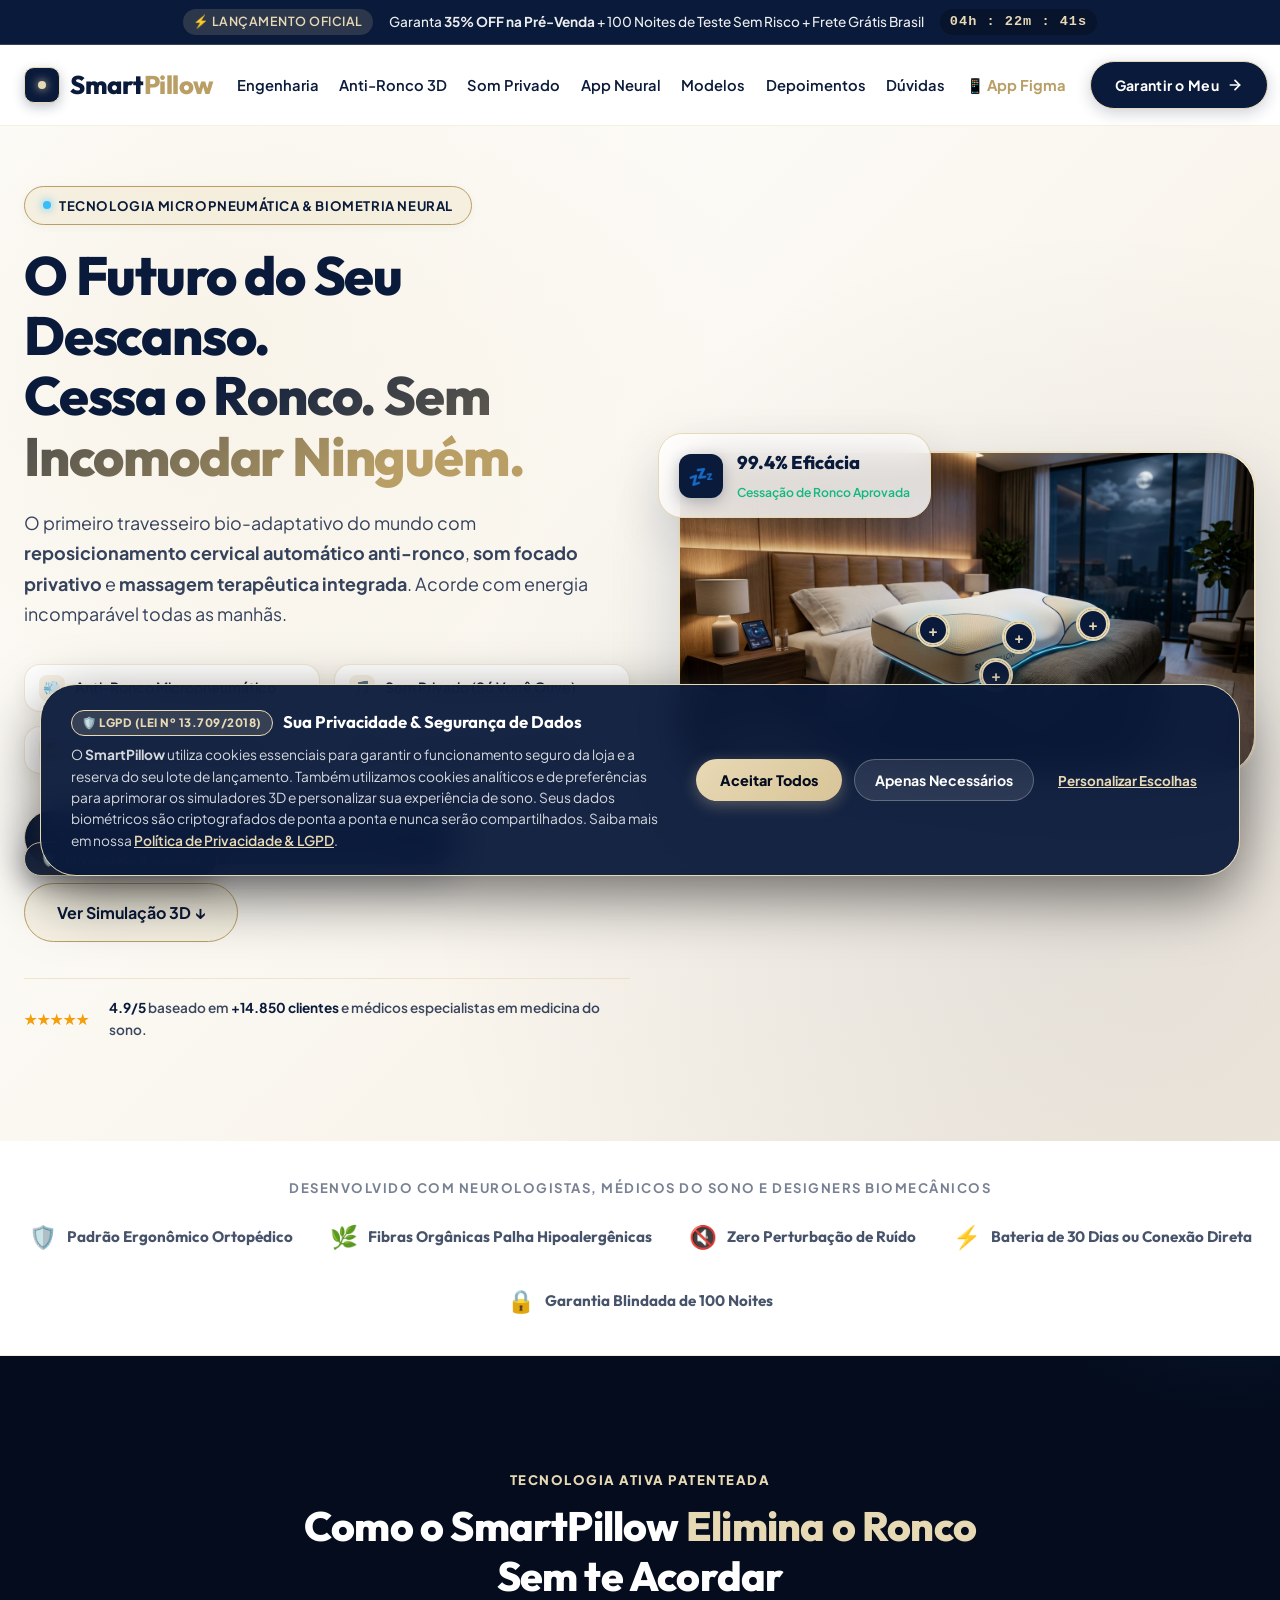
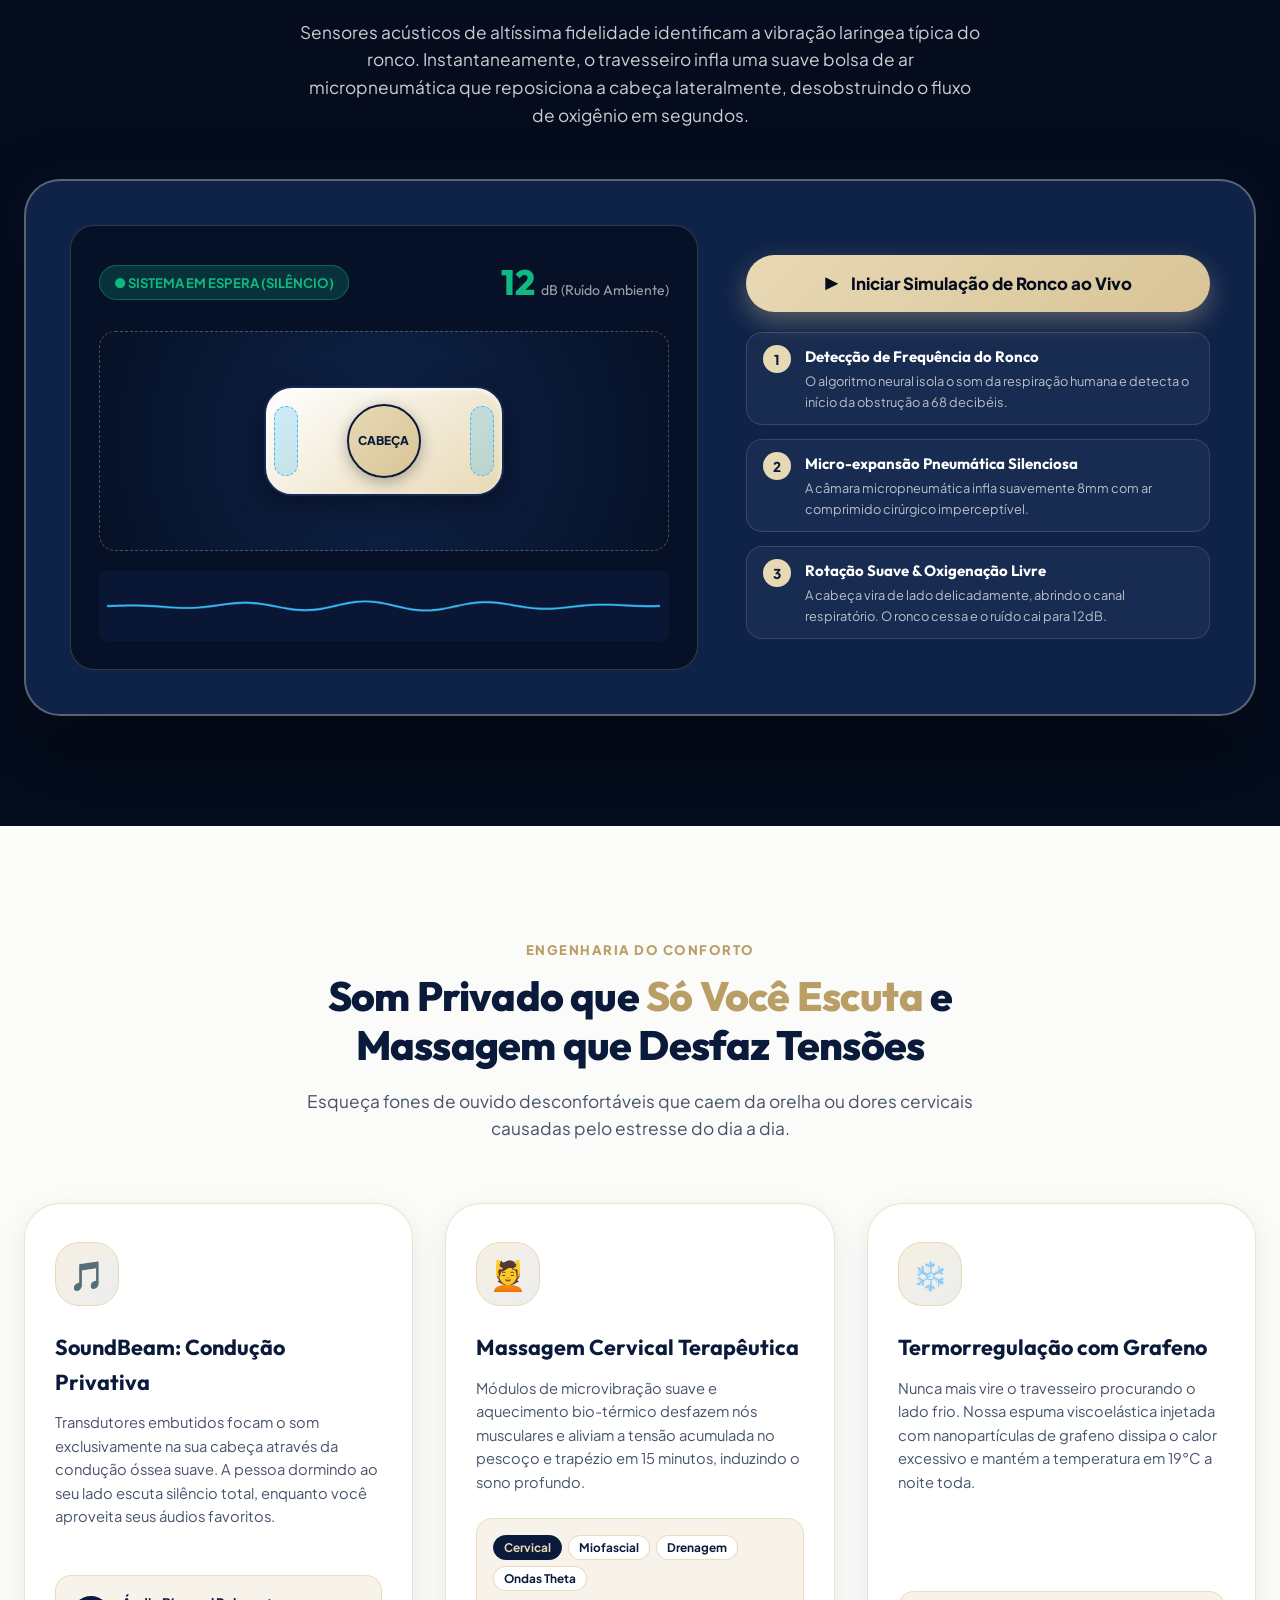
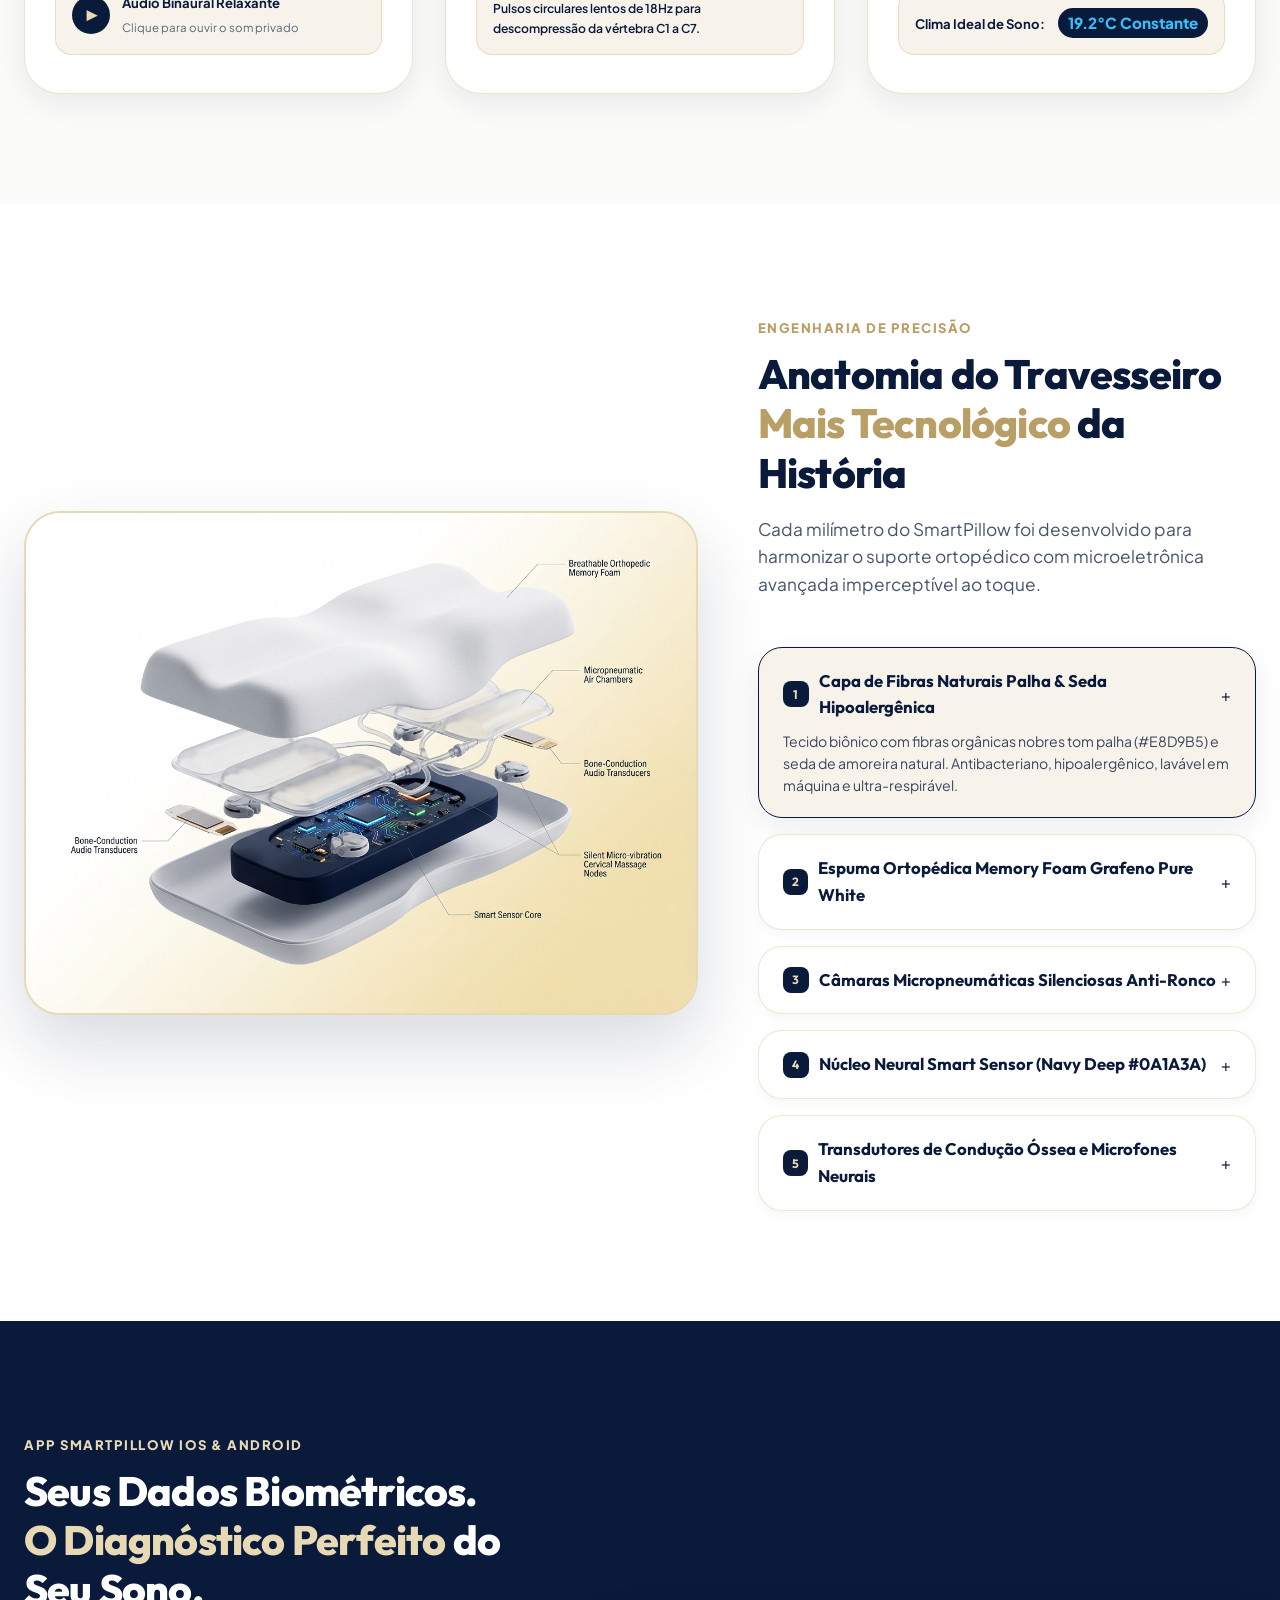
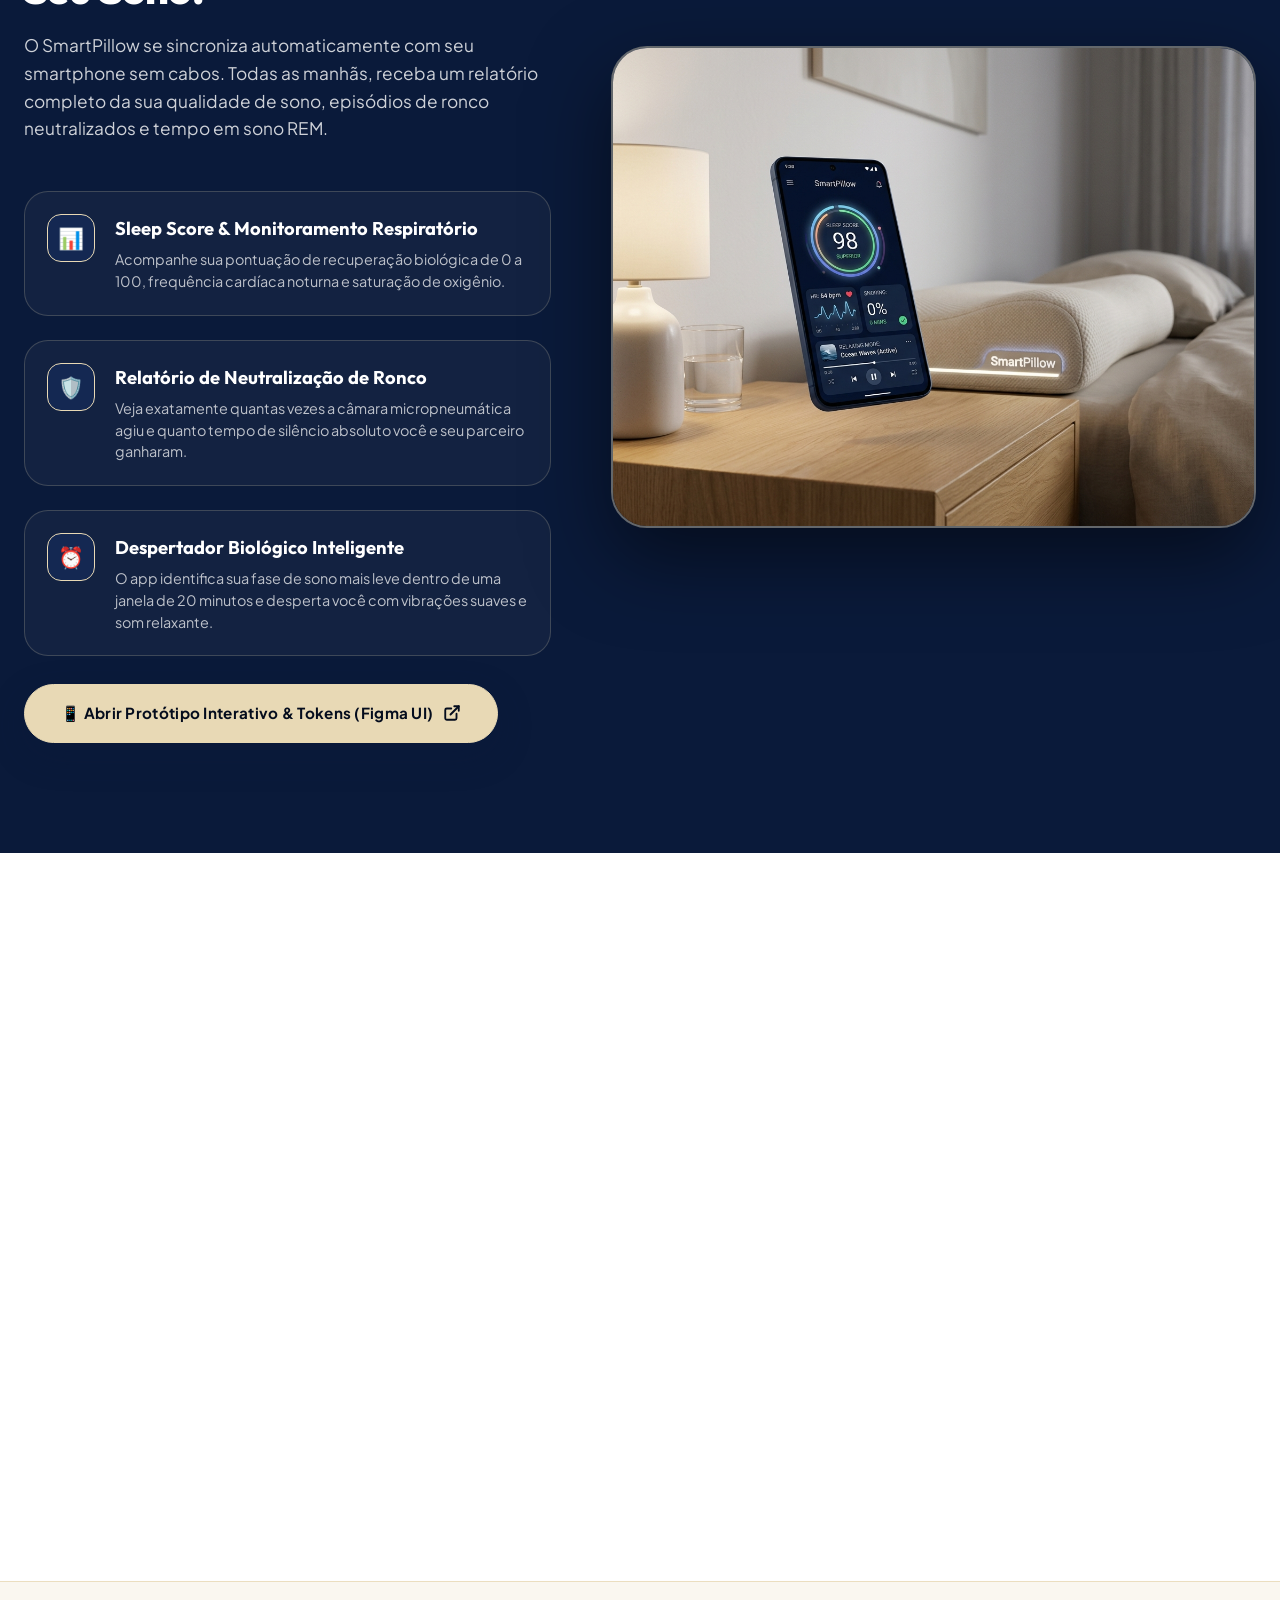
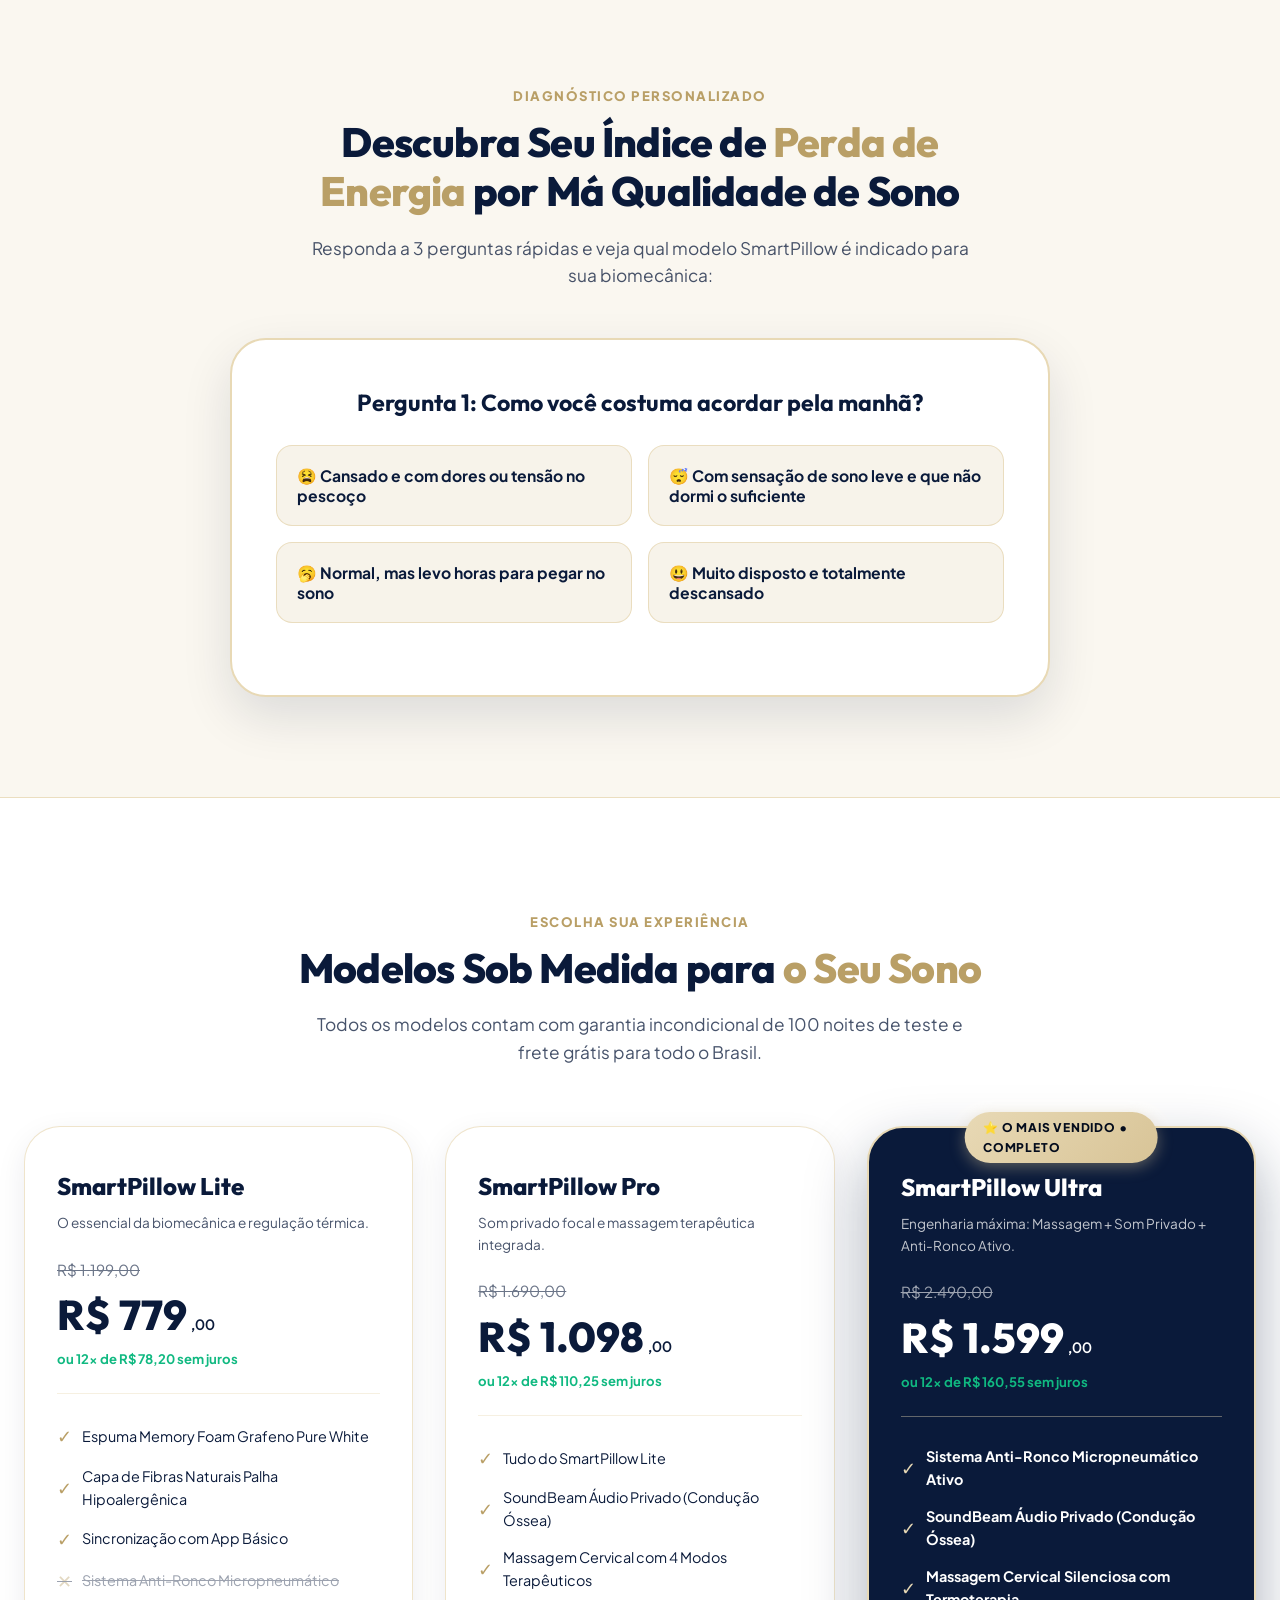
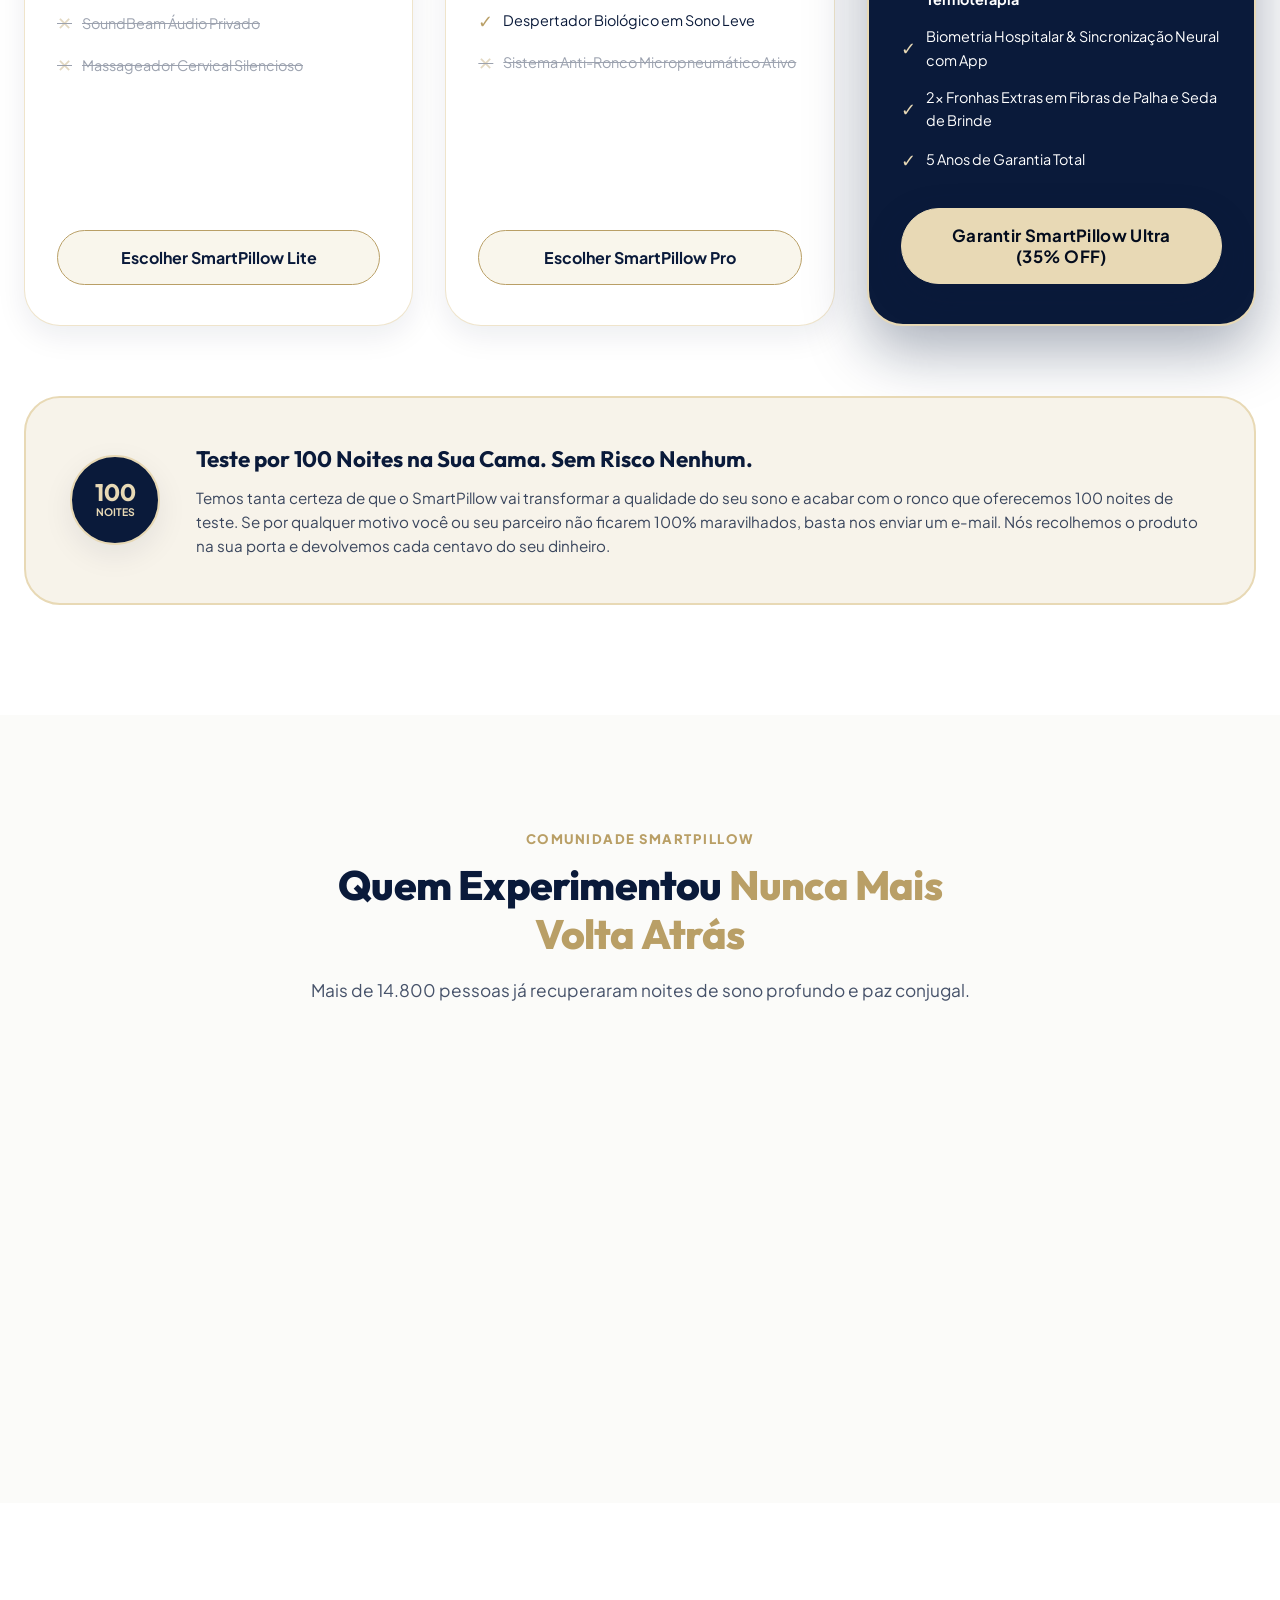
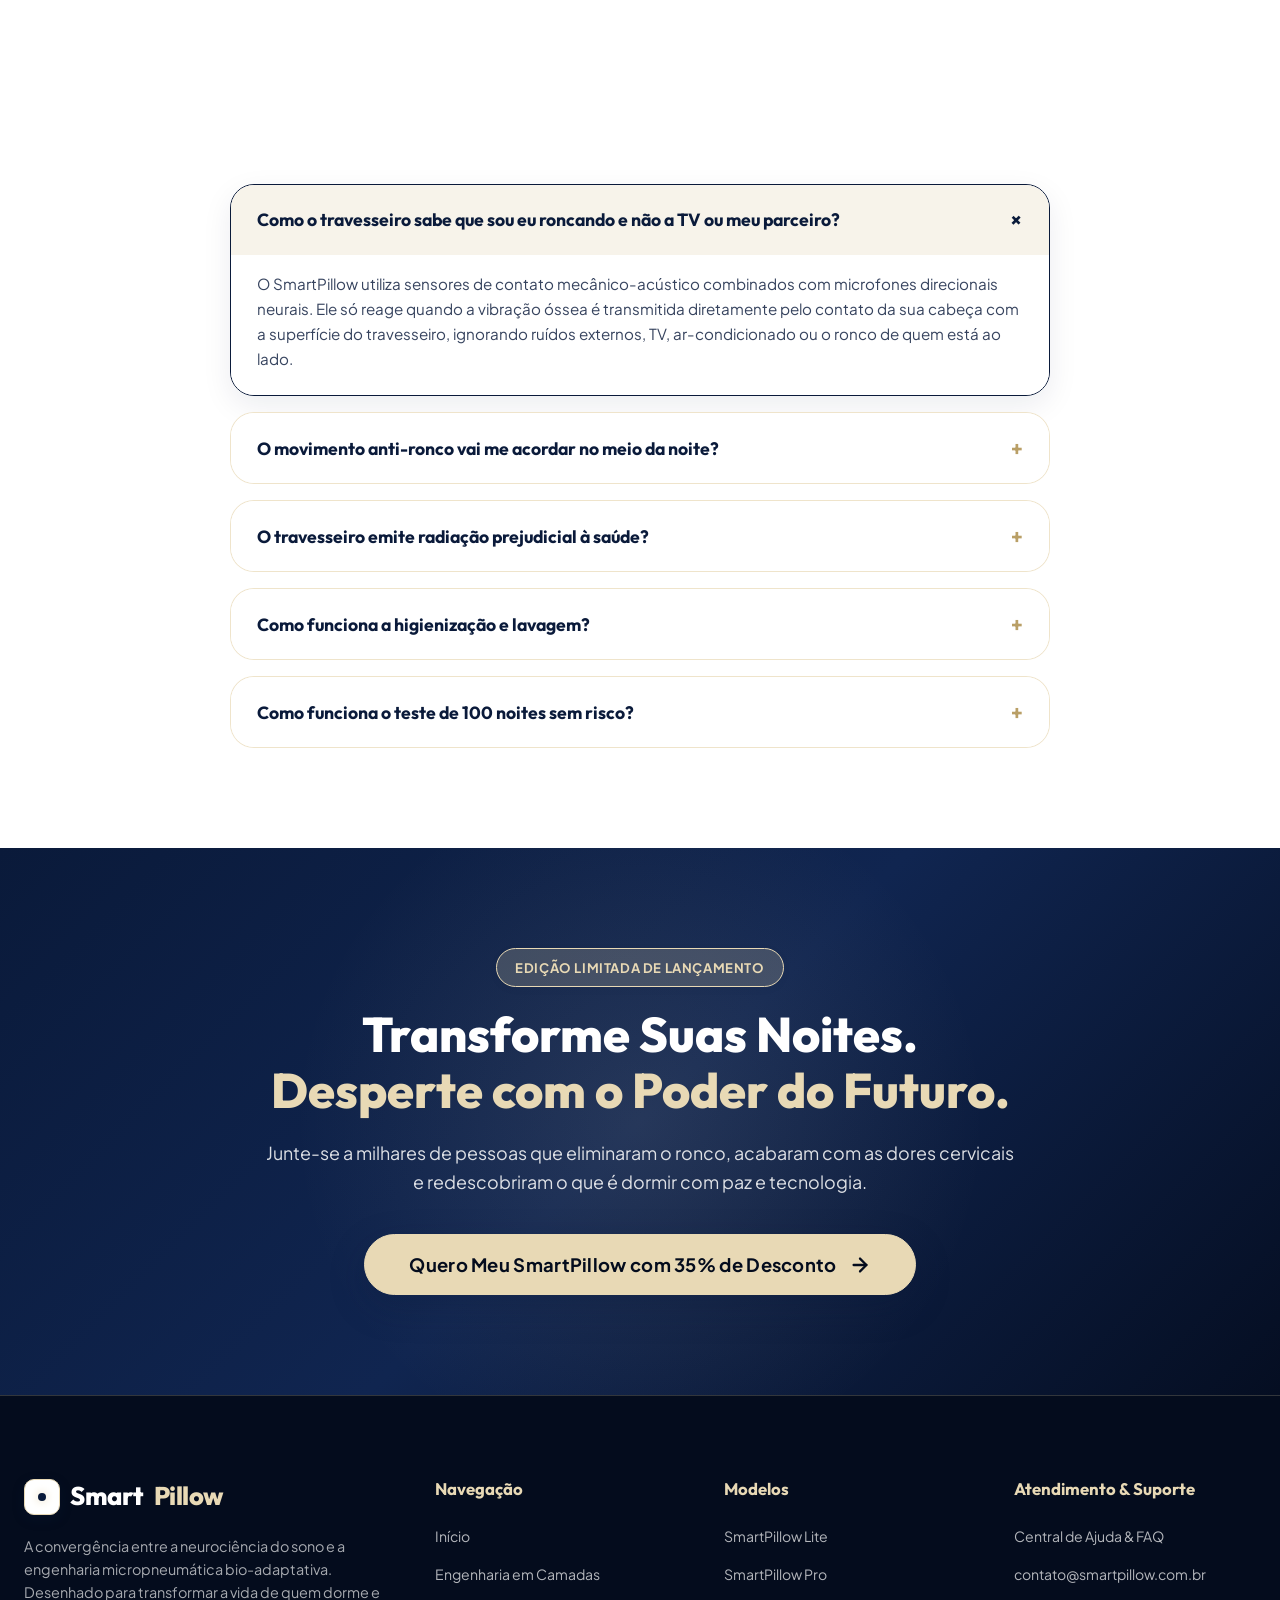
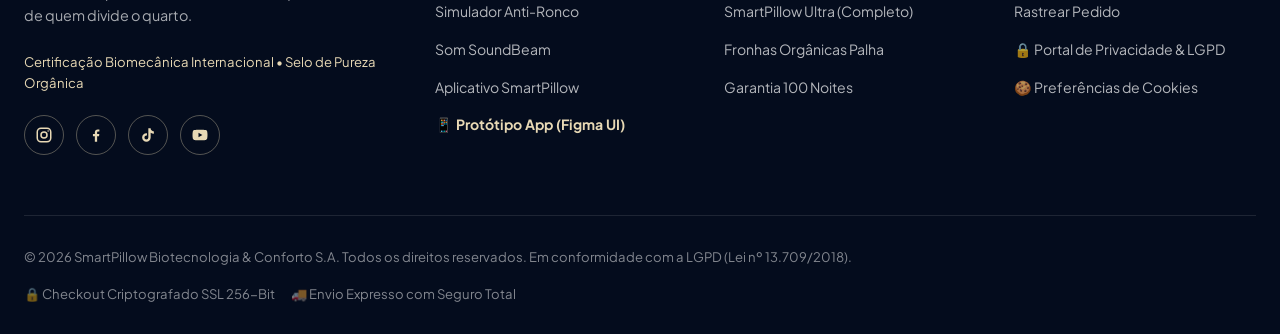
<file: index.html>
<!DOCTYPE html>
<html lang="pt-BR">
<head>
  <meta charset="UTF-8">
  <meta name="viewport" content="width=device-width, initial-scale=1.0">
  <meta name="description" content="Conheça o SmartPillow: o travesseiro inteligente com sistema ativo anti-ronco micropneumático, som privativo de condução óssea, massageador cervical e sincronização com aplicativo de biometria do sono. 100 Noites de Teste Sem Risco.">
  <meta name="keywords" content="SmartPillow, travesseiro inteligente, parar de roncar, travesseiro anti-ronco, sono reparador, condução óssea, biometria do sono, massagem cervical">
  <title>SmartPillow | O Futuro do Sono Restaurador com Tecnologia Anti-Ronco</title>
  <link rel="icon" type="image/svg+xml" href="assets/images/favicon.svg">

  <!-- Google tag (gtag.js) — Google Ads, com Consent Mode v2 (LGPD) -->
  <script>
    window.dataLayer = window.dataLayer || [];
    function gtag(){dataLayer.push(arguments);}
    (function () {
      // Tudo negado por padrão; restaura a escolha já salva no banner de cookies
      var prefs = {};
      try { prefs = JSON.parse(localStorage.getItem('smartpillow_cookie_preferences')) || {}; } catch (e) {}
      var mkt = prefs.marketing ? 'granted' : 'denied';
      gtag('consent', 'default', {
        ad_storage: mkt,
        ad_user_data: mkt,
        ad_personalization: mkt,
        analytics_storage: prefs.analytics ? 'granted' : 'denied',
        wait_for_update: 500
      });
    })();
    gtag('js', new Date());
    gtag('config', 'AW-18539323021');
  </script>
  <script async src="https://www.googletagmanager.com/gtag/js?id=AW-18539323021"></script>

  <!-- Google Fonts Preconnect -->
  <link rel="preconnect" href="https://fonts.googleapis.com">
  <link rel="preconnect" href="https://fonts.gstatic.com" crossorigin>
  <link href="https://fonts.googleapis.com/css2?family=Outfit:wght@300;400;500;600;700;800;900&family=Plus+Jakarta+Sans:wght@300;400;500;600;700&display=swap" rel="stylesheet">

  <!-- Estilos Principais -->
  <link rel="stylesheet" href="css/style.css">
</head>
<body>

  <!-- ===================================================================
       1. TOP URGENCY ANNOUNCEMENT BAR
       =================================================================== -->
  <aside class="top-banner" aria-label="Aviso de Oferta Limitada">
    <div class="top-banner-highlight">⚡ LANÇAMENTO OFICIAL</div>
    <div class="top-banner-text">
      Garanta <strong>35% OFF na Pré-Venda</strong> + 100 Noites de Teste Sem Risco + Frete Grátis Brasil
    </div>
    <div class="countdown-box" id="offerCountdown">04h : 22m : 45s</div>
  </aside>

  <!-- ===================================================================
       2. HEADER & NAVEGAÇÃO GLASSMORPHIC
       =================================================================== -->
  <header class="header" id="mainHeader">
    <div class="container header-container">
      <a href="#hero" class="logo" aria-label="SmartPillow Página Inicial">
        <div class="logo-icon">
          <div class="logo-dot"></div>
        </div>
        <div class="logo-text">Smart<span>Pillow</span></div>
      </a>

      <nav aria-label="Navegação Principal">
        <ul class="nav-menu">
          <li><a href="#tecnologia" class="nav-link">Engenharia</a></li>
          <li><a href="#anti-ronco" class="nav-link">Anti-Ronco 3D</a></li>
          <li><a href="#audio-privado" class="nav-link">Som Privado</a></li>
          <li><a href="#app" class="nav-link">App Neural</a></li>
          <li><a href="#modelos" class="nav-link">Modelos</a></li>
          <li><a href="#depoimentos" class="nav-link">Depoimentos</a></li>
          <li><a href="#faq" class="nav-link">Dúvidas</a></li>
          <li><a href="figma-prototype.html" target="_blank" class="nav-link" style="color: var(--straw-dark); font-weight: 700;">📱 App Figma</a></li>
        </ul>
      </nav>

      <div class="nav-actions">
        <a href="#modelos" class="btn-header" data-open-checkout data-model-target="ultra">
          <span>Garantir o Meu</span>
          <svg width="16" height="16" viewBox="0 0 24 24" fill="none" stroke="currentColor" stroke-width="2.5" stroke-linecap="round" stroke-linejoin="round"><line x1="5" y1="12" x2="19" y2="12"></line><polyline points="12 5 19 12 12 19"></polyline></svg>
        </a>
      </div>
    </div>
  </header>

  <!-- ===================================================================
       3. HERO SECTION CINEMÁTICA
       =================================================================== -->
  <main id="main-content">
    <section class="hero-section" id="hero">
      <div class="hero-mesh-bg"></div>
      <div class="container hero-container">
        
        <!-- Texto & Conversão -->
        <div class="hero-content" data-reveal>
          <div class="badge-tech">
            <span class="badge-pulse"></span>
            Tecnologia Micropneumática & Biometria Neural
          </div>

          <h1 class="hero-title">
            O Futuro do Seu Descanso. <br>
            <span class="text-gradient">Cessa o Ronco. Sem Incomodar Ninguém.</span>
          </h1>

          <p class="hero-subtitle">
            O primeiro travesseiro bio-adaptativo do mundo com <strong>reposicionamento cervical automático anti-ronco</strong>, <strong>som focado privativo</strong> e <strong>massagem terapêutica integrada</strong>. Acorde com energia incomparável todas as manhãs.
          </p>

          <div class="hero-features-quick">
            <div class="quick-pill">
              <div class="quick-icon">💨</div>
              <span>Anti-Ronco Micropneumático</span>
            </div>
            <div class="quick-pill">
              <div class="quick-icon">🎵</div>
              <span>Som Privado (Só Você Ouve)</span>
            </div>
            <div class="quick-pill">
              <div class="quick-icon">💆</div>
              <span>Massagem Cervical Silenciosa</span>
            </div>
            <div class="quick-pill">
              <div class="quick-icon">📱</div>
              <span>Sincronização com App Neural</span>
            </div>
          </div>

          <div class="hero-cta-group">
            <button type="button" class="btn-primary" data-open-checkout data-model-target="ultra" id="heroPrimaryCta">
              <span>Experimentar por 100 Noites Sem Risco</span>
              <svg width="20" height="20" viewBox="0 0 24 24" fill="none" stroke="currentColor" stroke-width="2.5" stroke-linecap="round" stroke-linejoin="round"><path d="M5 12h14M12 5l7 7-7 7"/></svg>
            </button>
            <a href="#anti-ronco" class="btn-secondary">
              <span>Ver Simulação 3D ↓</span>
            </a>
          </div>

          <div class="hero-guarantee">
            <div class="rating-stars" aria-label="Avaliação 4.9 de 5 estrelas">
              ★★★★★
            </div>
            <div class="rating-text">
              <strong>4.9/5</strong> baseado em <strong>+14.850 clientes</strong> e médicos especialistas em medicina do sono.
            </div>
          </div>
        </div>

        <!-- Visual 3D com Hotspots Interativos -->
        <div class="hero-visual" data-reveal>
          <div class="hero-image-wrapper">
            <img src="assets/images/hero-pillow.jpg" alt="SmartPillow - Travesseiro inteligente em quarto moderno minimalista com iluminação suave e contornos ergonômicos" width="1280" height="720">

            <!-- Hotspots Interativos Holográficos -->
            <div class="hotspot hotspot-1" tabindex="0" role="button" aria-label="Detalhe: Bolsa Micropneumática Anti-Ronco">
              <div class="hotspot-trigger">+</div>
              <div class="hotspot-card">
                <div style="display: flex; align-items: center; justify-content: space-between; margin-bottom: 4px;">
                  <h4>Bolsa Micropneumática</h4>
                  <button type="button" class="hotspot-close-btn" aria-label="Fechar">&times;</button>
                </div>
                <p>Infla sutilmente 8mm ao menor ruído de ronco, inclinando a cabeça para desobstruir as vias respiratórias sem te acordar.</p>
              </div>
            </div>

            <div class="hotspot hotspot-2" tabindex="0" role="button" aria-label="Detalhe: Massagem Cervical Silenciosa">
              <div class="hotspot-trigger">+</div>
              <div class="hotspot-card">
                <div style="display: flex; align-items: center; justify-content: space-between; margin-bottom: 4px;">
                  <h4>Matriz de Massagem Cervical</h4>
                  <button type="button" class="hotspot-close-btn" aria-label="Fechar">&times;</button>
                </div>
                <p>Nódulos de micro-pulso de baixa frequência aliviam dores e nós musculares do pescoço em 15 minutos.</p>
              </div>
            </div>

            <div class="hotspot hotspot-3" tabindex="0" role="button" aria-label="Detalhe: Alto-falantes Privados Focalizados">
              <div class="hotspot-trigger">+</div>
              <div class="hotspot-card">
                <div style="display: flex; align-items: center; justify-content: space-between; margin-bottom: 4px;">
                  <h4>SoundBeam Áudio Focal</h4>
                  <button type="button" class="hotspot-close-btn" aria-label="Fechar">&times;</button>
                </div>
                <p>Condução acústica privativa. Escute meditações, sons da chuva e podcasts sem precisar de fones de ouvido e sem incomodar quem divide a cama.</p>
              </div>
            </div>

            <div class="hotspot hotspot-4" tabindex="0" role="button" aria-label="Detalhe: Biometria Neural BLE 5.4">
              <div class="hotspot-trigger">+</div>
              <div class="hotspot-card">
                <div style="display: flex; align-items: center; justify-content: space-between; margin-bottom: 4px;">
                  <h4>Sensor Neural Bio-Sleep</h4>
                  <button type="button" class="hotspot-close-btn" aria-label="Fechar">&times;</button>
                </div>
                <p>Mede frequência cardíaca, ciclos de sono profundo e respiração com precisão hospitalar, sem emitir radiação danosa.</p>
              </div>
            </div>
          </div>

          <!-- Live Floating Stat Card -->
          <div class="hero-floating-stat">
            <div class="stat-icon-glow">💤</div>
            <div class="stat-text">
              <h5>99.4% Eficácia</h5>
              <span>Cessação de Ronco Aprovada</span>
            </div>
          </div>
        </div>

      </div>
    </section>

    <!-- ===================================================================
         4. TRUST STRIP & CHANCELAS
         =================================================================== -->
    <section class="trust-strip" aria-label="Reconhecimento e Chancelas">
      <div class="container">
        <p class="trust-label">Desenvolvido com neurologistas, médicos do sono e designers biomecânicos</p>
        <div class="trust-badges">
          <div class="trust-item"><span class="trust-icon">🛡️</span> Padrão Ergonômico Ortopédico</div>
          <div class="trust-item"><span class="trust-icon">🌿</span> Fibras Orgânicas Palha Hipoalergênicas</div>
          <div class="trust-item"><span class="trust-icon">🔇</span> Zero Perturbação de Ruído</div>
          <div class="trust-item"><span class="trust-icon">⚡</span> Bateria de 30 Dias ou Conexão Direta</div>
          <div class="trust-item"><span class="trust-icon">🔒</span> Garantia Blindada de 100 Noites</div>
        </div>
      </div>
    </section>

    <!-- ===================================================================
         5. SHOWSTOPPER: LABORATÓRIO INTERATIVO ANTI-RONCO 3D
         =================================================================== -->
    <section class="lab-section" id="anti-ronco">
      <div class="container">
        <div class="text-center mx-auto" style="max-width: 720px; margin-bottom: 50px;" data-reveal>
          <span class="section-tag" style="color: var(--straw);">Tecnologia Ativa Patenteada</span>
          <h2 class="section-title light">Como o SmartPillow <span class="highlight">Elimina o Ronco</span> Sem te Acordar</h2>
          <p class="section-subtitle light mx-auto">
            Sensores acústicos de altíssima fidelidade identificam a vibração laringea típica do ronco. Instantaneamente, o travesseiro infla uma suave bolsa de ar micropneumática que reposiciona a cabeça lateralmente, desobstruindo o fluxo de oxigênio em segundos.
          </p>
        </div>

        <div class="lab-simulator-card" data-reveal>
          <!-- Palco do Simulador -->
          <div class="sim-stage">
            <div class="sim-header">
              <div class="sim-badge-status" id="simStatusBadge">
                ● SISTEMA EM ESPERA (SILÊNCIO)
              </div>
              <div class="sim-decibel-meter">
                <span class="sim-db-val" id="simDbValue">12</span>
                <span class="sim-db-unit">dB (Ruído Ambiente)</span>
              </div>
            </div>

            <!-- Animação do Travesseiro e Cabeça -->
            <div class="pillow-animation-box">
              <div class="pillow-schematic" id="pillowSchematic">
                <div class="airbag-left"></div>
                <div class="head-avatar" id="headAvatar">CABEÇA</div>
                <div class="airbag-right"></div>
              </div>
            </div>

            <!-- Gráfico de Frequência Sonora em Canvas -->
            <div class="waveform-canvas-container">
              <canvas id="soundWaveCanvas"></canvas>
            </div>
          </div>

          <!-- Controles e Passos -->
          <div class="sim-controls">
            <button type="button" class="sim-btn-trigger" id="btnTriggerSimulation">
              <span>▶</span> Iniciar Simulação de Ronco ao Vivo
            </button>

            <ul class="sim-step-list">
              <li class="sim-step-item" id="simStep1">
                <div class="sim-step-num">1</div>
                <div class="sim-step-desc">
                  <h5>Detecção de Frequência do Ronco</h5>
                  <p>O algoritmo neural isola o som da respiração humana e detecta o início da obstrução a 68 decibéis.</p>
                </div>
              </li>
              <li class="sim-step-item" id="simStep2">
                <div class="sim-step-num">2</div>
                <div class="sim-step-desc">
                  <h5>Micro-expansão Pneumática Silenciosa</h5>
                  <p>A câmara micropneumática infla suavemente 8mm com ar comprimido cirúrgico imperceptível.</p>
                </div>
              </li>
              <li class="sim-step-item" id="simStep3">
                <div class="sim-step-num">3</div>
                <div class="sim-step-desc">
                  <h5>Rotação Suave & Oxigenação Livre</h5>
                  <p>A cabeça vira de lado delicadamente, abrindo o canal respiratório. O ronco cessa e o ruído cai para 12dB.</p>
                </div>
              </li>
            </ul>
          </div>
        </div>
      </div>
    </section>

    <!-- ===================================================================
         6. SOM PRIVADO & MASSAGEM CERVICAL TERAPÊUTICA
         =================================================================== -->
    <section class="features-grid-section" id="audio-privado">
      <div class="container">
        <div class="text-center mx-auto" style="max-width: 720px; margin-bottom: 60px;" data-reveal>
          <span class="section-tag">Engenharia do Conforto</span>
          <h2 class="section-title">Som Privado que <span class="highlight">Só Você Escuta</span> e Massagem que Desfaz Tensões</h2>
          <p class="section-subtitle mx-auto">
            Esqueça fones de ouvido desconfortáveis que caem da orelha ou dores cervicais causadas pelo estresse do dia a dia.
          </p>
        </div>

        <div class="tech-cards-grid">
          
          <!-- Card 1: SoundBeam Audio -->
          <article class="tech-card" data-reveal>
            <div class="card-icon-wrap">🎵</div>
            <h3>SoundBeam: Condução Privativa</h3>
            <p>
              Transdutores embutidos focam o som exclusivamente na sua cabeça através da condução óssea suave. A pessoa dormindo ao seu lado escuta silêncio total, enquanto você aproveita seus áudios favoritos.
            </p>
            <div class="card-interactive-preview">
              <div class="sound-demo-box">
                <button type="button" class="sound-play-btn" id="soundPlayBtn" aria-label="Testar Som Privado">▶</button>
                <div class="sound-info">
                  <h6>Áudio Binaural Relaxante</h6>
                  <span id="soundStatusText">Clique para ouvir o som privado</span>
                </div>
              </div>
            </div>
          </article>

          <!-- Card 2: Massagem Cervical -->
          <article class="tech-card" data-reveal>
            <div class="card-icon-wrap">💆</div>
            <h3>Massagem Cervical Terapêutica</h3>
            <p>
              Módulos de microvibração suave e aquecimento bio-térmico desfazem nós musculares e aliviam a tensão acumulada no pescoço e trapézio em 15 minutos, induzindo o sono profundo.
            </p>
            <div class="card-interactive-preview">
              <div class="massage-modes" style="margin-bottom: 8px;">
                <button type="button" class="mode-pill active" data-mode="cervical">Cervical</button>
                <button type="button" class="mode-pill" data-mode="miofascial">Miofascial</button>
                <button type="button" class="mode-pill" data-mode="drenagem">Drenagem</button>
                <button type="button" class="mode-pill" data-mode="theta">Ondas Theta</button>
              </div>
              <div id="activeMassageDesc" style="font-size: 0.76rem; color: var(--navy); font-weight: 600;">
                Pulsos circulares lentos de 18Hz para descompressão da vértebra C1 a C7.
              </div>
            </div>
          </article>

          <!-- Card 3: Espuma Memória Grafeno -->
          <article class="tech-card" data-reveal>
            <div class="card-icon-wrap">❄️</div>
            <h3>Termorregulação com Grafeno</h3>
            <p>
              Nunca mais vire o travesseiro procurando o lado frio. Nossa espuma viscoelástica injetada com nanopartículas de grafeno dissipa o calor excessivo e mantém a temperatura em 19°C a noite toda.
            </p>
            <div class="card-interactive-preview">
              <div style="display: flex; align-items: center; justify-content: space-between;">
                <span style="font-size: 0.82rem; font-weight: 700; color: var(--navy);">Clima Ideal de Sono:</span>
                <span style="font-size: 0.95rem; font-weight: 800; color: var(--tech-cyan); background: var(--navy); padding: 3px 10px; border-radius: 999px;">19.2°C Constante</span>
              </div>
            </div>
          </article>

        </div>
      </div>
    </section>

    <!-- ===================================================================
         7. EXPLODED TECH SECTION (ENGENHARIA BIOMÉDICA EM CAMADAS)
         =================================================================== -->
    <section class="exploded-section" id="tecnologia">
      <div class="container">
        <div class="exploded-grid">
          
          <!-- Imagem Explodida com Rótulos de Alta Resolução -->
          <div class="exploded-image-holder" data-reveal>
            <img src="assets/images/internal-tech.jpg" alt="Visão técnica explodida do SmartPillow revelando as camadas ortopédicas de grafeno, bolsas micropneumáticas e circuito neural" width="1024" height="768">
          </div>

          <!-- Acordeon Técnico Interativo -->
          <div class="exploded-content" data-reveal>
            <span class="section-tag">Engenharia de Precisão</span>
            <h2 class="section-title">Anatomia do Travesseiro <span class="highlight">Mais Tecnológico</span> da História</h2>
            <p class="section-subtitle">
              Cada milímetro do SmartPillow foi desenvolvido para harmonizar o suporte ortopédico com microeletrônica avançada imperceptível ao toque.
            </p>

            <div class="layer-accordion">
              <div class="layer-item active">
                <div class="layer-header">
                  <h4><span class="layer-num">1</span> Capa de Fibras Naturais Palha & Seda Hipoalergênica</h4>
                  <span>+</span>
                </div>
                <div class="layer-body">
                  Tecido biônico com fibras orgânicas nobres tom palha (#E8D9B5) e seda de amoreira natural. Antibacteriano, hipoalergênico, lavável em máquina e ultra-respirável.
                </div>
              </div>

              <div class="layer-item">
                <div class="layer-header">
                  <h4><span class="layer-num">2</span> Espuma Ortopédica Memory Foam Grafeno Pure White</h4>
                  <span>+</span>
                </div>
                <div class="layer-body">
                  Contorno anatômico em branco puro (#FFFFFF) que alinha a coluna cervical instantaneamente, aliviando 93% dos pontos de pressão na nuca e ombros.
                </div>
              </div>

              <div class="layer-item">
                <div class="layer-header">
                  <h4><span class="layer-num">3</span> Câmaras Micropneumáticas Silenciosas Anti-Ronco</h4>
                  <span>+</span>
                </div>
                <div class="layer-body">
                  Bolsas de ar micro-moldadas que se expandem com microbombas piezoelétricas de emissão sonora abaixo de 5 decibéis (inaudível ao ouvido humano).
                </div>
              </div>

              <div class="layer-item">
                <div class="layer-header">
                  <h4><span class="layer-num">4</span> Núcleo Neural Smart Sensor (Navy Deep #0A1A3A)</h4>
                  <span>+</span>
                </div>
                <div class="layer-body">
                  Coração computacional com chip BLE 5.4 de ultra-baixa emissão EMF (menor que um relógio de pulso). Monitora respiração, batimentos e oxigenação sanguínea.
                </div>
              </div>

              <div class="layer-item">
                <div class="layer-header">
                  <h4><span class="layer-num">5</span> Transdutores de Condução Óssea e Microfones Neurais</h4>
                  <span>+</span>
                </div>
                <div class="layer-body">
                  Conduzem frequências de áudio através das camadas de espuma diretamente para o canal auditivo do usuário com isolamento acústico lateral de 100%.
                </div>
              </div>
            </div>
          </div>

        </div>
      </div>
    </section>

    <!-- ===================================================================
         8. SINCRONIZAÇÃO EM TEMPO REAL COM O APP (ECOSSISTEMA)
         =================================================================== -->
    <section class="app-section" id="app">
      <div class="container">
        <div class="app-grid">
          
          <div class="app-info-col" data-reveal>
            <span class="section-tag" style="color: var(--straw);">App SmartPillow iOS & Android</span>
            <h2 class="section-title light">Seus Dados Biométricos. <br><span class="highlight">O Diagnóstico Perfeito</span> do Seu Sono.</h2>
            <p class="section-subtitle light">
              O SmartPillow se sincroniza automaticamente com seu smartphone sem cabos. Todas as manhãs, receba um relatório completo da sua qualidade de sono, episódios de ronco neutralizados e tempo em sono REM.
            </p>

            <div class="app-feature-list">
              <div class="app-feature-card">
                <div class="app-icon">📊</div>
                <div class="app-info">
                  <h4>Sleep Score & Monitoramento Respiratório</h4>
                  <p>Acompanhe sua pontuação de recuperação biológica de 0 a 100, frequência cardíaca noturna e saturação de oxigênio.</p>
                </div>
              </div>

              <div class="app-feature-card">
                <div class="app-icon">🛡️</div>
                <div class="app-info">
                  <h4>Relatório de Neutralização de Ronco</h4>
                  <p>Veja exatamente quantas vezes a câmara micropneumática agiu e quanto tempo de silêncio absoluto você e seu parceiro ganharam.</p>
                </div>
              </div>

              <div class="app-feature-card">
                <div class="app-icon">⏰</div>
                <div class="app-info">
                  <h4>Despertador Biológico Inteligente</h4>
                  <p>O app identifica sua fase de sono mais leve dentro de uma janela de 20 minutos e desperta você com vibrações suaves e som relaxante.</p>
                </div>
              </div>
            </div>

            <div style="margin-top: 28px;">
              <a href="figma-prototype.html" target="_blank" class="btn-primary" style="background: var(--straw); color: var(--navy-dark); gap: 10px; font-size: 0.95rem; display: inline-flex;">
                <span>📱 Abrir Protótipo Interativo & Tokens (Figma UI)</span>
                <svg width="18" height="18" viewBox="0 0 24 24" fill="none" stroke="currentColor" stroke-width="2.5" stroke-linecap="round" stroke-linejoin="round"><path d="M18 13v6a2 2 0 0 1-2 2H5a2 2 0 0 1-2-2V8a2 2 0 0 1 2-2h6"></path><polyline points="15 3 21 3 21 9"></polyline><line x1="10" y1="14" x2="21" y2="3"></line></svg>
              </a>
            </div>
          </div>

          <div class="app-image-holder" data-reveal>
            <img src="assets/images/app-sync.jpg" alt="Aplicativo do SmartPillow aberto em smartphone moderno mostrando Sleep Score 98 e estatísticas ao lado do travesseiro" width="1024" height="768">
          </div>

        </div>
      </div>
    </section>

    <!-- ===================================================================
         9. TRANQUILIDADE DO CASAL (LIFESTYLE)
         =================================================================== -->
    <section class="lifestyle-section" id="harmonia">
      <div class="container">
        <div class="lifestyle-container">
          
          <div class="lifestyle-img-wrap" data-reveal>
            <img src="assets/images/lifestyle-peace.jpg" alt="Casal dormindo em harmonia total em quarto contemporâneo, sem ruído de ronco graças ao SmartPillow" width="1280" height="720">
            <div class="lifestyle-quotes">
              <p>"Depois de 8 anos dormindo em quartos separados pelo ronco, o SmartPillow devolveu a paz e o casamento para a nossa cama."</p>
              <span>— Mariana & Lucas V., São Paulo</span>
            </div>
          </div>

          <div class="lifestyle-copy" data-reveal>
            <span class="section-tag">Paz para Quem Dorme Junto</span>
            <h2 class="section-title">O Fim das Noites Mal Dormidas. <br><span class="highlight">Harmonia Absoluta no Quarto.</span></h2>
            <p class="section-subtitle">
              Mais de 62% das separações e conflitos de casais têm relação com noites mal dormidas, ronco ou incômodo com barulhos de celular na cama.
            </p>
            <ul style="list-style: none; display: flex; flex-direction: column; gap: 14px; margin-bottom: 30px;">
              <li style="display: flex; align-items: center; gap: 10px; font-weight: 600; color: var(--navy);">
                <span style="color: var(--straw-dark); font-size: 1.2rem;">✓</span>
                Seu parceiro dorme a noite inteira sem acordar assustado com barulhos.
              </li>
              <li style="display: flex; align-items: center; gap: 10px; font-weight: 600; color: var(--navy);">
                <span style="color: var(--straw-dark); font-size: 1.2rem;">✓</span>
                Você escuta seus podcasts e relaxamentos sem fios ou fones desconfortáveis.
              </li>
              <li style="display: flex; align-items: center; gap: 10px; font-weight: 600; color: var(--navy);">
                <span style="color: var(--straw-dark); font-size: 1.2rem;">✓</span>
                Zero aparelhos barulhentos como CPAP ou fitas bucais invasivas.
              </li>
            </ul>
            <button type="button" class="btn-primary" data-open-checkout data-model-target="ultra">
              <span>Garantir Noites Silenciosas Agora</span>
              <svg width="20" height="20" viewBox="0 0 24 24" fill="none" stroke="currentColor" stroke-width="2.5" stroke-linecap="round" stroke-linejoin="round"><path d="M5 12h14M12 5l7 7-7 7"/></svg>
            </button>
          </div>

        </div>
      </div>
    </section>

    <!-- ===================================================================
         10. QUIZ & CALCULADORA DO IMPACTO DO SONO
         =================================================================== -->
    <section class="quiz-section" id="quiz">
      <div class="container">
        <div class="text-center mx-auto" style="max-width: 680px; margin-bottom: 40px;" data-reveal>
          <span class="section-tag">Diagnóstico Personalizado</span>
          <h2 class="section-title">Descubra Seu Índice de <span class="highlight">Perda de Energia</span> por Má Qualidade de Sono</h2>
          <p class="section-subtitle mx-auto">Responda a 3 perguntas rápidas e veja qual modelo SmartPillow é indicado para sua biomecânica:</p>
        </div>

        <div class="quiz-card" data-reveal>
          <!-- Passo 1 -->
          <div class="quiz-step active" id="quizStep1">
            <h3>Pergunta 1: Como você costuma acordar pela manhã?</h3>
            <div class="quiz-options">
              <button type="button" class="quiz-opt-btn" data-weight="3">😫 Cansado e com dores ou tensão no pescoço</button>
              <button type="button" class="quiz-opt-btn" data-weight="2">😴 Com sensação de sono leve e que não dormi o suficiente</button>
              <button type="button" class="quiz-opt-btn" data-weight="1">🥱 Normal, mas levo horas para pegar no sono</button>
              <button type="button" class="quiz-opt-btn" data-weight="0">😃 Muito disposto e totalmente descansado</button>
            </div>
          </div>

          <!-- Passo 2 -->
          <div class="quiz-step" id="quizStep2">
            <h3>Pergunta 2: Você ou quem dorme com você reclama de ronco?</h3>
            <div class="quiz-options">
              <button type="button" class="quiz-opt-btn" data-weight="3">📢 Sim, quase todas as noites e incomoda muito</button>
              <button type="button" class="quiz-opt-btn" data-weight="2">⚠️ Às vezes, quando durmo de barriga para cima ou cansado</button>
              <button type="button" class="quiz-opt-btn" data-weight="1">🤔 Não tenho certeza, mas acordo com boca seca</button>
              <button type="button" class="quiz-opt-btn" data-weight="0">🔇 Quase nunca ou nunca</button>
            </div>
          </div>

          <!-- Passo 3: Resultado -->
          <div class="quiz-step" id="quizStep3">
            <div class="quiz-result-box">
              <div class="quiz-result-score" id="quizScoreResult">88%</div>
              <h4 style="font-size: 1.4rem; color: #FFFFFF; margin-bottom: 10px;">Potencial de Ganho em Energia & Sono Profundo</h4>
              <p style="color: rgba(255,255,255,0.85); font-size: 0.95rem; max-width: 580px; margin: 0 auto 24px;">
                Seu perfil demonstra grande benefício com a intervenção ativa contra o ronco e alívio da pressão cervical.
              </p>
              <div style="background: rgba(232, 217, 181, 0.15); border: 1px solid var(--straw); border-radius: 12px; padding: 14px; margin-bottom: 24px;">
                <span style="font-size: 0.8rem; text-transform: uppercase; color: var(--straw); font-weight: 700;">Modelo Altamente Recomendado:</span>
                <div style="font-size: 1.25rem; font-weight: 800; color: #FFFFFF;" id="quizRecModel">SmartPillow Ultra (Massagem + Anti-Ronco Ativo)</div>
              </div>
              <button type="button" class="btn-primary" data-open-checkout data-model-target="ultra">
                <span>Garantir Meu Modelo com 35% OFF</span>
              </button>
            </div>
          </div>
        </div>
      </div>
    </section>

    <!-- ===================================================================
         11. TABELA DE MODELOS & PREÇOS (MATRIZ DE CONVERSÃO)
         =================================================================== -->
    <section class="pricing-section" id="modelos">
      <div class="container">
        <div class="text-center mx-auto" style="max-width: 720px; margin-bottom: 60px;" data-reveal>
          <span class="section-tag">Escolha Sua Experiência</span>
          <h2 class="section-title">Modelos Sob Medida para <span class="highlight">o Seu Sono</span></h2>
          <p class="section-subtitle mx-auto">
            Todos os modelos contam com garantia incondicional de 100 noites de teste e frete grátis para todo o Brasil.
          </p>
        </div>

        <div class="pricing-grid">
          
          <!-- Modelo 1: Pure -->
          <div class="pricing-card" data-reveal>
            <div class="pricing-header">
              <h4>SmartPillow Lite</h4>
              <p class="pricing-desc">O essencial da biomecânica e regulação térmica.</p>
            </div>
            <div class="pricing-cost">
              <div class="old-price">R$ 1.199,00</div>
              <div class="current-price">R$ 779<span>,00</span></div>
              <div class="installment-text">ou 12x de R$ 78,20 sem juros</div>
            </div>
            <ul class="pricing-features">
              <li class="pricing-feat-item"><span class="feat-icon">✓</span> Espuma Memory Foam Grafeno Pure White</li>
              <li class="pricing-feat-item"><span class="feat-icon">✓</span> Capa de Fibras Naturais Palha Hipoalergênica</li>
              <li class="pricing-feat-item"><span class="feat-icon">✓</span> Sincronização com App Básico</li>
              <li class="pricing-feat-item feat-disabled"><span class="feat-icon">✕</span> Sistema Anti-Ronco Micropneumático</li>
              <li class="pricing-feat-item feat-disabled"><span class="feat-icon">✕</span> SoundBeam Áudio Privado</li>
              <li class="pricing-feat-item feat-disabled"><span class="feat-icon">✕</span> Massageador Cervical Silencioso</li>
            </ul>
            <button type="button" class="btn-secondary" style="width: 100%; justify-content: center;" data-open-checkout data-model-target="lite">
              Escolher SmartPillow Lite
            </button>
          </div>

          <!-- Modelo 2: Pro -->
          <div class="pricing-card" data-reveal>
            <div class="pricing-header">
              <h4>SmartPillow Pro</h4>
              <p class="pricing-desc">Som privado focal e massagem terapêutica integrada.</p>
            </div>
            <div class="pricing-cost">
              <div class="old-price">R$ 1.690,00</div>
              <div class="current-price">R$ 1.098<span>,00</span></div>
              <div class="installment-text">ou 12x de R$ 110,25 sem juros</div>
            </div>
            <ul class="pricing-features">
              <li class="pricing-feat-item"><span class="feat-icon">✓</span> Tudo do SmartPillow Lite</li>
              <li class="pricing-feat-item"><span class="feat-icon">✓</span> SoundBeam Áudio Privado (Condução Óssea)</li>
              <li class="pricing-feat-item"><span class="feat-icon">✓</span> Massagem Cervical com 4 Modos Terapêuticos</li>
              <li class="pricing-feat-item"><span class="feat-icon">✓</span> Despertador Biológico em Sono Leve</li>
              <li class="pricing-feat-item feat-disabled"><span class="feat-icon">✕</span> Sistema Anti-Ronco Micropneumático Ativo</li>
            </ul>
            <button type="button" class="btn-secondary" style="width: 100%; justify-content: center;" data-open-checkout data-model-target="pro">
              Escolher SmartPillow Pro
            </button>
          </div>

          <!-- Modelo 3: Ultra (Flagship Destaque) -->
          <div class="pricing-card featured" data-reveal>
            <div class="pricing-ribbon">⭐ O MAIS VENDIDO • COMPLETO</div>
            <div class="pricing-header">
              <h4>SmartPillow Ultra</h4>
              <p class="pricing-desc">Engenharia máxima: Massagem + Som Privado + Anti-Ronco Ativo.</p>
            </div>
            <div class="pricing-cost">
              <div class="old-price">R$ 2.490,00</div>
              <div class="current-price">R$ 1.599<span>,00</span></div>
              <div class="installment-text">ou 12x de R$ 160,55 sem juros</div>
            </div>
            <ul class="pricing-features">
              <li class="pricing-feat-item"><span class="feat-icon">✓</span> <strong>Sistema Anti-Ronco Micropneumático Ativo</strong></li>
              <li class="pricing-feat-item"><span class="feat-icon">✓</span> <strong>SoundBeam Áudio Privado (Condução Óssea)</strong></li>
              <li class="pricing-feat-item"><span class="feat-icon">✓</span> <strong>Massagem Cervical Silenciosa com Termoterapia</strong></li>
              <li class="pricing-feat-item"><span class="feat-icon">✓</span> Biometria Hospitalar & Sincronização Neural com App</li>
              <li class="pricing-feat-item"><span class="feat-icon">✓</span> 2x Fronhas Extras em Fibras de Palha e Seda de Brinde</li>
              <li class="pricing-feat-item"><span class="feat-icon">✓</span> 5 Anos de Garantia Total</li>
            </ul>
            <button type="button" class="btn-primary" style="width: 100%; justify-content: center; background: var(--straw); color: var(--navy-dark);" data-open-checkout data-model-target="ultra">
              <span>Garantir SmartPillow Ultra (35% OFF)</span>
            </button>
          </div>

        </div>

        <!-- Banner de Garantia Blindada -->
        <div class="guarantee-banner" data-reveal>
          <div class="guarantee-seal">
            <strong>100</strong>
            <span>Noites</span>
          </div>
          <div class="guarantee-content">
            <h3>Teste por 100 Noites na Sua Cama. Sem Risco Nenhum.</h3>
            <p>
              Temos tanta certeza de que o SmartPillow vai transformar a qualidade do seu sono e acabar com o ronco que oferecemos 100 noites de teste. Se por qualquer motivo você ou seu parceiro não ficarem 100% maravilhados, basta nos enviar um e-mail. Nós recolhemos o produto na sua porta e devolvemos cada centavo do seu dinheiro.
            </p>
          </div>
        </div>

      </div>
    </section>

    <!-- ===================================================================
         12. DEPOIMENTOS & PROVA SOCIAL
         =================================================================== -->
    <section class="testimonials-section" id="depoimentos">
      <div class="container">
        <div class="text-center mx-auto" style="max-width: 680px; margin-bottom: 50px;" data-reveal>
          <span class="section-tag">Comunidade SmartPillow</span>
          <h2 class="section-title">Quem Experimentou <span class="highlight">Nunca Mais Volta Atrás</span></h2>
          <p class="section-subtitle mx-auto">Mais de 14.800 pessoas já recuperaram noites de sono profundo e paz conjugal.</p>
        </div>

        <div class="testimonials-grid">
          
          <div class="testimonial-card" data-reveal>
            <div>
              <div class="test-stars">★★★★★</div>
              <p class="test-quote">
                "Eu roncava tão alto que minha esposa começou a dormir no quarto de hóspedes. Comprei o SmartPillow Ultra meio cético. Na primeira semana ela já voltou para o nosso quarto! O movimento é tão suave que eu nem percebo que ele me reposiciona. É surreal!"
              </p>
            </div>
            <div class="test-author">
              <div class="author-avatar">GM</div>
              <div class="author-details">
                <h5>Guilherme Menezes</h5>
                <span>Comprador Verificado • Curitiba</span>
              </div>
            </div>
          </div>

          <div class="testimonial-card" data-reveal>
            <div>
              <div class="test-stars">★★★★★</div>
              <p class="test-quote">
                "Como neurologista, sempre recomendo alinhamento cervical e higiene do sono. O SmartPillow entrega uma engenharia impecável. A ausência de ondas eletromagnéticas agressivas e o sistema SoundBeam são fantásticos."
              </p>
            </div>
            <div class="test-author">
              <div class="author-avatar">DR</div>
              <div class="author-details">
                <h5>Dra. Vanessa Alencar</h5>
                <span>Neurologista & Especialista do Sono • SP</span>
              </div>
            </div>
          </div>

          <div class="testimonial-card" data-reveal>
            <div>
              <div class="test-stars">★★★★★</div>
              <p class="test-quote">
                "O massageador antes de dormir relaxa a nuca de um jeito inacreditável depois de um dia de 10 horas na frente do computador. E ouvir meus audiolivros sem ter nada na orelha fez meu sono ficar 10x mais profundo."
              </p>
            </div>
            <div class="test-author">
              <div class="author-avatar">RL</div>
              <div class="author-details">
                <h5>Rodrigo Lacerda</h5>
                <span>Comprador Verificado • Belo Horizonte</span>
              </div>
            </div>
          </div>

        </div>
      </div>
    </section>

    <!-- ===================================================================
         13. PERGUNTAS FREQUENTES (FAQ ACCORDION)
         =================================================================== -->
    <section class="faq-section" id="faq">
      <div class="container">
        <div class="text-center mx-auto" style="max-width: 680px; margin-bottom: 50px;" data-reveal>
          <span class="section-tag">Tire Suas Dúvidas</span>
          <h2 class="section-title">Perguntas <span class="highlight">Frequentes</span></h2>
          <p class="section-subtitle mx-auto">Tudo o que você precisa saber sobre a tecnologia e garantia do SmartPillow.</p>
        </div>

        <div class="faq-list" data-reveal>
          
          <div class="faq-item active">
            <button type="button" class="faq-question">
              <span>Como o travesseiro sabe que sou eu roncando e não a TV ou meu parceiro?</span>
              <span class="faq-toggle-icon">+</span>
            </button>
            <div class="faq-answer">
              <p>O SmartPillow utiliza sensores de contato mecânico-acústico combinados com microfones direcionais neurais. Ele só reage quando a vibração óssea é transmitida diretamente pelo contato da sua cabeça com a superfície do travesseiro, ignorando ruídos externos, TV, ar-condicionado ou o ronco de quem está ao lado.</p>
            </div>
          </div>

          <div class="faq-item">
            <button type="button" class="faq-question">
              <span>O movimento anti-ronco vai me acordar no meio da noite?</span>
              <span class="faq-toggle-icon">+</span>
            </button>
            <div class="faq-answer">
              <p>Não. A taxa de elevação da câmara micropneumática é de apenas 1,2 milímetros por segundo, atingindo no máximo 8 milímetros de amplitude. Estudos clínicos comprovam que esse movimento sutil estimula o tônus muscular das vias respiratórias sem interromper os ciclos de sono profundo ou sono REM.</p>
            </div>
          </div>

          <div class="faq-item">
            <button type="button" class="faq-question">
              <span>O travesseiro emite radiação prejudicial à saúde?</span>
              <span class="faq-toggle-icon">+</span>
            </button>
            <div class="faq-answer">
              <p>Não. O SmartPillow utiliza o protocolo Bluetooth Low Energy (BLE 5.4) ultra-seguro, com emissão de ondas eletromagnéticas 99% inferior à de um fone de ouvido comum e insignificante perto de um smartphone. Além disso, você pode ativar o "Modo Avião Noturno" para gravação offline na memória interna do travesseiro.</p>
            </div>
          </div>

          <div class="faq-item">
            <button type="button" class="faq-question">
              <span>Como funciona a higienização e lavagem?</span>
              <span class="faq-toggle-icon">+</span>
            </button>
            <div class="faq-answer">
              <p>A capa externa luxuosa em fibras de palha orgânica e seda hipoalergênica possui zíper invisível de abertura fácil e pode ser lavada normalmente na máquina de lavar. O núcleo interno com os componentes selados é protegido contra suor e ácaros por uma membrana nanométrica impermeável.</p>
            </div>
          </div>

          <div class="faq-item">
            <button type="button" class="faq-question">
              <span>Como funciona o teste de 100 noites sem risco?</span>
              <span class="faq-toggle-icon">+</span>
            </button>
            <div class="faq-answer">
              <p>A partir do dia em que o SmartPillow chega à sua residência, você tem 100 noites inteiras para dormir nele. Se achar que não valeu a pena, basta entrar em contato com nosso suporte por WhatsApp ou e-mail. Nós emitimos a coleta reversa gratuita na sua casa e reembolsamos 100% do valor pago.</p>
            </div>
          </div>

        </div>
      </div>
    </section>

    <!-- ===================================================================
         14. BANNER FINAL CTA
         =================================================================== -->
    <section class="cta-strip-section">
      <div class="container">
        <div class="cta-box" data-reveal>
          <div class="badge-tech" style="background: rgba(232, 217, 181, 0.2); color: var(--straw); border-color: var(--straw);">
            Edição Limitada de Lançamento
          </div>
          <h2>Transforme Suas Noites. <br><span>Desperte com o Poder do Futuro.</span></h2>
          <p>
            Junte-se a milhares de pessoas que eliminaram o ronco, acabaram com as dores cervicais e redescobriram o que é dormir com paz e tecnologia.
          </p>
          <button type="button" class="btn-primary" style="background: var(--straw); color: var(--navy-dark); font-size: 1.15rem; padding: 18px 44px;" data-open-checkout data-model-target="ultra">
            <span>Quero Meu SmartPillow com 35% de Desconto</span>
            <svg width="22" height="22" viewBox="0 0 24 24" fill="none" stroke="currentColor" stroke-width="2.5" stroke-linecap="round" stroke-linejoin="round"><line x1="5" y1="12" x2="19" y2="12"></line><polyline points="12 5 19 12 12 19"></polyline></svg>
          </button>
        </div>
      </div>
    </section>
  </main>

  <!-- ===================================================================
       15. FOOTER DE ALTA CONVERSÃO & SUPORTE
       =================================================================== -->
  <footer class="footer">
    <div class="container">
      <div class="footer-grid">
        
        <div class="footer-brand">
          <div class="logo" style="color: var(--white);">
            <div class="logo-icon" style="background: var(--white); border-color: var(--straw);">
              <div class="logo-dot" style="background: var(--navy);"></div>
            </div>
            Smart<span style="color: var(--straw);">Pillow</span>
          </div>
          <p>
            A convergência entre a neurociência do sono e a engenharia micropneumática bio-adaptativa. Desenhado para transformar a vida de quem dorme e de quem divide o quarto.
          </p>
          <div style="font-size: 0.82rem; color: var(--straw);">
            Certificação Biomecânica Internacional • Selo de Pureza Orgânica
          </div>
          <div class="footer-social" aria-label="Redes sociais do SmartPillow">
            <a href="https://instagram.com/smartpillow.br" target="_blank" rel="noopener" aria-label="Instagram @smartpillow.br" title="Instagram">
              <svg viewBox="0 0 24 24" fill="none" stroke="currentColor" stroke-width="2" aria-hidden="true"><rect x="3" y="3" width="18" height="18" rx="5"/><circle cx="12" cy="12" r="4"/><circle cx="17.5" cy="6.5" r="1" fill="currentColor" stroke="none"/></svg>
            </a>
            <a href="https://www.facebook.com/profile.php?id=61595934270145" target="_blank" rel="noopener" aria-label="Facebook SmartPillow" title="Facebook">
              <svg viewBox="0 0 24 24" fill="currentColor" aria-hidden="true"><path d="M13.5 21v-7.5h2.53l.38-2.94H13.5V8.69c0-.85.24-1.43 1.46-1.43h1.56V4.63A21 21 0 0 0 14.25 4.5c-2.25 0-3.79 1.37-3.79 3.89v2.17H7.92v2.94h2.54V21h3.04z"/></svg>
            </a>
            <a href="https://tiktok.com/@smartpillowbr" target="_blank" rel="noopener" aria-label="TikTok @smartpillowbr" title="TikTok">
              <svg viewBox="0 0 24 24" fill="currentColor" aria-hidden="true"><path d="M16.6 5.82A4.28 4.28 0 0 1 15.54 3h-3.09v12.4a2.59 2.59 0 0 1-2.59 2.5c-1.42 0-2.6-1.16-2.6-2.6 0-1.72 1.66-3.01 3.37-2.48V9.66c-3.45-.46-6.47 2.22-6.47 5.64 0 3.33 2.76 5.7 5.69 5.7 3.14 0 5.69-2.55 5.69-5.7V9.01a7.35 7.35 0 0 0 4.3 1.38V7.3s-1.88.09-3.24-1.48z"/></svg>
            </a>
            <a href="https://youtube.com/@smartpillowbr" target="_blank" rel="noopener" aria-label="YouTube @smartpillowbr" title="YouTube">
              <svg viewBox="0 0 24 24" fill="currentColor" aria-hidden="true"><path d="M21.6 7.2a2.5 2.5 0 0 0-1.76-1.77C18.27 5 12 5 12 5s-6.27 0-7.84.43A2.5 2.5 0 0 0 2.4 7.2 26 26 0 0 0 2 12a26 26 0 0 0 .4 4.8 2.5 2.5 0 0 0 1.76 1.77C5.73 19 12 19 12 19s6.27 0 7.84-.43a2.5 2.5 0 0 0 1.76-1.77A26 26 0 0 0 22 12a26 26 0 0 0-.4-4.8zM10 15V9l5.2 3L10 15z"/></svg>
            </a>
          </div>
        </div>

        <div class="footer-col">
          <h5>Navegação</h5>
          <ul class="footer-links">
            <li><a href="#hero">Início</a></li>
            <li><a href="#tecnologia">Engenharia em Camadas</a></li>
            <li><a href="#anti-ronco">Simulador Anti-Ronco</a></li>
            <li><a href="#audio-privado">Som SoundBeam</a></li>
            <li><a href="#app">Aplicativo SmartPillow</a></li>
            <li><a href="figma-prototype.html" target="_blank" style="color: var(--straw); font-weight: 700;">📱 Protótipo App (Figma UI)</a></li>
          </ul>
        </div>

        <div class="footer-col">
          <h5>Modelos</h5>
          <ul class="footer-links">
            <li><a href="#modelos">SmartPillow Lite</a></li>
            <li><a href="#modelos">SmartPillow Pro</a></li>
            <li><a href="#modelos">SmartPillow Ultra (Completo)</a></li>
            <li><a href="#modelos">Fronhas Orgânicas Palha</a></li>
            <li><a href="#modelos">Garantia 100 Noites</a></li>
          </ul>
        </div>

        <div class="footer-col">
          <h5>Atendimento & Suporte</h5>
          <ul class="footer-links">
            <li><a href="#faq">Central de Ajuda & FAQ</a></li>
            <li><a href="mailto:contato@smartpillow.com.br">contato@smartpillow.com.br</a></li>
            <li><a href="#checkoutModalOverlay" data-open-checkout>Rastrear Pedido</a></li>
            <li><a href="#" data-open-lgpd>🔒 Portal de Privacidade & LGPD</a></li>
            <li><a href="#" data-open-cookies>🍪 Preferências de Cookies</a></li>
          </ul>
        </div>

      </div>

      <div class="footer-bottom">
        <div>
          © 2026 SmartPillow Biotecnologia & Conforto S.A. Todos os direitos reservados. Em conformidade com a LGPD (Lei nº 13.709/2018).
        </div>
        <div style="display: flex; gap: 16px;">
          <span>🔒 Checkout Criptografado SSL 256-Bit</span>
          <span>🚚 Envio Expresso com Seguro Total</span>
        </div>
      </div>
    </div>
  </footer>

  <!-- ===================================================================
       16. MODAL DE PRÉ-VENDA / CHECKOUT RÁPIDO
       =================================================================== -->
  <div class="modal-overlay" id="checkoutModalOverlay" role="dialog" aria-modal="true" aria-labelledby="modalTitle">
    <div class="checkout-modal">
      <button type="button" class="modal-close-btn" id="modalCloseBtn" aria-label="Fechar Modal">&times;</button>
      
      <div class="modal-header">
        <h3 id="modalTitle">Reserve Seu SmartPillow</h3>
        <p>Aproveite 35% OFF no Lote de Lançamento com 100 Noites de Teste Sem Risco.</p>
      </div>

      <div class="coupon-applied-badge">
        <span>🎉 Cupom Ativo: <strong>SMART35</strong> (35% OFF Aplicado)</span>
        <span>Frete Grátis</span>
      </div>

      <form id="checkoutForm">
        <div class="form-group">
          <label class="form-label" for="modalModelSelect">Selecione o Modelo Desejado:</label>
          <select class="form-select" id="modalModelSelect" required>
            <option value="ultra">SmartPillow Ultra (Massagem + Anti-Ronco + Som) — 12x R$ 160,55</option>
            <option value="pro">SmartPillow Pro (Massagem + Som Privado) — 12x R$ 110,25</option>
            <option value="lite">SmartPillow Lite (Essencial Grafeno + App) — 12x R$ 78,20</option>
          </select>
        </div>

        <div class="form-group">
          <label class="form-label" for="clientName">Nome Completo:</label>
          <input type="text" class="form-input" id="clientName" placeholder="Ex: Carlos Eduardo Silva" required>
        </div>

        <div class="form-group">
          <label class="form-label" for="clientEmail">E-mail para Confirmação e Acesso ao App:</label>
          <input type="email" class="form-input" id="clientEmail" placeholder="seuemail@exemplo.com" required>
        </div>

        <div class="form-group">
          <label class="form-label" for="clientPhone">WhatsApp / Telefone (para rastreio):</label>
          <input type="tel" class="form-input" id="clientPhone" placeholder="(11) 99999-9999" required>
        </div>

        <div class="form-group">
          <label class="form-label" for="clientCep">CEP de Entrega (Frete Grátis):</label>
          <input type="text" class="form-input" id="clientCep" placeholder="00000-000" required>
        </div>

        <button type="submit" class="btn-primary" style="width: 100%; margin-top: 10px; background: var(--navy); color: var(--straw);">
          Concluir Reserva com 35% OFF
        </button>

        <p style="text-align: center; font-size: 0.76rem; color: rgba(10,26,58,0.65); margin-top: 14px;">
          🛡️ Garantia de devolução integral do dinheiro por 100 noites. Sem letras miúdas.
        </p>
      </form>
    </div>
  </div>

  <!-- ===================================================================
       17. BANNER DE COOKIES & LGPD
       =================================================================== -->
  <aside class="cookie-banner" id="cookieBanner" role="dialog" aria-live="polite" aria-label="Consentimento de Cookies e Privacidade">
    <div class="cookie-content">
      <div class="cookie-header">
        <span class="cookie-badge">🛡️ LGPD (Lei nº 13.709/2018)</span>
        <h4>Sua Privacidade & Segurança de Dados</h4>
      </div>
      <p>
        O <strong>SmartPillow</strong> utiliza cookies essenciais para garantir o funcionamento seguro da loja e a reserva do seu lote de lançamento. Também utilizamos cookies analíticos e de preferências para aprimorar os simuladores 3D e personalizar sua experiência de sono. Seus dados biométricos são criptografados de ponta a ponta e nunca serão compartilhados. Saiba mais em nossa <a href="#" data-open-lgpd>Política de Privacidade & LGPD</a>.
      </p>
    </div>
    <div class="cookie-actions">
      <button type="button" class="btn-cookie-accept" id="btnAcceptAllCookies">Aceitar Todos</button>
      <button type="button" class="btn-cookie-essential" id="btnAcceptEssentialCookies">Apenas Necessários</button>
      <button type="button" class="btn-cookie-settings" id="btnOpenCookieSettings">Personalizar Escolhas</button>
    </div>
  </aside>

  <!-- Botão Flutuante de Acesso Rápido à Privacidade -->
  <button type="button" class="privacy-floating-btn" id="privacyFloatingBtn" aria-label="Gerenciar Privacidade e Cookies">
    <span>🛡️</span> Privacidade & Cookies
  </button>

  <!-- ===================================================================
       18. MODAL DE PREFERÊNCIAS DE COOKIES GRANULARES
       =================================================================== -->
  <div class="modal-overlay" id="cookiePreferencesModal" role="dialog" aria-modal="true" aria-labelledby="cookieModalTitle">
    <div class="checkout-modal" style="max-width: 620px;">
      <button type="button" class="modal-close-btn" id="cookieModalCloseBtn" aria-label="Fechar Modal">&times;</button>
      
      <div class="modal-header">
        <div class="cookie-badge" style="margin-bottom: 8px;">Centro de Preferências</div>
        <h3 id="cookieModalTitle">Personalize Seus Cookies</h3>
        <p>Escolha quais categorias de cookies você autoriza durante sua navegação no SmartPillow.</p>
      </div>

      <div class="cookie-modal-body">
        <!-- Categoria 1: Necessários -->
        <div class="cookie-category-item">
          <div class="cookie-cat-header">
            <div class="cookie-cat-title">
              <h5>Cookies Estritamente Necessários</h5>
              <span class="cookie-cat-badge">Sempre Ativo</span>
            </div>
            <label class="switch">
              <input type="checkbox" checked disabled>
              <span class="slider"></span>
            </label>
          </div>
          <p class="cookie-cat-desc">
            Indispensáveis para a segurança da navegação, criptografia SSL de 256 bits, integridade dos pedidos e funcionamento do carrinho de compras e pré-venda.
          </p>
        </div>

        <!-- Categoria 2: Analíticos -->
        <div class="cookie-category-item">
          <div class="cookie-cat-header">
            <div class="cookie-cat-title">
              <h5>Cookies de Desempenho & Análise</h5>
            </div>
            <label class="switch">
              <input type="checkbox" id="cookieAnalyticsToggle" checked>
              <span class="slider"></span>
            </label>
          </div>
          <p class="cookie-cat-desc">
            Coletam métricas anônimas de visitação para medir a velocidade de resposta dos simuladores 3D e identificar melhorias na usabilidade do site.
          </p>
        </div>

        <!-- Categoria 3: Funcionais -->
        <div class="cookie-category-item">
          <div class="cookie-cat-header">
            <div class="cookie-cat-title">
              <h5>Cookies de Funcionalidade & Biometria</h5>
            </div>
            <label class="switch">
              <input type="checkbox" id="cookieFunctionalToggle" checked>
              <span class="slider"></span>
            </label>
          </div>
          <p class="cookie-cat-desc">
            Salvam suas respostas na calculadora de sono, modos de massagem preferidos e configurações de áudio privativo para sessões futuras.
          </p>
        </div>

        <!-- Categoria 4: Marketing -->
        <div class="cookie-category-item">
          <div class="cookie-cat-header">
            <div class="cookie-cat-title">
              <h5>Cookies de Marketing & Novidades</h5>
            </div>
            <label class="switch">
              <input type="checkbox" id="cookieMarketingToggle">
              <span class="slider"></span>
            </label>
          </div>
          <p class="cookie-cat-desc">
            Permitem o envio de alertas sobre novos lotes com desconto exclusivo e artigos sobre higiene do sono sem rastreamento abusivo em outros sites.
          </p>
        </div>
      </div>

      <div style="display: flex; gap: 12px; justify-content: flex-end; margin-top: 20px; flex-wrap: wrap;">
        <button type="button" class="btn-secondary" id="btnSaveCookiePreferences" style="padding: 12px 24px; font-size: 0.9rem;">
          Salvar Minhas Preferências
        </button>
        <button type="button" class="btn-primary" id="btnModalAcceptAllCookies" style="padding: 12px 28px; font-size: 0.9rem;">
          Aceitar Todos
        </button>
      </div>
    </div>
  </div>

  <!-- ===================================================================
       19. MODAL COMPLETO DE TRANSPARÊNCIA LGPD & DIREITOS DO TITULAR
       =================================================================== -->
  <div class="modal-overlay" id="lgpdPrivacyModal" role="dialog" aria-modal="true" aria-labelledby="lgpdModalTitle">
    <div class="checkout-modal" style="max-width: 680px;">
      <button type="button" class="modal-close-btn" id="lgpdModalCloseBtn" aria-label="Fechar Modal">&times;</button>
      
      <div class="modal-header">
        <div class="cookie-badge" style="margin-bottom: 8px;">Conformidade Legal</div>
        <h3 id="lgpdModalTitle">Portal de Privacidade & LGPD</h3>
        <p>Em total respeito à Lei Federal nº 13.709/2018 (Lei Geral de Proteção de Dados Pessoais).</p>
      </div>

      <div class="lgpd-modal-content">
        <div class="lgpd-section-block">
          <h4>🔒 Tratamento de Dados Biométricos de Sono</h4>
          <p>
            O <strong>SmartPillow</strong> coleta dados biométricos (frequência cardíaca, ciclos de sono e acústica respiratória de ronco) exclusivamente para calibrar o ajuste micropneumático da cabeça e fornecer relatórios de saúde no aplicativo.
          </p>
          <ul style="list-style: none; margin-top: 8px; display: flex; flex-direction: column; gap: 6px;">
            <li>🛡️ <strong>Criptografia Militar:</strong> Comunicação protegida por chave AES-256 bits.</li>
            <li>🏠 <strong>Processamento Local (Edge):</strong> A detecção do ronco ocorre no próprio processador do travesseiro sem gravação de conversas ou microfone externo.</li>
            <li>🚫 <strong>Não Comercialização:</strong> Seus dados de saúde nunca serão vendidos a seguradoras, planos de saúde ou anunciantes.</li>
          </ul>
        </div>

        <div class="lgpd-section-block">
          <h4>⚖️ Seus Direitos como Titular (Artigo 18 da LGPD)</h4>
          <p>Você possui total controle sobre seus dados pessoais cadastrados na pré-venda e no app:</p>
          <ul class="lgpd-rights-list">
            <li><span>✓</span> <strong>Confirmação e Acesso:</strong> Você pode solicitar uma cópia dos seus dados arquivados a qualquer momento.</li>
            <li><span>✓</span> <strong>Correção:</strong> Atualização de cadastros incompletos, inexatos ou desatualizados.</li>
            <li><span>✓</span> <strong>Eliminação dos Dados:</strong> Exclusão definitiva dos registros de biometria e e-mails de marketing.</li>
            <li><span>✓</span> <strong>Portabilidade:</strong> Exportação de dados do sono em formato aberto (JSON/CSV) para seu médico do sono.</li>
            <li><span>✓</span> <strong>Revogação de Consentimento:</strong> Retirada de autorizações com facilidade e sem custo.</li>
          </ul>
        </div>

        <div class="dpo-contact-box">
          <h5>Encarregado de Proteção de Dados (DPO)</h5>
          <p>
            Para exercer qualquer um dos seus direitos ou tirar dúvidas jurídicas sobre o tratamento de seus dados, contate nosso DPO oficial:
          </p>
          <p style="margin-top: 8px; font-weight: 700; color: var(--straw);">
            ✉️ E-mail Direto: <a href="mailto:dpo@smartpillow.com.br" style="color: var(--straw); text-decoration: underline;">dpo@smartpillow.com.br</a>
          </p>
          <p style="font-size: 0.74rem; color: rgba(255,255,255,0.7); margin-top: 4px;">
            SmartPillow Biotecnologia & Conforto S.A. • CNPJ: 45.892.120/0001-94 • São Paulo - SP
          </p>
        </div>
      </div>

      <div style="text-align: right; margin-top: 18px;">
        <button type="button" class="btn-primary" id="btnLgpdUnderstood" style="padding: 12px 28px; font-size: 0.9rem;">
          Entendido e Ciente
        </button>
      </div>
    </div>
  </div>

  <!-- Scripts -->
  <script src="js/main.js"></script>
</body>
</html>
</file>
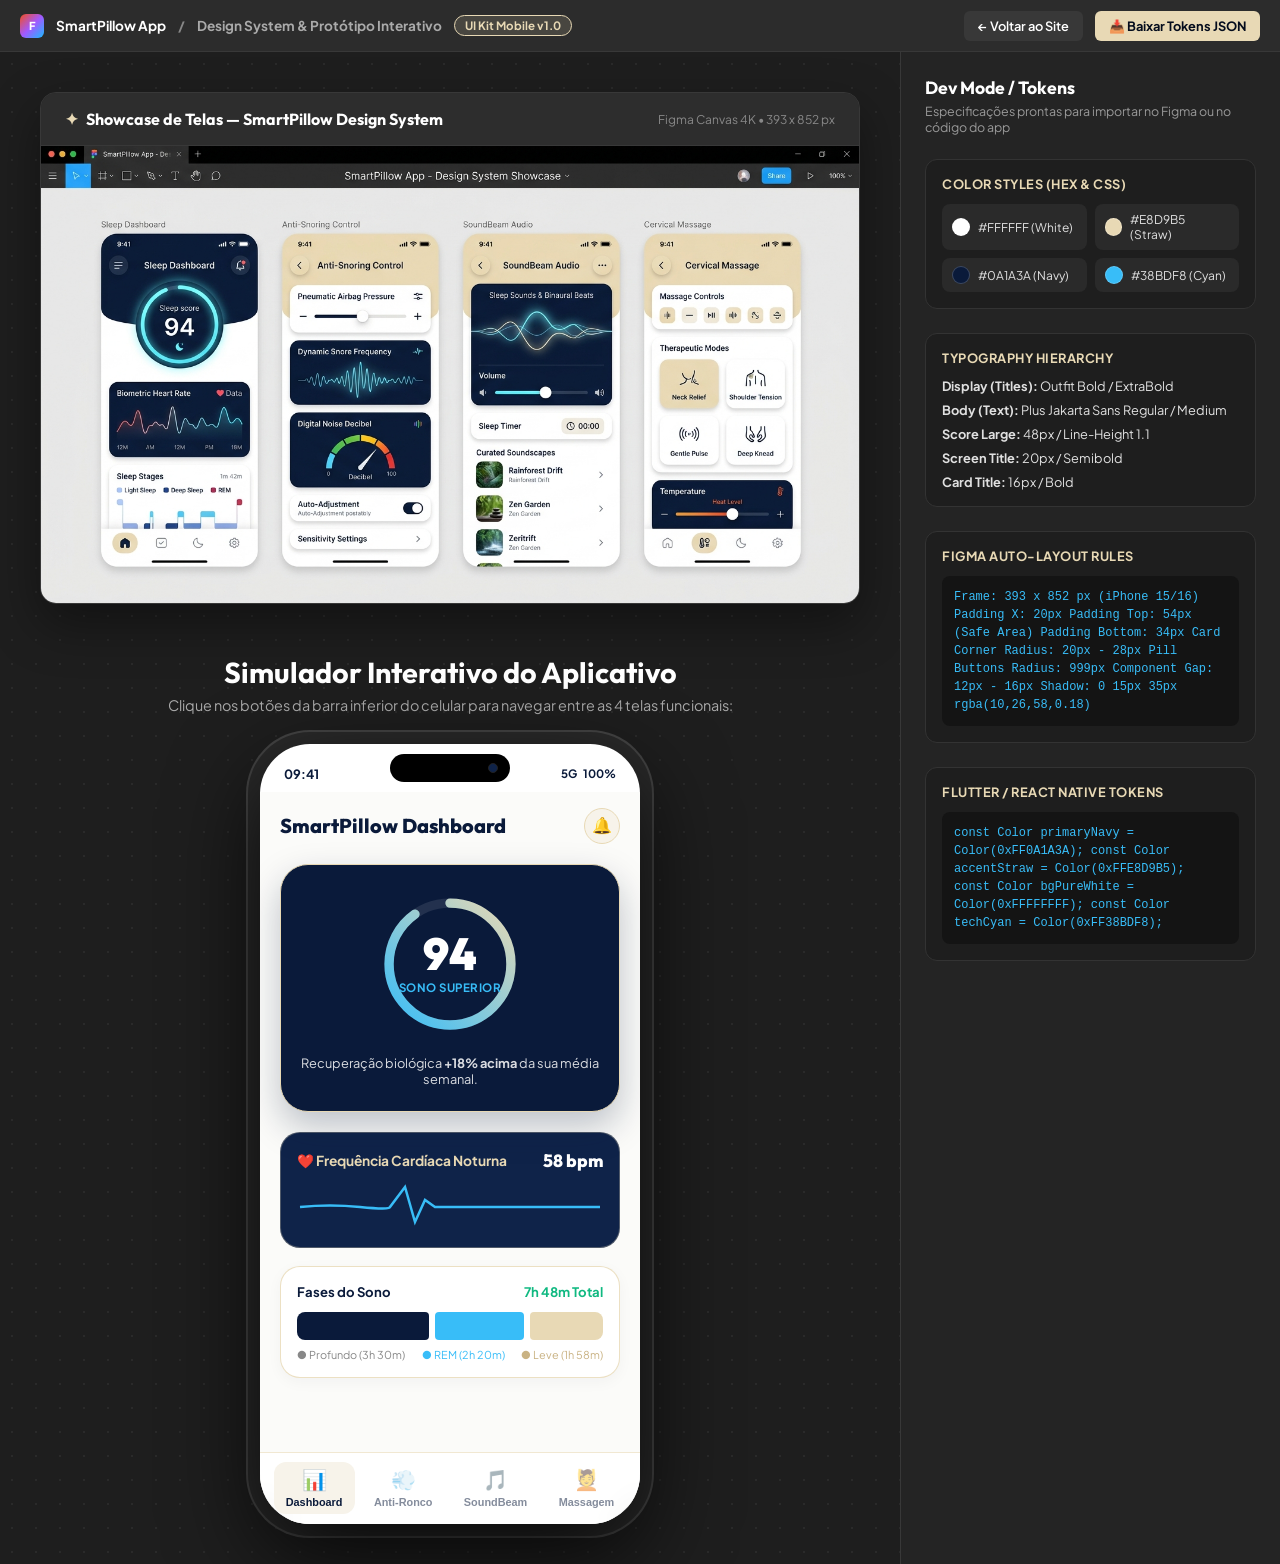
<file: figma-prototype.html>
<!DOCTYPE html>
<html lang="pt-BR">
<head>
  <meta charset="UTF-8">
  <meta name="viewport" content="width=device-width, initial-scale=1.0">
  <title>SmartPillow App — Protótipo Interativo & Design System Figma</title>
  <link rel="icon" type="image/svg+xml" href="assets/images/favicon.svg">

  <!-- Google tag (gtag.js) — Google Ads, com Consent Mode v2 (LGPD) -->
  <script>
    window.dataLayer = window.dataLayer || [];
    function gtag(){dataLayer.push(arguments);}
    (function () {
      // Tudo negado por padrão; restaura a escolha já salva no banner de cookies
      var prefs = {};
      try { prefs = JSON.parse(localStorage.getItem('smartpillow_cookie_preferences')) || {}; } catch (e) {}
      var mkt = prefs.marketing ? 'granted' : 'denied';
      gtag('consent', 'default', {
        ad_storage: mkt,
        ad_user_data: mkt,
        ad_personalization: mkt,
        analytics_storage: prefs.analytics ? 'granted' : 'denied',
        wait_for_update: 500
      });
    })();
    gtag('js', new Date());
    gtag('config', 'AW-18539323021');
  </script>
  <script async src="https://www.googletagmanager.com/gtag/js?id=AW-18539323021"></script>
  <link rel="preconnect" href="https://fonts.googleapis.com">
  <link rel="preconnect" href="https://fonts.gstatic.com" crossorigin>
  <link href="https://fonts.googleapis.com/css2?family=Outfit:wght@400;500;600;700;800;900&family=Plus+Jakarta+Sans:wght@400;500;600;700&display=swap" rel="stylesheet">

  <style>
    :root {
      --white: #FFFFFF;
      --white-soft: #FBFBF9;
      --straw: #E8D9B5;
      --straw-light: #F7F3EA;
      --straw-dark: #C9B283;
      --navy: #0A1A3A;
      --navy-dark: #040C1D;
      --navy-surface: #0F2349;
      --tech-cyan: #38BDF8;
      --tech-emerald: #10B981;
      --tech-alert: #EF4444;
      --font-display: 'Outfit', sans-serif;
      --font-body: 'Plus Jakarta Sans', sans-serif;
    }

    * {
      box-sizing: border-box;
      margin: 0;
      padding: 0;
    }

    body {
      font-family: var(--font-body);
      background-color: #1E1E1E; /* Figma Workspace Canvas Dark */
      color: #E0E0E0;
      min-height: 100vh;
      display: flex;
      flex-direction: column;
      overflow-x: hidden;
    }

    /* ===================================================================
       FIGMA TOP WORKSPACE BAR
       =================================================================== */
    .figma-topbar {
      height: 52px;
      background: #2C2C2C;
      border-bottom: 1px solid #383838;
      display: flex;
      align-items: center;
      justify-content: space-between;
      padding: 0 20px;
      position: sticky;
      top: 0;
      z-index: 100;
      font-size: 0.85rem;
    }

    .figma-brand {
      display: flex;
      align-items: center;
      gap: 12px;
      color: #FFFFFF;
      font-weight: 700;
    }

    .figma-icon {
      width: 24px;
      height: 24px;
      background: linear-gradient(135deg, #F24E1E 0%, #A259FF 50%, #1ABCFE 100%);
      border-radius: 6px;
      display: flex;
      align-items: center;
      justify-content: center;
      color: white;
      font-weight: 900;
      font-size: 11px;
    }

    .figma-title-tag {
      background: rgba(232, 217, 181, 0.15);
      border: 1px solid var(--straw);
      color: var(--straw);
      padding: 2px 10px;
      border-radius: 999px;
      font-size: 0.72rem;
      font-weight: 700;
    }

    .figma-nav-actions {
      display: flex;
      align-items: center;
      gap: 12px;
    }

    .btn-figma {
      padding: 7px 14px;
      border-radius: 6px;
      font-size: 0.8rem;
      font-weight: 600;
      cursor: pointer;
      text-decoration: none;
      transition: all 0.2s ease;
      display: inline-flex;
      align-items: center;
      gap: 6px;
      border: none;
    }

    .btn-figma-primary {
      background: var(--straw);
      color: var(--navy-dark);
      font-weight: 700;
    }
    .btn-figma-primary:hover {
      background: #FFFFFF;
    }

    .btn-figma-ghost {
      background: #383838;
      color: #FFFFFF;
    }
    .btn-figma-ghost:hover {
      background: #484848;
    }

    /* ===================================================================
       WORKSPACE LAYOUT: CANVAS & DEV INSPECTOR
       =================================================================== */
    .figma-workspace {
      display: flex;
      flex: 1;
      height: calc(100vh - 52px);
      overflow: hidden;
    }

    .figma-canvas-area {
      flex: 1;
      overflow: auto;
      padding: 40px;
      background: radial-gradient(circle, #2A2A2A 1px, transparent 1px);
      background-size: 24px 24px;
      display: flex;
      flex-direction: column;
      align-items: center;
      gap: 50px;
    }

    /* ===================================================================
       BANNER COM A IMAGEM OFICIAL DO SHOWCASE FIGMA
       =================================================================== */
    .showcase-banner-card {
      width: 100%;
      max-width: 1120px;
      background: #242424;
      border: 1px solid #383838;
      border-radius: 16px;
      overflow: hidden;
      box-shadow: 0 20px 50px rgba(0, 0, 0, 0.4);
    }

    .showcase-banner-header {
      padding: 16px 24px;
      background: #2D2D2D;
      display: flex;
      align-items: center;
      justify-content: space-between;
      border-bottom: 1px solid #383838;
    }

    .showcase-banner-header h3 {
      font-family: var(--font-display);
      font-size: 1rem;
      color: #FFFFFF;
      display: flex;
      align-items: center;
      gap: 8px;
    }

    .showcase-banner-img {
      width: 100%;
      height: auto;
      display: block;
    }

    /* ===================================================================
       INTERACTIVE MOBILE DEVICE PROTOTYPE
       =================================================================== */
    .prototype-section-title {
      text-align: center;
      margin-bottom: -20px;
    }
    .prototype-section-title h2 {
      font-family: var(--font-display);
      font-size: 1.8rem;
      color: #FFFFFF;
    }
    .prototype-section-title p {
      color: #AAAAAA;
      font-size: 0.9rem;
      margin-top: 6px;
    }

    .device-stage-container {
      display: flex;
      align-items: flex-start;
      justify-content: center;
      gap: 40px;
      width: 100%;
      max-width: 1120px;
      flex-wrap: wrap;
    }

    /* iPhone Frame */
    .mobile-frame {
      width: 380px;
      height: 780px;
      background: var(--white);
      border-radius: 50px;
      box-shadow: 0 30px 90px rgba(0, 0, 0, 0.8), 0 0 0 12px #2A2A2A, 0 0 0 14px #444444;
      overflow: hidden;
      position: relative;
      display: flex;
      flex-direction: column;
      flex-shrink: 0;
    }

    /* iPhone Dynamic Island / Notch */
    .iphone-notch {
      width: 120px;
      height: 28px;
      background: #000000;
      position: absolute;
      top: 10px;
      left: 50%;
      transform: translateX(-50%);
      border-radius: 20px;
      z-index: 50;
      display: flex;
      align-items: center;
      justify-content: flex-end;
      padding-right: 12px;
    }

    .iphone-camera {
      width: 10px;
      height: 10px;
      background: #0F2349;
      border-radius: 50%;
      border: 1px solid #222;
    }

    /* Status Bar */
    .app-status-bar {
      height: 48px;
      padding: 12px 24px 0;
      display: flex;
      align-items: center;
      justify-content: space-between;
      font-size: 0.8rem;
      font-weight: 700;
      color: var(--navy);
      z-index: 40;
    }

    /* Screen Views Inside Frame */
    .app-viewport {
      flex: 1;
      overflow-y: auto;
      overflow-x: hidden;
      position: relative;
      background: var(--white-soft);
    }

    .app-screen {
      display: none;
      padding: 16px 20px 90px;
      min-height: 100%;
      animation: screenFade 0.3s ease;
    }

    .app-screen.active {
      display: block;
    }

    @keyframes screenFade {
      from { opacity: 0; transform: translateY(6px); }
      to { opacity: 1; transform: translateY(0); }
    }

    /* Screen Header */
    .app-nav-header {
      display: flex;
      align-items: center;
      justify-content: space-between;
      margin-bottom: 20px;
    }

    .app-nav-title {
      font-family: var(--font-display);
      font-size: 1.25rem;
      font-weight: 800;
      color: var(--navy);
    }

    .app-icon-btn {
      width: 36px;
      height: 36px;
      border-radius: 50%;
      background: var(--straw-light);
      border: 1px solid var(--straw);
      color: var(--navy);
      display: flex;
      align-items: center;
      justify-content: center;
      font-size: 1rem;
      cursor: pointer;
    }

    /* ===================================================================
       TELA 1: SLEEP DASHBOARD
       =================================================================== */
    .dashboard-hero-card {
      background: var(--navy);
      border-radius: 28px;
      padding: 24px 20px;
      color: var(--white);
      text-align: center;
      position: relative;
      overflow: hidden;
      box-shadow: 0 15px 35px rgba(10, 26, 58, 0.25);
      border: 1.5px solid var(--straw);
      margin-bottom: 20px;
    }

    .score-circle-gauge {
      width: 150px;
      height: 150px;
      margin: 0 auto 16px;
      position: relative;
      display: flex;
      align-items: center;
      justify-content: center;
    }

    .score-circle-svg {
      width: 100%;
      height: 100%;
      transform: rotate(-90deg);
    }

    .score-circle-bg {
      fill: none;
      stroke: rgba(255, 255, 255, 0.1);
      stroke-width: 10;
    }

    .score-circle-progress {
      fill: none;
      stroke: url(#cyanGrad);
      stroke-width: 10;
      stroke-linecap: round;
      stroke-dasharray: 408;
      stroke-dashoffset: 40; /* 94% */
      transition: stroke-dashoffset 1s ease;
    }

    .score-number-box {
      position: absolute;
      display: flex;
      flex-direction: column;
      align-items: center;
    }

    .score-num {
      font-family: var(--font-display);
      font-size: 2.8rem;
      font-weight: 900;
      color: var(--white);
      line-height: 1;
    }

    .score-lbl {
      font-size: 0.72rem;
      color: var(--tech-cyan);
      font-weight: 700;
      letter-spacing: 0.5px;
      text-transform: uppercase;
      margin-top: 4px;
    }

    /* Biometric ECG Wave Card */
    .biometric-card {
      background: var(--navy-surface);
      border-radius: 20px;
      padding: 16px;
      color: var(--white);
      border: 1px solid rgba(232, 217, 181, 0.3);
      margin-bottom: 18px;
    }

    .bio-header {
      display: flex;
      align-items: center;
      justify-content: space-between;
      margin-bottom: 10px;
    }

    .bio-header h5 {
      font-size: 0.86rem;
      color: var(--straw);
      display: flex;
      align-items: center;
      gap: 6px;
    }

    .bio-stat-val {
      font-family: var(--font-display);
      font-size: 1.1rem;
      font-weight: 800;
      color: var(--white);
    }

    /* Sleep Stages Breakdown */
    .stages-card {
      background: var(--white);
      border-radius: 20px;
      padding: 16px;
      border: 1px solid rgba(232, 217, 181, 0.8);
      box-shadow: 0 4px 15px rgba(10, 26, 58, 0.04);
    }

    .stages-bars {
      display: flex;
      gap: 6px;
      height: 28px;
      margin: 12px 0 8px;
      border-radius: 8px;
      overflow: hidden;
    }

    .stage-bar-item {
      height: 100%;
      border-radius: 4px;
      transition: width 0.4s ease;
    }
    .bar-deep { background: var(--navy); width: 45%; }
    .bar-rem { background: var(--tech-cyan); width: 30%; }
    .bar-light { background: var(--straw); width: 25%; }

    /* ===================================================================
       TELA 2: ANTI-RONCO CONTROL
       =================================================================== */
    .control-card {
      background: var(--white);
      border-radius: 24px;
      padding: 20px;
      border: 1.5px solid rgba(232, 217, 181, 0.8);
      box-shadow: 0 6px 20px rgba(10, 26, 58, 0.04);
      margin-bottom: 16px;
    }

    .control-title-row {
      display: flex;
      align-items: center;
      justify-content: space-between;
      margin-bottom: 14px;
    }

    .control-title-row h5 {
      font-family: var(--font-display);
      font-size: 0.95rem;
      color: var(--navy);
      font-weight: 700;
    }

    .custom-range-slider {
      width: 100%;
      height: 8px;
      border-radius: 999px;
      background: var(--straw-light);
      outline: none;
      accent-color: var(--navy);
      cursor: pointer;
    }

    .slider-labels {
      display: flex;
      justify-content: space-between;
      font-size: 0.72rem;
      color: rgba(10, 26, 58, 0.6);
      margin-top: 8px;
      font-weight: 600;
    }

    /* Sound Frequency Box in App */
    .snore-frequency-box {
      background: #061127;
      border-radius: 16px;
      padding: 16px;
      border: 1px solid rgba(56, 189, 248, 0.3);
      color: var(--white);
      margin-bottom: 16px;
      text-align: center;
    }

    /* Decibel Meter */
    .meter-circle-wrap {
      display: flex;
      align-items: center;
      justify-content: space-around;
      padding: 12px 0;
    }

    .db-badge-large {
      font-family: var(--font-display);
      font-size: 2.2rem;
      font-weight: 900;
      color: var(--tech-emerald);
    }

    /* ===================================================================
       TELA 3: SOUNDBEAM AUDIO
       =================================================================== */
    .soundbeam-player-card {
      background: var(--navy);
      border-radius: 28px;
      padding: 24px 20px;
      color: var(--white);
      text-align: center;
      border: 1.5px solid var(--straw);
      margin-bottom: 20px;
    }

    .audio-waves-container {
      height: 80px;
      display: flex;
      align-items: center;
      justify-content: center;
      gap: 4px;
      margin: 16px 0;
    }

    .audio-wave-bar {
      width: 4px;
      background: linear-gradient(to top, var(--straw), var(--tech-cyan));
      border-radius: 4px;
      animation: waveBounce 1.2s infinite ease-in-out;
    }

    @keyframes waveBounce {
      0%, 100% { height: 10px; }
      50% { height: 60px; }
    }

    .audio-wave-bar:nth-child(2) { animation-delay: 0.1s; }
    .audio-wave-bar:nth-child(3) { animation-delay: 0.3s; }
    .audio-wave-bar:nth-child(4) { animation-delay: 0.2s; }
    .audio-wave-bar:nth-child(5) { animation-delay: 0.4s; }
    .audio-wave-bar:nth-child(6) { animation-delay: 0.15s; }
    .audio-wave-bar:nth-child(7) { animation-delay: 0.35s; }

    .track-playlist {
      display: flex;
      flex-direction: column;
      gap: 10px;
    }

    .track-item {
      display: flex;
      align-items: center;
      justify-content: space-between;
      padding: 12px 16px;
      background: var(--white);
      border-radius: 16px;
      border: 1px solid rgba(232, 217, 181, 0.7);
      cursor: pointer;
      transition: all 0.2s;
    }

    .track-item.active {
      background: var(--straw-light);
      border-color: var(--navy);
    }

    .track-item h6 {
      font-size: 0.88rem;
      color: var(--navy);
      font-weight: 700;
    }

    .track-item span {
      font-size: 0.74rem;
      color: rgba(10, 26, 58, 0.6);
    }

    /* ===================================================================
       TELA 4: MASSAGEM CERVICAL
       =================================================================== */
    .massage-modes-grid {
      display: grid;
      grid-template-columns: repeat(2, 1fr);
      gap: 12px;
      margin-bottom: 20px;
    }

    .app-mode-card {
      background: var(--white);
      border: 1.5px solid rgba(232, 217, 181, 0.8);
      border-radius: 20px;
      padding: 16px 14px;
      text-align: center;
      cursor: pointer;
      transition: all 0.2s;
    }

    .app-mode-card.active {
      background: var(--navy);
      color: var(--white);
      border-color: var(--navy);
      box-shadow: 0 8px 20px rgba(10, 26, 58, 0.2);
    }

    .app-mode-card.active h6 {
      color: var(--straw);
    }

    .mode-icon-circle {
      width: 44px;
      height: 44px;
      border-radius: 50%;
      background: var(--straw-light);
      display: flex;
      align-items: center;
      justify-content: center;
      font-size: 1.3rem;
      margin: 0 auto 10px;
    }

    .app-mode-card.active .mode-icon-circle {
      background: rgba(232, 217, 181, 0.2);
    }

    /* Bottom App Navigation Bar */
    .app-bottom-nav {
      position: absolute;
      bottom: 0;
      left: 0;
      width: 100%;
      height: 72px;
      background: rgba(255, 255, 255, 0.95);
      backdrop-filter: blur(12px);
      border-top: 1px solid rgba(232, 217, 181, 0.6);
      display: flex;
      align-items: center;
      justify-content: space-around;
      padding: 0 10px;
      z-index: 50;
    }

    .nav-tab-btn {
      display: flex;
      flex-direction: column;
      align-items: center;
      gap: 4px;
      background: none;
      border: none;
      cursor: pointer;
      color: rgba(10, 26, 58, 0.5);
      font-size: 0.68rem;
      font-weight: 700;
      transition: color 0.2s;
      padding: 6px 12px;
      border-radius: 12px;
    }

    .nav-tab-btn.active {
      color: var(--navy);
      background: var(--straw-light);
    }

    .nav-tab-icon {
      font-size: 1.25rem;
    }

    /* ===================================================================
       FIGMA DEV INSPECT PANEL (RIGHT SIDE DRAWER)
       =================================================================== */
    .figma-inspect-panel {
      width: 380px;
      background: #242424;
      border-left: 1px solid #383838;
      overflow-y: auto;
      padding: 24px;
      display: flex;
      flex-direction: column;
      gap: 24px;
    }

    .inspect-header h4 {
      font-family: var(--font-display);
      font-size: 1.1rem;
      color: #FFFFFF;
      margin-bottom: 4px;
    }

    .inspect-header p {
      font-size: 0.78rem;
      color: #999999;
    }

    .inspect-section {
      background: #1E1E1E;
      border: 1px solid #333333;
      border-radius: 12px;
      padding: 16px;
    }

    .inspect-section h5 {
      font-size: 0.8rem;
      color: var(--straw);
      text-transform: uppercase;
      letter-spacing: 0.5px;
      margin-bottom: 12px;
      font-weight: 700;
    }

    .token-chip-grid {
      display: grid;
      grid-template-columns: repeat(2, 1fr);
      gap: 8px;
    }

    .token-chip {
      background: #2A2A2A;
      border-radius: 8px;
      padding: 8px 10px;
      display: flex;
      align-items: center;
      gap: 8px;
      font-size: 0.75rem;
      color: #E0E0E0;
    }

    .token-color-circle {
      width: 18px;
      height: 18px;
      border-radius: 50%;
      border: 1px solid rgba(255, 255, 255, 0.2);
    }

    .code-snippet-box {
      background: #141414;
      border-radius: 8px;
      padding: 12px;
      font-family: monospace;
      font-size: 0.75rem;
      color: #38BDF8;
      overflow-x: auto;
      line-height: 1.5;
    }
  </style>
</head>
<body>

  <!-- Top Figma Workspace Bar -->
  <header class="figma-topbar">
    <div class="figma-brand">
      <div class="figma-icon">F</div>
      <span>SmartPillow App</span>
      <span style="color: #888;">/</span>
      <span style="color: #AAA;">Design System & Protótipo Interativo</span>
      <span class="figma-title-tag">UI Kit Mobile v1.0</span>
    </div>

    <div class="figma-nav-actions">
      <a href="index.html" class="btn-figma btn-figma-ghost">
        ← Voltar ao Site
      </a>
      <a href="figma-design-tokens.json" download="figma-design-tokens.json" class="btn-figma btn-figma-primary">
        📥 Baixar Tokens JSON
      </a>
    </div>
  </header>

  <!-- Main Workspace Canvas -->
  <div class="figma-workspace">
    
    <!-- Central Canvas Area -->
    <main class="figma-canvas-area">

      <!-- Banner com a imagem de arte do Figma -->
      <section class="showcase-banner-card">
        <div class="showcase-banner-header">
          <h3>
            <span style="color: var(--straw);">✦</span>
            Showcase de Telas — SmartPillow Design System
          </h3>
          <span style="font-size: 0.75rem; color: #888;">Figma Canvas 4K • 393 x 852 px</span>
        </div>
        <img src="assets/images/figma-app-showcase.jpg" alt="Figma Design System Showcase - Telas do SmartPillow App" class="showcase-banner-img">
      </section>

      <!-- Título do Simulador -->
      <div class="prototype-section-title">
        <h2>Simulador Interativo do Aplicativo</h2>
        <p>Clique nos botões da barra inferior do celular para navegar entre as 4 telas funcionais:</p>
      </div>

      <!-- Simulador Interativo do Dispositivo (iPhone) -->
      <div class="device-stage-container">
        
        <div class="mobile-frame">
          <!-- Dynamic Island Notch -->
          <div class="iphone-notch">
            <div class="iphone-camera"></div>
          </div>

          <!-- Status Bar -->
          <div class="app-status-bar">
            <span>09:41</span>
            <div style="display: flex; gap: 6px; font-size: 0.72rem;">
              <span>5G</span>
              <span>100%</span>
            </div>
          </div>

          <!-- Viewport com Telas Trocáveis -->
          <div class="app-viewport">
            
            <!-- TELA 1: DASHBOARD DE SONO -->
            <div class="app-screen active" id="screenDashboard">
              <div class="app-nav-header">
                <div class="app-nav-title">SmartPillow Dashboard</div>
                <button type="button" class="app-icon-btn">🔔</button>
              </div>

              <!-- Card Circular Score -->
              <div class="dashboard-hero-card">
                <div class="score-circle-gauge">
                  <svg class="score-circle-svg" viewBox="0 0 160 160">
                    <defs>
                      <linearGradient id="cyanGrad" x1="0%" y1="0%" x2="100%" y2="100%">
                        <stop offset="0%" stop-color="#38BDF8" />
                        <stop offset="100%" stop-color="#E8D9B5" />
                      </linearGradient>
                    </defs>
                    <circle class="score-circle-bg" cx="80" cy="80" r="65" />
                    <circle class="score-circle-progress" cx="80" cy="80" r="65" />
                  </svg>
                  <div class="score-number-box">
                    <span class="score-num">94</span>
                    <span class="score-lbl">Sono Superior</span>
                  </div>
                </div>
                <div style="font-size: 0.8rem; color: rgba(255,255,255,0.85);">
                  Recuperação biológica <strong>+18% acima</strong> da sua média semanal.
                </div>
              </div>

              <!-- Card ECG Biometria -->
              <div class="biometric-card">
                <div class="bio-header">
                  <h5>❤️ Frequência Cardíaca Noturna</h5>
                  <span class="bio-stat-val">58 bpm</span>
                </div>
                <!-- Gráfico simples em SVG -->
                <svg width="100%" height="45" viewBox="0 0 300 45" fill="none">
                  <path d="M0,25 Q30,22 60,25 T90,25 L105,5 L115,40 L125,18 L135,25 T180,25 T240,25 T300,25" stroke="#38BDF8" stroke-width="2.5" fill="none"/>
                </svg>
              </div>

              <!-- Fases do Sono -->
              <div class="stages-card">
                <div style="display: flex; justify-content: space-between; font-size: 0.82rem; font-weight: 700; color: var(--navy);">
                  <span>Fases do Sono</span>
                  <span style="color: var(--tech-emerald);">7h 48m Total</span>
                </div>
                <div class="stages-bars">
                  <div class="stage-bar-item bar-deep" title="Sono Profundo (45%)"></div>
                  <div class="stage-bar-item bar-rem" title="Sono REM (30%)"></div>
                  <div class="stage-bar-item bar-light" title="Sono Leve (25%)"></div>
                </div>
                <div style="display: flex; justify-content: space-between; font-size: 0.68rem; color: #888;">
                  <span>● Profundo (3h 30m)</span>
                  <span style="color: var(--tech-cyan);">● REM (2h 20m)</span>
                  <span style="color: var(--straw-dark);">● Leve (1h 58m)</span>
                </div>
              </div>
            </div>

            <!-- TELA 2: ANTI-RONCO ATIVO -->
            <div class="app-screen" id="screenSnore">
              <div class="app-nav-header">
                <div class="app-nav-title">Controle Anti-Ronco</div>
                <button type="button" class="app-icon-btn">⚙️</button>
              </div>

              <!-- Pressão Micropneumática -->
              <div class="control-card">
                <div class="control-title-row">
                  <h5>Ajuste Micropneumático</h5>
                  <span style="font-weight: 800; color: var(--navy);" id="airbagValText">+8 mm</span>
                </div>
                <input type="range" class="custom-range-slider" min="0" max="12" value="8" id="airbagSlider">
                <div class="slider-labels">
                  <span>0 mm (Plano)</span>
                  <span>+6 mm (Médio)</span>
                  <span>+12 mm (Máximo)</span>
                </div>
              </div>

              <!-- Frequência Sonora -->
              <div class="snore-frequency-box">
                <div style="font-size: 0.75rem; color: var(--straw); margin-bottom: 6px;">Monitor Acústico Laringeo</div>
                <div style="font-family: var(--font-display); font-size: 1.1rem; font-weight: 800; color: var(--tech-emerald);" id="appSnoreStatus">
                  ● NENHUM RONCO DETECTADO
                </div>
                <div class="meter-circle-wrap">
                  <div>
                    <div class="db-badge-large" id="appDbNumber">14</div>
                    <div style="font-size: 0.7rem; color: #888;">Decibéis no Quarto</div>
                  </div>
                </div>
                <button type="button" id="btnAppSimulateSnore" style="background: var(--straw); color: var(--navy-dark); border: none; padding: 10px 18px; border-radius: 999px; font-weight: 700; font-size: 0.8rem; cursor: pointer; margin-top: 8px;">
                  Testar Resposta Automática
                </button>
              </div>

              <!-- Ajuste de Sensibilidade -->
              <div class="control-card">
                <div class="control-title-row">
                  <h5>Ajuste Automático Inteligente</h5>
                  <input type="checkbox" checked style="width: 20px; height: 20px; accent-color: var(--navy);">
                </div>
                <p style="font-size: 0.78rem; color: rgba(10, 26, 58, 0.7);">
                  O travesseiro infla delicadamente apenas ao detectar a frequência do ronco, retornando ao estado relaxado após a desobstrução das vias aéreas.
                </p>
              </div>
            </div>

            <!-- TELA 3: SOUNDBEAM AUDIO -->
            <div class="app-screen" id="screenAudio">
              <div class="app-nav-header">
                <div class="app-nav-title">SoundBeam Privado</div>
                <button type="button" class="app-icon-btn">🎧</button>
              </div>

              <div class="soundbeam-player-card">
                <h6 style="color: var(--straw); font-size: 0.82rem; text-transform: uppercase;">Condução Óssea Binaural</h6>
                <h4 style="font-size: 1.2rem; margin: 4px 0 12px;" id="currentTrackTitle">Chuva na Floresta Tropical</h4>
                
                <!-- Ondas Dinâmicas -->
                <div class="audio-waves-container">
                  <div class="audio-wave-bar"></div>
                  <div class="audio-wave-bar"></div>
                  <div class="audio-wave-bar"></div>
                  <div class="audio-wave-bar"></div>
                  <div class="audio-wave-bar"></div>
                  <div class="audio-wave-bar"></div>
                  <div class="audio-wave-bar"></div>
                </div>

                <button type="button" id="appAudioPlayBtn" style="width: 48px; height: 48px; border-radius: 50%; background: var(--straw); color: var(--navy-dark); font-size: 1.2rem; border: none; cursor: pointer; display: flex; align-items: center; justify-content: center; margin: 0 auto;">
                  ▶
                </button>
                <div style="font-size: 0.72rem; color: rgba(255,255,255,0.7); margin-top: 10px;">
                  Desligamento inteligente ao entrar em sono profundo
                </div>
              </div>

              <!-- Lista de Paisagens Sonoras -->
              <div class="track-playlist">
                <div class="track-item active" data-title="Chuva na Floresta Tropical">
                  <div>
                    <h6>Chuva na Floresta Tropical</h6>
                    <span>Frequência Theta (432 Hz)</span>
                  </div>
                  <span>▶</span>
                </div>
                <div class="track-item" data-title="Zen Garden & Água Serena">
                  <div>
                    <h6>Zen Garden & Água Serena</h6>
                    <span>Ruído Marrom Calmante</span>
                  </div>
                  <span>▶</span>
                </div>
                <div class="track-item" data-title="Ondas Delta Deep Sleep">
                  <div>
                    <h6>Ondas Delta Deep Sleep</h6>
                    <span>Indução de Sono Profundo</span>
                  </div>
                  <span>▶</span>
                </div>
              </div>
            </div>

            <!-- TELA 4: MASSAGEM CERVICAL -->
            <div class="app-screen" id="screenMassage">
              <div class="app-nav-header">
                <div class="app-nav-title">Massagem Cervical</div>
                <button type="button" class="app-icon-btn">💆</button>
              </div>

              <div class="massage-modes-grid">
                <div class="app-mode-card active">
                  <div class="mode-icon-circle">🌀</div>
                  <h6>Alívio Cervical</h6>
                  <span style="font-size: 0.7rem; color: #888;">Descompressão</span>
                </div>
                <div class="app-mode-card">
                  <div class="mode-icon-circle">💆</div>
                  <h6>Tensão Muscular</h6>
                  <span style="font-size: 0.7rem; color: #888;">Liberação Miofascial</span>
                </div>
                <div class="app-mode-card">
                  <div class="mode-icon-circle">〰️</div>
                  <h6>Pulso Suave</h6>
                  <span style="font-size: 0.7rem; color: #888;">Circulação Linfática</span>
                </div>
                <div class="app-mode-card">
                  <div class="mode-icon-circle">🌊</div>
                  <h6>Ondas Theta</h6>
                  <span style="font-size: 0.7rem; color: #888;">Relaxamento Rápido</span>
                </div>
              </div>

              <!-- Termoterapia -->
              <div class="control-card">
                <div class="control-title-row">
                  <h5>Termoterapia Suave</h5>
                  <span style="font-weight: 800; color: var(--navy);" id="tempValText">38.5°C</span>
                </div>
                <input type="range" class="custom-range-slider" min="35" max="42" step="0.5" value="38.5" id="tempSlider">
                <div class="slider-labels">
                  <span>35°C (Neutro)</span>
                  <span>38.5°C (Ideal)</span>
                  <span>42°C (Intenso)</span>
                </div>
              </div>

              <!-- Timer da Sessão -->
              <div class="control-card" style="display: flex; align-items: center; justify-content: space-between;">
                <div>
                  <h5 style="font-size: 0.9rem; color: var(--navy);">Duração da Sessão</h5>
                  <span style="font-size: 0.75rem; color: #888;">Desliga automaticamente</span>
                </div>
                <select style="padding: 8px 12px; border-radius: 8px; border: 1px solid var(--straw); font-weight: 700; color: var(--navy);">
                  <option>15 minutos</option>
                  <option selected>30 minutos</option>
                  <option>45 minutos</option>
                </select>
              </div>
            </div>

          </div>

          <!-- Bottom Tab Navigation Bar -->
          <nav class="app-bottom-nav">
            <button type="button" class="nav-tab-btn active" data-screen="screenDashboard">
              <span class="nav-tab-icon">📊</span>
              <span>Dashboard</span>
            </button>
            <button type="button" class="nav-tab-btn" data-screen="screenSnore">
              <span class="nav-tab-icon">💨</span>
              <span>Anti-Ronco</span>
            </button>
            <button type="button" class="nav-tab-btn" data-screen="screenAudio">
              <span class="nav-tab-icon">🎵</span>
              <span>SoundBeam</span>
            </button>
            <button type="button" class="nav-tab-btn" data-screen="screenMassage">
              <span class="nav-tab-icon">💆</span>
              <span>Massagem</span>
            </button>
          </nav>
        </div>

      </div>

    </main>

    <!-- Right Side Figma Dev Mode / Inspector Panel -->
    <aside class="figma-inspect-panel">
      <div class="inspect-header">
        <h4>Dev Mode / Tokens</h4>
        <p>Especificações prontas para importar no Figma ou no código do app</p>
      </div>

      <!-- Colors Tokens -->
      <div class="inspect-section">
        <h5>Color Styles (Hex & CSS)</h5>
        <div class="token-chip-grid">
          <div class="token-chip">
            <div class="token-color-circle" style="background: #FFFFFF;"></div>
            <span>#FFFFFF (White)</span>
          </div>
          <div class="token-chip">
            <div class="token-color-circle" style="background: #E8D9B5;"></div>
            <span>#E8D9B5 (Straw)</span>
          </div>
          <div class="token-chip">
            <div class="token-color-circle" style="background: #0A1A3A;"></div>
            <span>#0A1A3A (Navy)</span>
          </div>
          <div class="token-chip">
            <div class="token-color-circle" style="background: #38BDF8;"></div>
            <span>#38BDF8 (Cyan)</span>
          </div>
        </div>
      </div>

      <!-- Typography -->
      <div class="inspect-section">
        <h5>Typography Hierarchy</h5>
        <div style="font-size: 0.8rem; display: flex; flex-direction: column; gap: 8px;">
          <div><strong>Display (Titles):</strong> Outfit Bold / ExtraBold</div>
          <div><strong>Body (Text):</strong> Plus Jakarta Sans Regular / Medium</div>
          <div><strong>Score Large:</strong> 48px / Line-Height 1.1</div>
          <div><strong>Screen Title:</strong> 20px / Semibold</div>
          <div><strong>Card Title:</strong> 16px / Bold</div>
        </div>
      </div>

      <!-- Auto-Layout Specs -->
      <div class="inspect-section">
        <h5>Figma Auto-Layout Rules</h5>
        <div class="code-snippet-box">
Frame: 393 x 852 px (iPhone 15/16)
Padding X: 20px
Padding Top: 54px (Safe Area)
Padding Bottom: 34px
Card Corner Radius: 20px - 28px
Pill Buttons Radius: 999px
Component Gap: 12px - 16px
Shadow: 0 15px 35px rgba(10,26,58,0.18)
        </div>
      </div>

      <!-- Flutter / React Native Quick Snippet -->
      <div class="inspect-section">
        <h5>Flutter / React Native Tokens</h5>
        <div class="code-snippet-box">
const Color primaryNavy = Color(0xFF0A1A3A);
const Color accentStraw = Color(0xFFE8D9B5);
const Color bgPureWhite = Color(0xFFFFFFFF);
const Color techCyan = Color(0xFF38BDF8);
        </div>
      </div>

    </aside>

  </div>

  <!-- Interactive Simulator Script -->
  <script>
    // Tab switching inside mobile frame
    const tabBtns = document.querySelectorAll('.nav-tab-btn');
    const screens = document.querySelectorAll('.app-screen');

    tabBtns.forEach(btn => {
      btn.addEventListener('click', () => {
        tabBtns.forEach(b => b.classList.remove('active'));
        screens.forEach(s => s.classList.remove('active'));

        btn.classList.add('active');
        const targetScreenId = btn.getAttribute('data-screen');
        const targetScreen = document.getElementById(targetScreenId);
        if (targetScreen) targetScreen.classList.add('active');
      });
    });

    // Airbag slider interaction
    const airbagSlider = document.getElementById('airbagSlider');
    const airbagValText = document.getElementById('airbagValText');
    if (airbagSlider && airbagValText) {
      airbagSlider.addEventListener('input', (e) => {
        airbagValText.textContent = `+${e.target.value} mm`;
      });
    }

    // Temperature slider interaction
    const tempSlider = document.getElementById('tempSlider');
    const tempValText = document.getElementById('tempValText');
    if (tempSlider && tempValText) {
      tempSlider.addEventListener('input', (e) => {
        tempValText.textContent = `${e.target.value}°C`;
      });
    }

    // Snore simulation inside app
    const btnAppSimulateSnore = document.getElementById('btnAppSimulateSnore');
    const appSnoreStatus = document.getElementById('appSnoreStatus');
    const appDbNumber = document.getElementById('appDbNumber');

    if (btnAppSimulateSnore) {
      btnAppSimulateSnore.addEventListener('click', () => {
        appSnoreStatus.textContent = '● RONCO DETECTADO (68 dB)';
        appSnoreStatus.style.color = '#EF4444';
        appDbNumber.textContent = '68';
        appDbNumber.style.color = '#EF4444';

        setTimeout(() => {
          appSnoreStatus.textContent = '● INFLANDO BOLSA (+8mm)';
          appSnoreStatus.style.color = '#F59E0B';
          if (airbagSlider) airbagSlider.value = 8;
          if (airbagValText) airbagValText.textContent = '+8 mm';
        }, 1800);

        setTimeout(() => {
          appSnoreStatus.textContent = '● VIAS LIVRES • SILÊNCIO (14 dB)';
          appSnoreStatus.style.color = '#10B981';
          appDbNumber.textContent = '14';
          appDbNumber.style.color = '#10B981';
        }, 3600);
      });
    }

    // Massage modes click
    const modeCards = document.querySelectorAll('.app-mode-card');
    modeCards.forEach(card => {
      card.addEventListener('click', () => {
        modeCards.forEach(c => c.classList.remove('active'));
        card.classList.add('active');
      });
    });

    // Audio playlist click
    const trackItems = document.querySelectorAll('.track-item');
    const currentTrackTitle = document.getElementById('currentTrackTitle');
    trackItems.forEach(item => {
      item.addEventListener('click', () => {
        trackItems.forEach(t => t.classList.remove('active'));
        item.classList.add('active');
        if (currentTrackTitle) currentTrackTitle.textContent = item.getAttribute('data-title');
      });
    });
  </script>
</body>
</html>
</file>
<file: css/style.css>
/* ===================================================================
   SMARTPILLOW — FUTURISTIC DESIGN SYSTEM
   Palette: Branco Puro (#FFFFFF) + Palha (#E8D9B5) + Azul Escuro (#0A1A3A)
   =================================================================== */

@import url('https://fonts.googleapis.com/css2?family=Outfit:wght@300;400;500;600;700;800;900&family=Plus+Jakarta+Sans:wght@300;400;500;600;700&display=swap');

:root {
  /* Cores Principais */
  --white: #FFFFFF;
  --white-soft: #FBFBF9;
  --white-pure: #FFFFFF;
  
  --straw: #E8D9B5;
  --straw-light: #F7F3EA;
  --straw-subtle: #FAF7F0;
  --straw-medium: #D8C497;
  --straw-dark: #B99F66;
  --straw-glow: rgba(232, 217, 181, 0.45);

  --navy: #0A1A3A;
  --navy-dark: #040C1D;
  --navy-deep: #061127;
  --navy-light: #142852;
  --navy-surface: #0F2349;
  --navy-glow: rgba(10, 26, 58, 0.4);

  /* Acentos Tecnológicos Futuristas */
  --tech-cyan: #38BDF8;
  --tech-cyan-glow: rgba(56, 189, 248, 0.35);
  --tech-emerald: #10B981;
  --tech-accent: #E8D9B5;

  /* Degrades Harmoniosos */
  --grad-hero: linear-gradient(135deg, #FFFFFF 0%, #FAF7F0 50%, #F4ECE0 100%);
  --grad-navy: linear-gradient(135deg, #0A1A3A 0%, #102550 50%, #050E22 100%);
  --grad-card-light: linear-gradient(145deg, #FFFFFF 0%, #FAF6EE 100%);
  --grad-card-navy: linear-gradient(160deg, #0F2349 0%, #0A1A3A 100%);
  --grad-straw-btn: linear-gradient(135deg, #E8D9B5 0%, #D8C18E 100%);
  --grad-tech-glow: linear-gradient(90deg, #E8D9B5, #38BDF8, #E8D9B5);
  --grad-mesh: radial-gradient(circle at 15% 20%, rgba(232, 217, 181, 0.25) 0%, transparent 40%),
                     radial-gradient(circle at 85% 75%, rgba(10, 26, 58, 0.08) 0%, transparent 50%);

  /* Sombras e Profundidade */
  --shadow-sm: 0 4px 12px rgba(10, 26, 58, 0.04);
  --shadow-md: 0 10px 30px rgba(10, 26, 58, 0.08);
  --shadow-lg: 0 20px 50px rgba(10, 26, 58, 0.12);
  --shadow-xl: 0 30px 70px rgba(10, 26, 58, 0.16);
  --shadow-navy-glow: 0 15px 40px rgba(10, 26, 58, 0.35);
  --shadow-straw-glow: 0 10px 35px rgba(216, 196, 151, 0.4);

  /* Vidro Jateado (Glassmorphism) */
  --glass-white: rgba(255, 255, 255, 0.82);
  --glass-white-border: rgba(232, 217, 181, 0.6);
  --glass-navy: rgba(10, 26, 58, 0.85);
  --glass-navy-border: rgba(232, 217, 181, 0.25);
  --blur-base: blur(16px);

  /* Tipografia */
  --font-display: 'Outfit', sans-serif;
  --font-body: 'Plus Jakarta Sans', sans-serif;

  /* Transições Suaves */
  --transition-fast: 0.2s cubic-bezier(0.16, 1, 0.3, 1);
  --transition-normal: 0.35s cubic-bezier(0.16, 1, 0.3, 1);
  --transition-slow: 0.6s cubic-bezier(0.16, 1, 0.3, 1);
  --radius-sm: 8px;
  --radius-md: 16px;
  --radius-lg: 24px;
  --radius-xl: 36px;
  --radius-pill: 9999px;
}

/* ===================================================================
   RESET & BASE
   =================================================================== */
*, *::before, *::after {
  box-sizing: border-box;
  margin: 0;
  padding: 0;
}

html {
  scroll-behavior: smooth;
  font-size: 16px;
  background-color: var(--white);
  color: var(--navy);
  text-rendering: optimizeLegibility;
  -webkit-font-smoothing: antialiased;
}

body {
  font-family: var(--font-body);
  line-height: 1.6;
  background-color: var(--white);
  color: var(--navy);
  overflow-x: hidden;
  position: relative;
}

/* Barra de rolagem estilizada */
::-webkit-scrollbar {
  width: 10px;
}
::-webkit-scrollbar-track {
  background: var(--white-soft);
}
::-webkit-scrollbar-thumb {
  background: var(--straw-medium);
  border-radius: var(--radius-pill);
  border: 2px solid var(--white-soft);
}
::-webkit-scrollbar-thumb:hover {
  background: var(--navy-light);
}

img {
  max-width: 100%;
  height: auto;
  display: block;
}

a {
  text-decoration: none;
  color: inherit;
  transition: var(--transition-fast);
}

button {
  font-family: inherit;
  cursor: pointer;
  border: none;
  outline: none;
  background: none;
}

.container {
  width: 100%;
  max-width: 1280px;
  margin: 0 auto;
  padding: 0 24px;
}

/* ===================================================================
   TOP URGENCY BANNER
   =================================================================== */
.top-banner {
  background: var(--navy);
  color: var(--white);
  font-size: 0.85rem;
  padding: 9px 16px;
  text-align: center;
  position: relative;
  z-index: 100;
  border-bottom: 1px solid rgba(232, 217, 181, 0.2);
  display: flex;
  align-items: center;
  justify-content: center;
  gap: 16px;
  flex-wrap: wrap;
}

.top-banner-highlight {
  display: inline-flex;
  align-items: center;
  gap: 6px;
  background: rgba(232, 217, 181, 0.15);
  color: var(--straw);
  padding: 3px 10px;
  border-radius: var(--radius-pill);
  font-weight: 600;
  font-size: 0.78rem;
  letter-spacing: 0.5px;
  text-transform: uppercase;
}

.top-banner-text {
  font-weight: 500;
  color: rgba(255, 255, 255, 0.92);
}

.countdown-box {
  display: inline-flex;
  align-items: center;
  gap: 6px;
  font-weight: 700;
  color: var(--straw);
  background: rgba(0, 0, 0, 0.25);
  padding: 2px 10px;
  border-radius: var(--radius-pill);
  font-family: monospace;
  letter-spacing: 1px;
}

/* ===================================================================
   HEADER & NAVIGATION
   =================================================================== */
.header {
  position: sticky;
  top: 0;
  left: 0;
  width: 100%;
  z-index: 99;
  background: var(--glass-white);
  backdrop-filter: var(--blur-base);
  -webkit-backdrop-filter: var(--blur-base);
  border-bottom: 1px solid rgba(232, 217, 181, 0.4);
  transition: all 0.3s ease;
}

.header.scrolled {
  background: rgba(255, 255, 255, 0.95);
  box-shadow: 0 10px 30px rgba(10, 26, 58, 0.06);
}

.header-container {
  display: flex;
  align-items: center;
  justify-content: space-between;
  gap: 24px;
  height: 80px;
}

.logo {
  display: flex;
  align-items: center;
  gap: 10px;
  font-family: var(--font-display);
  font-size: 1.6rem;
  font-weight: 800;
  color: var(--navy);
  letter-spacing: -0.5px;
  flex-shrink: 0;
  white-space: nowrap;
}

.logo-icon {
  width: 36px;
  height: 36px;
  border-radius: 10px;
  background: var(--navy);
  display: flex;
  align-items: center;
  justify-content: center;
  position: relative;
  box-shadow: 0 4px 12px rgba(10, 26, 58, 0.25);
  border: 1.5px solid var(--straw);
}

.logo-dot {
  width: 8px;
  height: 8px;
  border-radius: 50%;
  background: var(--straw);
  box-shadow: 0 0 10px var(--straw);
  animation: pulse-dot 2s infinite ease-in-out;
}

@keyframes pulse-dot {
  0%, 100% { transform: scale(1); opacity: 0.8; }
  50% { transform: scale(1.35); opacity: 1; box-shadow: 0 0 14px var(--tech-cyan); }
}

.logo span {
  color: var(--straw-dark);
}

.nav-menu {
  display: flex;
  align-items: center;
  gap: clamp(14px, 1.6vw, 28px);
  list-style: none;
}

.nav-link {
  font-weight: 600;
  font-size: 0.92rem;
  color: var(--navy);
  position: relative;
  padding: 6px 0;
  white-space: nowrap;
  transition: var(--transition-fast);
}

.nav-link::after {
  content: '';
  position: absolute;
  bottom: 0;
  left: 0;
  width: 0%;
  height: 2px;
  background: linear-gradient(90deg, var(--straw), var(--navy));
  transition: var(--transition-fast);
  border-radius: var(--radius-pill);
}

.nav-link:hover {
  color: var(--navy-light);
}

.nav-link:hover::after {
  width: 100%;
}

.nav-actions {
  display: flex;
  align-items: center;
  gap: 16px;
  flex-shrink: 0;
}

.btn-header {
  background: var(--navy);
  color: var(--white);
  padding: 12px 24px;
  border-radius: var(--radius-pill);
  font-weight: 700;
  font-size: 0.88rem;
  letter-spacing: 0.3px;
  border: 1px solid var(--straw);
  box-shadow: 0 4px 15px rgba(10, 26, 58, 0.2);
  transition: var(--transition-normal);
  display: inline-flex;
  align-items: center;
  gap: 8px;
  white-space: nowrap;
}

.btn-header:hover {
  transform: translateY(-2px);
  background: var(--navy-light);
  box-shadow: 0 8px 25px rgba(10, 26, 58, 0.3), 0 0 15px var(--straw-glow);
  color: var(--straw);
}

.mobile-toggle {
  display: none;
  font-size: 1.5rem;
  color: var(--navy);
}

/* ===================================================================
   BUTTONS & BADGES
   =================================================================== */
.btn-primary {
  background: var(--navy);
  color: var(--white);
  padding: 16px 36px;
  border-radius: var(--radius-pill);
  font-weight: 700;
  font-size: 1.05rem;
  letter-spacing: 0.3px;
  display: inline-flex;
  align-items: center;
  justify-content: center;
  gap: 12px;
  box-shadow: 0 12px 35px rgba(10, 26, 58, 0.28);
  border: 1.5px solid var(--straw);
  transition: var(--transition-normal);
  position: relative;
  overflow: hidden;
}

.btn-primary::before {
  content: '';
  position: absolute;
  top: 0;
  left: -100%;
  width: 100%;
  height: 100%;
  background: linear-gradient(90deg, transparent, rgba(232, 217, 181, 0.25), transparent);
  transition: 0.6s;
}

.btn-primary:hover {
  transform: translateY(-3px) scale(1.02);
  box-shadow: 0 18px 45px rgba(10, 26, 58, 0.35), 0 0 25px var(--straw-glow);
  color: var(--straw);
}

.btn-primary:hover::before {
  left: 100%;
}

.btn-secondary {
  background: rgba(232, 217, 181, 0.25);
  color: var(--navy);
  padding: 16px 32px;
  border-radius: var(--radius-pill);
  font-weight: 700;
  font-size: 1rem;
  display: inline-flex;
  align-items: center;
  justify-content: center;
  gap: 10px;
  border: 1.5px solid var(--straw-dark);
  transition: var(--transition-normal);
  backdrop-filter: blur(8px);
}

.btn-secondary:hover {
  background: var(--straw);
  color: var(--navy-dark);
  transform: translateY(-2px);
  box-shadow: 0 8px 25px rgba(216, 196, 151, 0.4);
}

.badge-tech {
  display: inline-flex;
  align-items: center;
  gap: 8px;
  padding: 8px 18px;
  border-radius: var(--radius-pill);
  background: rgba(232, 217, 181, 0.3);
  border: 1px solid var(--straw-dark);
  color: var(--navy);
  font-weight: 700;
  font-size: 0.82rem;
  letter-spacing: 0.6px;
  text-transform: uppercase;
  margin-bottom: 20px;
  box-shadow: 0 2px 10px rgba(10, 26, 58, 0.04);
}

.badge-pulse {
  width: 8px;
  height: 8px;
  border-radius: 50%;
  background: var(--tech-cyan);
  box-shadow: 0 0 10px var(--tech-cyan);
  animation: pulse-dot 1.8s infinite;
}

/* ===================================================================
   HERO SECTION
   =================================================================== */
.hero-section {
  position: relative;
  padding: 60px 0 100px;
  background: var(--grad-hero);
  overflow: hidden;
}

.hero-mesh-bg {
  position: absolute;
  top: 0;
  left: 0;
  width: 100%;
  height: 100%;
  background: var(--grad-mesh);
  pointer-events: none;
  z-index: 1;
}

.hero-container {
  position: relative;
  z-index: 2;
  display: grid;
  grid-template-columns: 1.05fr 1fr;
  align-items: center;
  gap: 48px;
}

.hero-content {
  max-width: 640px;
}

.hero-title {
  font-family: var(--font-display);
  font-size: clamp(2.4rem, 4.2vw, 3.8rem);
  font-weight: 800;
  line-height: 1.12;
  letter-spacing: -1.2px;
  color: var(--navy);
  margin-bottom: 22px;
}

.hero-title .text-gradient {
  background: linear-gradient(135deg, var(--navy) 20%, var(--straw-dark) 85%);
  -webkit-background-clip: text;
  -webkit-text-fill-color: transparent;
}

.hero-subtitle {
  font-size: 1.12rem;
  line-height: 1.7;
  color: rgba(10, 26, 58, 0.82);
  margin-bottom: 34px;
}

.hero-features-quick {
  display: grid;
  grid-template-columns: repeat(2, 1fr);
  gap: 14px;
  margin-bottom: 36px;
}

.quick-pill {
  display: flex;
  align-items: center;
  gap: 10px;
  padding: 10px 14px;
  background: var(--white);
  border-radius: var(--radius-md);
  border: 1px solid rgba(232, 217, 181, 0.6);
  font-size: 0.88rem;
  font-weight: 600;
  color: var(--navy);
  box-shadow: 0 4px 15px rgba(10, 26, 58, 0.04);
}

.quick-icon {
  width: 26px;
  height: 26px;
  border-radius: 8px;
  background: rgba(232, 217, 181, 0.35);
  display: flex;
  align-items: center;
  justify-content: center;
  color: var(--navy);
  font-size: 0.9rem;
}

.hero-cta-group {
  display: flex;
  align-items: center;
  gap: 18px;
  flex-wrap: wrap;
  margin-bottom: 36px;
}

.hero-guarantee {
  display: flex;
  align-items: center;
  gap: 20px;
  padding-top: 18px;
  border-top: 1px solid rgba(232, 217, 181, 0.6);
}

.rating-stars {
  display: flex;
  align-items: center;
  gap: 4px;
  color: #F59E0B;
  font-size: 0.95rem;
}

.rating-text {
  font-size: 0.85rem;
  color: rgba(10, 26, 58, 0.8);
  font-weight: 600;
}

.rating-text strong {
  color: var(--navy);
}

/* Hero Visual & Interactive Hotspots */
.hero-visual {
  position: relative;
  display: flex;
  align-items: center;
  justify-content: center;
}

.hero-image-wrapper {
  position: relative;
  width: 100%;
  border-radius: var(--radius-xl);
  overflow: visible; /* Permite que os cards dos hotspots não sejam cortados nos limites */
  box-shadow: var(--shadow-xl);
  border: 2px solid rgba(232, 217, 181, 0.8);
  background: var(--white);
}

.hero-image-wrapper img {
  width: 100%;
  height: auto;
  border-radius: var(--radius-xl);
  display: block;
}

/* Floating interactive hotspots */
.hotspot {
  position: absolute;
  z-index: 25;
  cursor: pointer;
}

.hotspot:hover,
.hotspot.active {
  z-index: 70; /* Sempre acima do frame de eficácia e de outros elementos quando ativo */
}

.hotspot-trigger {
  width: 34px;
  height: 34px;
  border-radius: 50%;
  background: var(--navy);
  border: 2px solid var(--straw);
  display: flex;
  align-items: center;
  justify-content: center;
  color: var(--straw);
  font-size: 0.95rem;
  font-weight: 700;
  box-shadow: 0 0 22px var(--tech-cyan-glow);
  position: relative;
  transition: var(--transition-fast);
}

.hotspot:hover .hotspot-trigger,
.hotspot.active .hotspot-trigger {
  background: var(--tech-cyan);
  color: var(--navy-dark);
  border-color: var(--white);
  transform: scale(1.12);
}

.hotspot-trigger::after {
  content: '';
  position: absolute;
  width: 100%;
  height: 100%;
  border-radius: 50%;
  border: 2px solid var(--straw);
  animation: pulse-ring 2s infinite;
}

@keyframes pulse-ring {
  0% { transform: scale(1); opacity: 0.9; }
  100% { transform: scale(2.2); opacity: 0; }
}

/* Card do Hotspot abrindo para cima por padrão para nunca cortar no limite da imagem */
.hotspot-card {
  position: absolute;
  bottom: calc(100% + 14px);
  left: 50%;
  transform: translateX(-50%) translateY(8px);
  width: 255px;
  background: var(--glass-navy);
  backdrop-filter: var(--blur-base);
  -webkit-backdrop-filter: var(--blur-base);
  border: 1.5px solid var(--straw);
  border-radius: var(--radius-md);
  padding: 14px 16px;
  color: var(--white);
  box-shadow: 0 18px 40px rgba(0, 0, 0, 0.45);
  opacity: 0;
  visibility: hidden;
  transition: all 0.25s cubic-bezier(0.16, 1, 0.3, 1);
  pointer-events: none;
  z-index: 80;
}

/* Indicador triangular apontando para o botão + */
.hotspot-card::after {
  content: '';
  position: absolute;
  top: 100%;
  left: 50%;
  transform: translateX(-50%);
  border-width: 7px;
  border-style: solid;
  border-color: var(--straw) transparent transparent transparent;
}

.hotspot-card h4 {
  font-family: var(--font-display);
  font-size: 0.94rem;
  color: var(--straw);
  margin-bottom: 4px;
}

.hotspot-card p {
  font-size: 0.8rem;
  line-height: 1.45;
  color: rgba(255, 255, 255, 0.9);
}

.hotspot-close-btn {
  background: none;
  border: none;
  color: var(--straw);
  font-size: 1.15rem;
  line-height: 1;
  cursor: pointer;
  padding: 0 0 4px 6px;
  transition: var(--transition-fast);
}

.hotspot-close-btn:hover {
  color: var(--white);
  transform: scale(1.15);
}

.hotspot:hover .hotspot-card,
.hotspot.active .hotspot-card {
  opacity: 1;
  visibility: visible;
  transform: translateX(-50%) translateY(0);
  pointer-events: auto;
}

/* Posições calibradas diretamente sobre o Travesseiro Inteligente */
/* 1. Lóbulo Esquerdo (Bolsa Anti-Ronco) */
.hotspot-1 {
  top: 50%;
  left: 41%;
}
.hotspot-1 .hotspot-card {
  left: 0;
  transform: translateX(-15px) translateY(8px);
}
.hotspot-1 .hotspot-card::after {
  left: 28px;
}
.hotspot-1:hover .hotspot-card,
.hotspot-1.active .hotspot-card {
  transform: translateX(-15px) translateY(0);
}

/* 2. Centro Ergonômico Cervical (Massageador) */
.hotspot-2 {
  top: 52%;
  left: 56%;
}
.hotspot-2 .hotspot-card {
  left: 50%;
  transform: translateX(-50%) translateY(8px);
}
.hotspot-2:hover .hotspot-card,
.hotspot-2.active .hotspot-card {
  transform: translateX(-50%) translateY(0);
}

/* 3. Lóbulo Direito (Condução Óssea / Som Privado) */
.hotspot-3 {
  top: 48%;
  left: 69%;
}
.hotspot-3 .hotspot-card {
  left: auto;
  right: 0;
  transform: translateX(15px) translateY(8px);
}
.hotspot-3 .hotspot-card::after {
  left: auto;
  right: 28px;
}
.hotspot-3:hover .hotspot-card,
.hotspot-3.active .hotspot-card {
  transform: translateX(15px) translateY(0);
}

/* 4. Base Inferior Iluminada (Sensor Neural & Chip Biométrico) */
.hotspot-4 {
  top: 64%;
  left: 52%;
}
.hotspot-4 .hotspot-card {
  left: 50%;
  transform: translateX(-50%) translateY(8px);
}
.hotspot-4:hover .hotspot-card,
.hotspot-4.active .hotspot-card {
  transform: translateX(-50%) translateY(0);
}

/* Floating Live Badge (reposicionado no topo-esquerdo do quadro, liberando totalmente os hotspots) */
.hero-floating-stat {
  position: absolute;
  top: -18px;
  left: -20px;
  background: var(--glass-white);
  backdrop-filter: var(--blur-base);
  -webkit-backdrop-filter: var(--blur-base);
  border: 1.5px solid var(--straw);
  border-radius: var(--radius-lg);
  padding: 14px 20px;
  box-shadow: var(--shadow-lg);
  display: flex;
  align-items: center;
  gap: 14px;
  z-index: 15;
  transition: var(--transition-normal);
}

.hero-floating-stat:hover {
  transform: translateY(-2px);
  box-shadow: var(--shadow-xl);
}

.stat-icon-glow {
  width: 44px;
  height: 44px;
  border-radius: 12px;
  background: var(--navy);
  color: var(--straw);
  display: flex;
  align-items: center;
  justify-content: center;
  font-size: 1.3rem;
  box-shadow: 0 4px 14px rgba(10, 26, 58, 0.25);
}

.stat-text h5 {
  font-family: var(--font-display);
  font-size: 1.15rem;
  font-weight: 800;
  color: var(--navy);
}

.stat-text span {
  font-size: 0.76rem;
  font-weight: 600;
  color: var(--tech-emerald);
}

/* ===================================================================
   TRUST LOGOS & SCIENTIFIC ENDORSEMENT
   =================================================================== */
.trust-strip {
  background: var(--white);
  padding: 36px 0;
  border-bottom: 1px solid rgba(232, 217, 181, 0.5);
}

.trust-label {
  text-align: center;
  font-size: 0.82rem;
  font-weight: 700;
  letter-spacing: 1.5px;
  text-transform: uppercase;
  color: rgba(10, 26, 58, 0.55);
  margin-bottom: 22px;
}

.trust-badges {
  display: flex;
  align-items: center;
  justify-content: space-around;
  flex-wrap: wrap;
  gap: 28px;
}

.trust-item {
  display: flex;
  align-items: center;
  gap: 10px;
  font-family: var(--font-display);
  font-weight: 700;
  font-size: 0.95rem;
  color: rgba(10, 26, 58, 0.75);
}

.trust-icon {
  font-size: 1.4rem;
  color: var(--straw-dark);
}

/* ===================================================================
   SECTION COMMONS
   =================================================================== */
.section {
  padding: 100px 0;
  position: relative;
}

.section-tag {
  display: inline-block;
  font-size: 0.82rem;
  font-weight: 800;
  letter-spacing: 1.5px;
  text-transform: uppercase;
  color: var(--straw-dark);
  margin-bottom: 12px;
}

.section-title {
  font-family: var(--font-display);
  font-size: clamp(2rem, 3.2vw, 2.9rem);
  font-weight: 800;
  line-height: 1.2;
  letter-spacing: -0.8px;
  color: var(--navy);
  margin-bottom: 18px;
}

.section-title .highlight {
  color: var(--straw-dark);
  position: relative;
}

.section-title.light {
  color: var(--white);
}

.section-title.light .highlight {
  color: var(--straw);
}

.section-subtitle {
  font-size: 1.08rem;
  color: rgba(10, 26, 58, 0.75);
  max-width: 680px;
  margin-bottom: 48px;
}

.section-subtitle.light {
  color: rgba(255, 255, 255, 0.8);
}

.text-center {
  text-align: center;
}

.mx-auto {
  margin-left: auto;
  margin-right: auto;
}

/* ===================================================================
   SHOWSTOPPER: INTERACTIVE ANTI-SNORING LAB (SIMULADOR 3D)
   =================================================================== */
.lab-section {
  background: var(--navy-dark);
  color: var(--white);
  padding: 110px 0;
  overflow: hidden;
  position: relative;
}

.lab-section::before {
  content: '';
  position: absolute;
  top: -50%;
  right: -20%;
  width: 600px;
  height: 600px;
  border-radius: 50%;
  background: radial-gradient(circle, rgba(56, 189, 248, 0.12) 0%, transparent 70%);
  pointer-events: none;
}

.lab-simulator-card {
  background: var(--navy-surface);
  border: 2px solid rgba(232, 217, 181, 0.35);
  border-radius: var(--radius-xl);
  padding: 44px;
  box-shadow: 0 30px 80px rgba(0, 0, 0, 0.5), 0 0 40px rgba(10, 26, 58, 0.6);
  display: grid;
  grid-template-columns: 1.15fr 0.85fr;
  gap: 48px;
  align-items: center;
}

/* Simulador Canvas & Gráfico */
.sim-stage {
  position: relative;
  background: #061127;
  border-radius: var(--radius-lg);
  padding: 28px;
  border: 1px solid rgba(232, 217, 181, 0.2);
  display: flex;
  flex-direction: column;
  gap: 20px;
}

.sim-header {
  display: flex;
  align-items: center;
  justify-content: space-between;
}

.sim-badge-status {
  display: inline-flex;
  align-items: center;
  gap: 8px;
  padding: 6px 14px;
  border-radius: var(--radius-pill);
  font-size: 0.82rem;
  font-weight: 700;
  background: rgba(16, 185, 129, 0.2);
  color: var(--tech-emerald);
  border: 1px solid rgba(16, 185, 129, 0.4);
}

.sim-badge-status.snoring {
  background: rgba(239, 68, 68, 0.2);
  color: #EF4444;
  border-color: rgba(239, 68, 68, 0.4);
}

.sim-decibel-meter {
  display: flex;
  align-items: baseline;
  gap: 6px;
  font-family: var(--font-display);
}

.sim-db-val {
  font-size: 2.2rem;
  font-weight: 800;
  color: var(--tech-emerald);
  transition: color 0.3s ease;
}

.sim-db-val.high {
  color: #EF4444;
}

.sim-db-unit {
  font-size: 0.88rem;
  color: rgba(255, 255, 255, 0.6);
}

/* Visual Pillow Interactive Animation Box */
.pillow-animation-box {
  position: relative;
  height: 220px;
  background: radial-gradient(circle at center, #0F2349 0%, #061127 100%);
  border-radius: var(--radius-md);
  border: 1px dashed rgba(232, 217, 181, 0.3);
  display: flex;
  align-items: center;
  justify-content: center;
  overflow: hidden;
}

.pillow-schematic {
  position: relative;
  width: 240px;
  height: 110px;
  background: linear-gradient(145deg, #FFFFFF, #E8D9B5);
  border-radius: 28px;
  box-shadow: 0 10px 30px rgba(0, 0, 0, 0.4), inset 0 2px 5px rgba(255, 255, 255, 0.8);
  border: 2px solid var(--navy-light);
  display: flex;
  align-items: center;
  justify-content: center;
  transition: all 0.6s cubic-bezier(0.16, 1, 0.3, 1);
}

/* Head representation */
.head-avatar {
  width: 74px;
  height: 74px;
  border-radius: 50%;
  background: linear-gradient(135deg, #E8D9B5, #D8C497);
  border: 2px solid var(--navy);
  box-shadow: 0 4px 15px rgba(0, 0, 0, 0.3);
  display: flex;
  align-items: center;
  justify-content: center;
  font-weight: 800;
  color: var(--navy);
  font-size: 0.75rem;
  transition: transform 0.6s cubic-bezier(0.16, 1, 0.3, 1);
}

/* Micro-airbag indicators on sides */
.airbag-left, .airbag-right {
  position: absolute;
  width: 24px;
  height: 70px;
  border-radius: 12px;
  background: rgba(56, 189, 248, 0.25);
  border: 1.5px dashed var(--tech-cyan);
  transition: all 0.6s cubic-bezier(0.16, 1, 0.3, 1);
}
.airbag-left { left: 8px; }
.airbag-right { right: 8px; }

/* Inflatable state */
.pillow-schematic.inflating .airbag-left {
  background: rgba(56, 189, 248, 0.85);
  width: 38px;
  box-shadow: 0 0 20px var(--tech-cyan);
  border-style: solid;
}

.pillow-schematic.inflating .head-avatar {
  transform: translateX(18px) rotate(8deg);
}

/* Sound Wave Canvas */
.waveform-canvas-container {
  height: 70px;
  background: rgba(10, 26, 58, 0.7);
  border-radius: var(--radius-sm);
  padding: 8px;
  display: flex;
  align-items: center;
  justify-content: center;
}

#soundWaveCanvas {
  width: 100%;
  height: 100%;
}

/* Simulator Controls */
.sim-controls {
  display: flex;
  flex-direction: column;
  gap: 20px;
}

.sim-btn-trigger {
  width: 100%;
  padding: 18px 24px;
  background: linear-gradient(135deg, var(--straw) 0%, #D8C497 100%);
  color: var(--navy-dark);
  font-weight: 800;
  font-size: 1.05rem;
  border-radius: var(--radius-pill);
  box-shadow: 0 10px 25px rgba(216, 196, 151, 0.35);
  display: flex;
  align-items: center;
  justify-content: center;
  gap: 12px;
  transition: var(--transition-normal);
}

.sim-btn-trigger:hover {
  transform: translateY(-2px);
  box-shadow: 0 15px 35px rgba(216, 196, 151, 0.5);
  background: #FFFFFF;
  color: var(--navy);
}

.sim-step-list {
  list-style: none;
  display: flex;
  flex-direction: column;
  gap: 14px;
}

.sim-step-item {
  display: flex;
  align-items: flex-start;
  gap: 14px;
  padding: 12px 16px;
  border-radius: var(--radius-md);
  background: rgba(255, 255, 255, 0.04);
  border: 1px solid rgba(232, 217, 181, 0.15);
  transition: var(--transition-fast);
}

.sim-step-item.active {
  background: rgba(232, 217, 181, 0.12);
  border-color: var(--straw);
}

.sim-step-num {
  width: 28px;
  height: 28px;
  border-radius: 50%;
  background: var(--straw);
  color: var(--navy);
  font-weight: 800;
  display: flex;
  align-items: center;
  justify-content: center;
  font-size: 0.85rem;
  flex-shrink: 0;
}

.sim-step-item.active .sim-step-num {
  background: var(--tech-cyan);
  color: var(--navy-dark);
  box-shadow: 0 0 10px var(--tech-cyan);
}

.sim-step-desc h5 {
  font-family: var(--font-display);
  font-size: 0.94rem;
  color: var(--white);
  margin-bottom: 2px;
}

.sim-step-desc p {
  font-size: 0.8rem;
  color: rgba(255, 255, 255, 0.7);
}

/* ===================================================================
   PRIVATE AUDIO (SOUNDBEAM) & MASSAGE SHOWCASE
   =================================================================== */
.features-grid-section {
  background: var(--white-soft);
  padding: 110px 0;
}

.tech-cards-grid {
  display: grid;
  grid-template-columns: repeat(3, 1fr);
  gap: 32px;
}

.tech-card {
  background: var(--white);
  border: 1.5px solid rgba(232, 217, 181, 0.7);
  border-radius: var(--radius-xl);
  padding: 38px 30px;
  box-shadow: var(--shadow-md);
  transition: var(--transition-normal);
  display: flex;
  flex-direction: column;
  position: relative;
  overflow: hidden;
}

.tech-card:hover {
  transform: translateY(-8px);
  box-shadow: var(--shadow-xl);
  border-color: var(--straw-dark);
}

.tech-card::before {
  content: '';
  position: absolute;
  top: 0;
  left: 0;
  width: 100%;
  height: 4px;
  background: linear-gradient(90deg, var(--straw), var(--navy));
  opacity: 0;
  transition: opacity 0.3s ease;
}

.tech-card:hover::before {
  opacity: 1;
}

.card-icon-wrap {
  width: 64px;
  height: 64px;
  border-radius: var(--radius-lg);
  background: linear-gradient(135deg, rgba(232, 217, 181, 0.4) 0%, rgba(10, 26, 58, 0.08) 100%);
  display: flex;
  align-items: center;
  justify-content: center;
  font-size: 1.8rem;
  color: var(--navy);
  margin-bottom: 24px;
  border: 1px solid var(--straw);
}

.tech-card h3 {
  font-family: var(--font-display);
  font-size: 1.35rem;
  font-weight: 700;
  color: var(--navy);
  margin-bottom: 12px;
}

.tech-card p {
  font-size: 0.92rem;
  color: rgba(10, 26, 58, 0.75);
  line-height: 1.6;
  margin-bottom: 24px;
}

.card-interactive-preview {
  margin-top: auto;
  background: var(--straw-light);
  border-radius: var(--radius-md);
  padding: 16px;
  border: 1px solid rgba(232, 217, 181, 0.8);
}

/* Sound Player Demo inside card */
.sound-demo-box {
  display: flex;
  align-items: center;
  justify-content: space-between;
  gap: 12px;
}

.sound-play-btn {
  width: 38px;
  height: 38px;
  border-radius: 50%;
  background: var(--navy);
  color: var(--straw);
  display: flex;
  align-items: center;
  justify-content: center;
  font-size: 0.9rem;
  flex-shrink: 0;
  transition: var(--transition-fast);
}

.sound-play-btn:hover {
  background: var(--navy-light);
  transform: scale(1.08);
}

.sound-info {
  flex-grow: 1;
}

.sound-info h6 {
  font-size: 0.82rem;
  font-weight: 700;
  color: var(--navy);
}

.sound-info span {
  font-size: 0.72rem;
  color: rgba(10, 26, 58, 0.65);
}

/* Massage Modes Pills */
.massage-modes {
  display: flex;
  gap: 6px;
  flex-wrap: wrap;
}

.mode-pill {
  font-size: 0.74rem;
  font-weight: 700;
  padding: 4px 10px;
  background: var(--white);
  border-radius: var(--radius-pill);
  border: 1px solid rgba(232, 217, 181, 0.9);
  color: var(--navy);
  cursor: pointer;
  transition: var(--transition-fast);
}

.mode-pill.active, .mode-pill:hover {
  background: var(--navy);
  color: var(--straw);
  border-color: var(--navy);
}

/* ===================================================================
   EXPLODED TECH DEEP DIVE (ENGENHARIA BIOMÉDICA)
   =================================================================== */
.exploded-section {
  background: var(--white);
  padding: 110px 0;
  position: relative;
}

.exploded-grid {
  display: grid;
  grid-template-columns: 1.15fr 0.85fr;
  align-items: center;
  gap: 60px;
}

.exploded-image-holder {
  position: relative;
  border-radius: var(--radius-xl);
  overflow: hidden;
  box-shadow: var(--shadow-xl);
  border: 2px solid var(--straw);
  background: var(--straw-light);
}

.exploded-image-holder img {
  width: 100%;
  height: auto;
}

.layer-accordion {
  display: flex;
  flex-direction: column;
  gap: 16px;
}

.layer-item {
  background: var(--white);
  border: 1.5px solid rgba(232, 217, 181, 0.6);
  border-radius: var(--radius-lg);
  padding: 20px 24px;
  cursor: pointer;
  transition: var(--transition-normal);
  box-shadow: var(--shadow-sm);
}

.layer-item.active {
  border-color: var(--navy);
  background: var(--straw-light);
  box-shadow: var(--shadow-md);
}

.layer-header {
  display: flex;
  align-items: center;
  justify-content: space-between;
}

.layer-header h4 {
  font-family: var(--font-display);
  font-size: 1.05rem;
  font-weight: 700;
  color: var(--navy);
  display: flex;
  align-items: center;
  gap: 10px;
}

.layer-num {
  width: 26px;
  height: 26px;
  border-radius: 8px;
  background: var(--navy);
  color: var(--straw);
  display: flex;
  align-items: center;
  justify-content: center;
  font-size: 0.75rem;
}

.layer-body {
  font-size: 0.88rem;
  color: rgba(10, 26, 58, 0.8);
  margin-top: 10px;
  line-height: 1.55;
  display: none;
}

.layer-item.active .layer-body {
  display: block;
  animation: fadeIn 0.3s ease;
}

@keyframes fadeIn {
  from { opacity: 0; transform: translateY(-4px); }
  to { opacity: 1; transform: translateY(0); }
}

/* ===================================================================
   APP SYNC & ECOSYSTEM
   =================================================================== */
.app-section {
  background: var(--navy);
  color: var(--white);
  padding: 110px 0;
  position: relative;
  overflow: hidden;
}

.app-grid {
  display: grid;
  grid-template-columns: 0.9fr 1.1fr;
  align-items: center;
  gap: 60px;
}

.app-image-holder {
  position: relative;
  border-radius: var(--radius-xl);
  overflow: hidden;
  box-shadow: 0 30px 80px rgba(0, 0, 0, 0.5);
  border: 2px solid rgba(232, 217, 181, 0.4);
}

.app-feature-list {
  display: flex;
  flex-direction: column;
  gap: 24px;
}

.app-feature-card {
  display: flex;
  align-items: flex-start;
  gap: 20px;
  background: rgba(255, 255, 255, 0.04);
  border: 1px solid rgba(232, 217, 181, 0.2);
  border-radius: var(--radius-lg);
  padding: 22px;
  transition: var(--transition-normal);
}

.app-feature-card:hover {
  background: rgba(232, 217, 181, 0.08);
  border-color: var(--straw);
  transform: translateX(8px);
}

.app-icon {
  width: 48px;
  height: 48px;
  border-radius: 14px;
  background: var(--navy-light);
  border: 1.5px solid var(--straw);
  display: flex;
  align-items: center;
  justify-content: center;
  font-size: 1.3rem;
  color: var(--straw);
  flex-shrink: 0;
}

.app-info h4 {
  font-family: var(--font-display);
  font-size: 1.15rem;
  color: var(--white);
  margin-bottom: 6px;
}

.app-info p {
  font-size: 0.9rem;
  color: rgba(255, 255, 255, 0.72);
  line-height: 1.5;
}

/* ===================================================================
   LIFESTYLE & PEACE OF MIND SECTION
   =================================================================== */
.lifestyle-section {
  background: var(--white);
  padding: 110px 0;
}

.lifestyle-container {
  display: grid;
  grid-template-columns: 1fr 1fr;
  align-items: center;
  gap: 56px;
}

.lifestyle-img-wrap {
  position: relative;
  border-radius: var(--radius-xl);
  overflow: hidden;
  box-shadow: var(--shadow-xl);
  border: 2px solid var(--straw);
}

.lifestyle-quotes {
  position: absolute;
  bottom: 24px;
  right: 24px;
  background: var(--glass-navy);
  backdrop-filter: var(--blur-base);
  border: 1px solid var(--glass-navy-border);
  border-radius: var(--radius-lg);
  padding: 18px 22px;
  color: var(--white);
  max-width: 320px;
  box-shadow: 0 15px 35px rgba(0, 0, 0, 0.35);
}

.lifestyle-quotes p {
  font-size: 0.85rem;
  font-style: italic;
  color: rgba(255, 255, 255, 0.9);
  margin-bottom: 6px;
}

.lifestyle-quotes span {
  font-size: 0.74rem;
  color: var(--straw);
  font-weight: 700;
}

/* ===================================================================
   INTERACTIVE SLEEP QUIZ & CALCULATOR
   =================================================================== */
.quiz-section {
  background: var(--straw-subtle);
  padding: 100px 0;
  border-top: 1px solid rgba(232, 217, 181, 0.8);
  border-bottom: 1px solid rgba(232, 217, 181, 0.8);
}

.quiz-card {
  max-width: 820px;
  margin: 0 auto;
  background: var(--white);
  border-radius: var(--radius-xl);
  border: 2px solid var(--straw);
  padding: 44px;
  box-shadow: var(--shadow-lg);
}

.quiz-step {
  display: none;
}

.quiz-step.active {
  display: block;
  animation: fadeIn 0.4s ease;
}

.quiz-step h3 {
  font-family: var(--font-display);
  font-size: 1.45rem;
  color: var(--navy);
  margin-bottom: 24px;
  text-align: center;
}

.quiz-options {
  display: grid;
  grid-template-columns: repeat(2, 1fr);
  gap: 16px;
  margin-bottom: 28px;
}

.quiz-opt-btn {
  padding: 20px;
  background: var(--straw-light);
  border: 1.5px solid rgba(232, 217, 181, 0.8);
  border-radius: var(--radius-md);
  color: var(--navy);
  font-weight: 700;
  font-size: 0.98rem;
  text-align: left;
  transition: var(--transition-fast);
  display: flex;
  align-items: center;
  gap: 12px;
}

.quiz-opt-btn:hover, .quiz-opt-btn.selected {
  background: var(--navy);
  color: var(--white);
  border-color: var(--navy);
  box-shadow: 0 8px 20px rgba(10, 26, 58, 0.15);
}

.quiz-result-box {
  background: var(--navy);
  color: var(--white);
  border-radius: var(--radius-lg);
  padding: 32px;
  text-align: center;
  border: 2px solid var(--straw);
}

.quiz-result-score {
  font-family: var(--font-display);
  font-size: 3.5rem;
  font-weight: 800;
  color: var(--straw);
  line-height: 1;
  margin-bottom: 12px;
}

/* ===================================================================
   PRICING & MODEL COMPARISON TIERS
   =================================================================== */
.pricing-section {
  background: var(--white);
  padding: 110px 0;
}

.pricing-grid {
  display: grid;
  grid-template-columns: repeat(3, 1fr);
  gap: 32px;
  align-items: stretch;
}

.pricing-card {
  background: var(--white);
  border: 1.5px solid rgba(232, 217, 181, 0.7);
  border-radius: var(--radius-xl);
  padding: 40px 32px;
  box-shadow: var(--shadow-md);
  display: flex;
  flex-direction: column;
  position: relative;
  transition: var(--transition-normal);
}

.pricing-card:hover {
  transform: translateY(-8px);
  box-shadow: var(--shadow-xl);
}

.pricing-card.featured {
  background: var(--navy);
  color: var(--white);
  border: 2.5px solid var(--straw);
  box-shadow: 0 25px 60px rgba(10, 26, 58, 0.35);
  transform: scale(1.04);
}

.pricing-card.featured:hover {
  transform: scale(1.06) translateY(-6px);
}

.pricing-ribbon {
  position: absolute;
  top: -16px;
  left: 50%;
  transform: translateX(-50%);
  background: linear-gradient(135deg, var(--straw) 0%, #D8C497 100%);
  color: var(--navy-dark);
  font-weight: 800;
  font-size: 0.75rem;
  letter-spacing: 0.8px;
  text-transform: uppercase;
  padding: 6px 18px;
  border-radius: var(--radius-pill);
  box-shadow: 0 4px 15px rgba(216, 196, 151, 0.4);
}

.pricing-header h4 {
  font-family: var(--font-display);
  font-size: 1.5rem;
  font-weight: 800;
  margin-bottom: 6px;
}

.pricing-desc {
  font-size: 0.85rem;
  opacity: 0.75;
  margin-bottom: 24px;
}

.pricing-cost {
  margin-bottom: 28px;
  padding-bottom: 24px;
  border-bottom: 1px solid rgba(232, 217, 181, 0.4);
}

.old-price {
  font-size: 0.95rem;
  text-decoration: line-through;
  opacity: 0.6;
}

.current-price {
  font-family: var(--font-display);
  font-size: 2.6rem;
  font-weight: 800;
  display: flex;
  align-items: baseline;
  gap: 4px;
}

.current-price span {
  font-size: 0.95rem;
  font-weight: 500;
}

.installment-text {
  font-size: 0.82rem;
  color: var(--tech-emerald);
  font-weight: 700;
}

.pricing-features {
  list-style: none;
  display: flex;
  flex-direction: column;
  gap: 14px;
  margin-bottom: 34px;
  flex-grow: 1;
}

.pricing-feat-item {
  display: flex;
  align-items: center;
  gap: 10px;
  font-size: 0.9rem;
}

.feat-icon {
  color: var(--straw-dark);
  font-size: 1.1rem;
}

.pricing-card.featured .feat-icon {
  color: var(--straw);
}

.feat-disabled {
  opacity: 0.4;
  text-decoration: line-through;
}

/* ===================================================================
   GUARANTEE & RISK-FREE BADGE
   =================================================================== */
.guarantee-banner {
  background: var(--straw-light);
  border: 2px solid var(--straw);
  border-radius: var(--radius-xl);
  padding: 44px;
  display: flex;
  align-items: center;
  gap: 36px;
  margin-top: 70px;
}

.guarantee-seal {
  width: 90px;
  height: 90px;
  border-radius: 50%;
  background: var(--navy);
  color: var(--straw);
  border: 2px solid var(--straw);
  display: flex;
  flex-direction: column;
  align-items: center;
  justify-content: center;
  text-align: center;
  box-shadow: var(--shadow-md);
  flex-shrink: 0;
}

.guarantee-seal strong {
  font-size: 1.5rem;
  font-family: var(--font-display);
  line-height: 1;
}

.guarantee-seal span {
  font-size: 0.65rem;
  text-transform: uppercase;
  font-weight: 700;
}

.guarantee-content h3 {
  font-family: var(--font-display);
  font-size: 1.4rem;
  color: var(--navy);
  margin-bottom: 8px;
}

.guarantee-content p {
  font-size: 0.95rem;
  color: rgba(10, 26, 58, 0.8);
  line-height: 1.6;
}

/* ===================================================================
   TESTIMONIALS & SOCIAL PROOF
   =================================================================== */
.testimonials-section {
  background: var(--white-soft);
  padding: 110px 0;
}

.testimonials-grid {
  display: grid;
  grid-template-columns: repeat(3, 1fr);
  gap: 30px;
}

.testimonial-card {
  background: var(--white);
  border-radius: var(--radius-xl);
  border: 1.5px solid rgba(232, 217, 181, 0.7);
  padding: 34px 28px;
  box-shadow: var(--shadow-md);
  display: flex;
  flex-direction: column;
  justify-content: space-between;
  transition: var(--transition-normal);
}

.testimonial-card:hover {
  transform: translateY(-6px);
  box-shadow: var(--shadow-xl);
  border-color: var(--straw-dark);
}

.test-stars {
  color: #F59E0B;
  font-size: 1.1rem;
  margin-bottom: 16px;
}

.test-quote {
  font-size: 0.95rem;
  line-height: 1.65;
  color: rgba(10, 26, 58, 0.85);
  margin-bottom: 24px;
}

.test-author {
  display: flex;
  align-items: center;
  gap: 14px;
}

.author-avatar {
  width: 48px;
  height: 48px;
  border-radius: 50%;
  background: var(--straw);
  border: 2px solid var(--navy);
  display: flex;
  align-items: center;
  justify-content: center;
  font-weight: 800;
  color: var(--navy);
  font-size: 1.1rem;
}

.author-details h5 {
  font-family: var(--font-display);
  font-size: 0.95rem;
  font-weight: 700;
  color: var(--navy);
}

.author-details span {
  font-size: 0.78rem;
  color: var(--tech-emerald);
  font-weight: 600;
}

/* ===================================================================
   FAQ ACCORDION
   =================================================================== */
.faq-section {
  background: var(--white);
  padding: 100px 0;
}

.faq-list {
  max-width: 820px;
  margin: 0 auto;
  display: flex;
  flex-direction: column;
  gap: 16px;
}

.faq-item {
  background: var(--white);
  border: 1.5px solid rgba(232, 217, 181, 0.7);
  border-radius: var(--radius-lg);
  overflow: hidden;
  transition: var(--transition-normal);
}

.faq-item.active {
  border-color: var(--navy);
  box-shadow: var(--shadow-md);
}

.faq-question {
  width: 100%;
  padding: 22px 26px;
  text-align: left;
  display: flex;
  align-items: center;
  justify-content: space-between;
  font-family: var(--font-display);
  font-size: 1.1rem;
  font-weight: 700;
  color: var(--navy);
  cursor: pointer;
  background: var(--white);
  transition: var(--transition-fast);
}

.faq-item.active .faq-question {
  background: var(--straw-light);
}

.faq-toggle-icon {
  font-size: 1.3rem;
  color: var(--straw-dark);
  transition: transform 0.3s ease;
}

.faq-item.active .faq-toggle-icon {
  transform: rotate(45deg);
  color: var(--navy);
}

.faq-answer {
  padding: 0 26px;
  max-height: 0;
  overflow: hidden;
  transition: all 0.35s ease;
  background: var(--white);
}

.faq-item.active .faq-answer {
  padding: 16px 26px 24px;
  max-height: 300px;
}

.faq-answer p {
  font-size: 0.95rem;
  line-height: 1.65;
  color: rgba(10, 26, 58, 0.82);
}

/* ===================================================================
   FINAL CTA STRIP
   =================================================================== */
.cta-strip-section {
  background: var(--grad-navy);
  color: var(--white);
  padding: 100px 0;
  text-align: center;
  position: relative;
  overflow: hidden;
}

.cta-strip-section::before {
  content: '';
  position: absolute;
  top: 50%;
  left: 50%;
  transform: translate(-50%, -50%);
  width: 700px;
  height: 700px;
  border-radius: 50%;
  background: radial-gradient(circle, rgba(232, 217, 181, 0.1) 0%, transparent 70%);
  pointer-events: none;
}

.cta-box {
  position: relative;
  z-index: 2;
  max-width: 760px;
  margin: 0 auto;
}

.cta-box h2 {
  font-family: var(--font-display);
  font-size: clamp(2.2rem, 3.8vw, 3.3rem);
  font-weight: 800;
  line-height: 1.15;
  margin-bottom: 20px;
  color: var(--white);
}

.cta-box h2 span {
  color: var(--straw);
}

.cta-box p {
  font-size: 1.12rem;
  color: rgba(255, 255, 255, 0.85);
  margin-bottom: 38px;
}

/* ===================================================================
   FOOTER
   =================================================================== */
.footer {
  background: var(--navy-dark);
  color: var(--white);
  padding: 80px 0 30px;
  border-top: 1px solid rgba(232, 217, 181, 0.2);
}

.footer-grid {
  display: grid;
  grid-template-columns: 1.5fr 1fr 1fr 1fr;
  gap: 48px;
  margin-bottom: 60px;
}

.footer-brand p {
  font-size: 0.9rem;
  color: rgba(255, 255, 255, 0.65);
  margin: 18px 0 24px;
  line-height: 1.6;
}

.footer-social {
  display: flex;
  gap: 12px;
  margin-top: 22px;
}

.footer-social a {
  width: 40px;
  height: 40px;
  border-radius: 50%;
  display: flex;
  align-items: center;
  justify-content: center;
  color: var(--straw);
  border: 1px solid rgba(232, 217, 181, 0.35);
  transition: var(--transition-fast);
}

.footer-social a:hover {
  background: var(--straw);
  color: var(--navy-dark);
  transform: translateY(-2px);
}

.footer-social svg {
  width: 18px;
  height: 18px;
}

.footer-col h5 {
  font-family: var(--font-display);
  font-size: 1.05rem;
  color: var(--straw);
  margin-bottom: 20px;
  font-weight: 700;
}

.footer-links {
  list-style: none;
  display: flex;
  flex-direction: column;
  gap: 12px;
}

.footer-links a {
  font-size: 0.88rem;
  color: rgba(255, 255, 255, 0.7);
  transition: var(--transition-fast);
}

.footer-links a:hover {
  color: var(--straw);
  transform: translateX(4px);
}

.footer-bottom {
  display: flex;
  align-items: center;
  justify-content: space-between;
  padding-top: 30px;
  border-top: 1px solid rgba(255, 255, 255, 0.1);
  font-size: 0.82rem;
  color: rgba(255, 255, 255, 0.5);
  flex-wrap: wrap;
  gap: 16px;
}

/* ===================================================================
   MODAL DE PRÉ-VENDA / CHECKOUT
   =================================================================== */
.modal-overlay {
  position: fixed;
  top: 0;
  left: 0;
  width: 100%;
  height: 100%;
  background: rgba(4, 12, 29, 0.75);
  backdrop-filter: blur(12px);
  z-index: 1000;
  display: flex;
  align-items: center;
  justify-content: center;
  padding: 20px;
  opacity: 0;
  visibility: hidden;
  transition: all 0.3s ease;
}

.modal-overlay.open {
  opacity: 1;
  visibility: visible;
}

.checkout-modal {
  background: var(--white);
  border: 2px solid var(--straw);
  border-radius: var(--radius-xl);
  width: 100%;
  max-width: 580px;
  padding: 38px;
  box-shadow: 0 25px 70px rgba(0, 0, 0, 0.5);
  position: relative;
  transform: scale(0.92);
  transition: transform 0.3s cubic-bezier(0.16, 1, 0.3, 1);
  max-height: 90vh;
  overflow-y: auto;
}

.modal-overlay.open .checkout-modal {
  transform: scale(1);
}

.modal-close-btn {
  position: absolute;
  top: 20px;
  right: 20px;
  width: 36px;
  height: 36px;
  border-radius: 50%;
  background: var(--straw-light);
  border: 1px solid var(--straw);
  color: var(--navy);
  font-size: 1.2rem;
  display: flex;
  align-items: center;
  justify-content: center;
  cursor: pointer;
  transition: var(--transition-fast);
}

.modal-close-btn:hover {
  background: var(--navy);
  color: var(--straw);
}

.modal-header h3 {
  font-family: var(--font-display);
  font-size: 1.55rem;
  color: var(--navy);
  margin-bottom: 6px;
}

.modal-header p {
  font-size: 0.9rem;
  color: rgba(10, 26, 58, 0.7);
  margin-bottom: 24px;
}

.form-group {
  margin-bottom: 16px;
}

.form-label {
  display: block;
  font-size: 0.85rem;
  font-weight: 700;
  color: var(--navy);
  margin-bottom: 6px;
}

.form-input, .form-select {
  width: 100%;
  padding: 14px 16px;
  border: 1.5px solid rgba(232, 217, 181, 0.8);
  border-radius: var(--radius-md);
  font-family: inherit;
  font-size: 0.95rem;
  color: var(--navy);
  background: var(--white-soft);
  transition: var(--transition-fast);
}

.form-input:focus, .form-select:focus {
  outline: none;
  border-color: var(--navy);
  box-shadow: 0 0 0 3px rgba(10, 26, 58, 0.1);
  background: var(--white);
}

.coupon-applied-badge {
  display: flex;
  align-items: center;
  justify-content: space-between;
  padding: 10px 14px;
  background: rgba(16, 185, 129, 0.12);
  border: 1px dashed var(--tech-emerald);
  border-radius: var(--radius-md);
  color: var(--tech-emerald);
  font-size: 0.85rem;
  font-weight: 700;
  margin-bottom: 20px;
}

/* ===================================================================
   ANIMATION REVEALS (SCROLL TRIGGER)
   =================================================================== */
[data-reveal] {
  opacity: 0;
  transform: translateY(30px);
  transition: opacity 0.7s cubic-bezier(0.16, 1, 0.3, 1), transform 0.7s cubic-bezier(0.16, 1, 0.3, 1);
}

[data-reveal].revealed {
  opacity: 1;
  transform: translateY(0);
}

/* ===================================================================
   RESPONSIVIDADE (MOBILE & TABLET)
   =================================================================== */
/* ===================================================================
   LGPD & COOKIE CONSENT STYLES (COMPLIANCE COM LEI 13.709/2018)
   =================================================================== */

/* Banner Flutuante de Cookies */
.cookie-banner {
  position: fixed;
  bottom: 24px;
  left: 24px;
  right: 24px;
  max-width: 1200px;
  margin: 0 auto;
  background: rgba(10, 26, 58, 0.95);
  backdrop-filter: blur(16px);
  -webkit-backdrop-filter: blur(16px);
  border: 1.5px solid var(--straw);
  border-radius: var(--radius-xl);
  padding: 24px 30px;
  color: var(--white);
  box-shadow: 0 20px 60px rgba(0, 0, 0, 0.55), 0 0 25px rgba(232, 217, 181, 0.15);
  z-index: 999;
  display: flex;
  align-items: center;
  justify-content: space-between;
  gap: 28px;
  transform: translateY(120%);
  opacity: 0;
  visibility: hidden;
  transition: transform 0.45s cubic-bezier(0.16, 1, 0.3, 1), opacity 0.45s ease, visibility 0.45s;
}

.cookie-banner.visible {
  transform: translateY(0);
  opacity: 1;
  visibility: visible;
}

.cookie-content {
  flex: 1;
}

.cookie-header {
  display: flex;
  align-items: center;
  gap: 10px;
  margin-bottom: 8px;
}

.cookie-badge {
  display: inline-flex;
  align-items: center;
  gap: 6px;
  background: rgba(232, 217, 181, 0.15);
  border: 1px solid var(--straw);
  color: var(--straw);
  font-size: 0.72rem;
  font-weight: 800;
  text-transform: uppercase;
  padding: 3px 10px;
  border-radius: var(--radius-pill);
  letter-spacing: 0.5px;
}

.cookie-header h4 {
  font-family: var(--font-display);
  font-size: 1.05rem;
  font-weight: 700;
  color: var(--white);
}

.cookie-content p {
  font-size: 0.86rem;
  line-height: 1.55;
  color: rgba(255, 255, 255, 0.82);
}

.cookie-content a {
  color: var(--straw);
  text-decoration: underline;
  font-weight: 600;
  transition: var(--transition-fast);
}

.cookie-content a:hover {
  color: var(--white);
}

.cookie-actions {
  display: flex;
  align-items: center;
  gap: 12px;
  flex-shrink: 0;
  flex-wrap: wrap;
}

.btn-cookie-accept {
  background: linear-gradient(135deg, var(--straw) 0%, #D8C497 100%);
  color: var(--navy-dark);
  font-weight: 800;
  font-size: 0.9rem;
  padding: 12px 24px;
  border-radius: var(--radius-pill);
  box-shadow: 0 4px 15px rgba(216, 196, 151, 0.35);
  transition: var(--transition-fast);
}

.btn-cookie-accept:hover {
  background: #FFFFFF;
  color: var(--navy);
  transform: translateY(-2px);
  box-shadow: 0 8px 25px rgba(255, 255, 255, 0.4);
}

.btn-cookie-essential {
  background: rgba(255, 255, 255, 0.1);
  color: var(--white);
  border: 1px solid rgba(255, 255, 255, 0.25);
  font-weight: 700;
  font-size: 0.88rem;
  padding: 11px 20px;
  border-radius: var(--radius-pill);
  transition: var(--transition-fast);
}

.btn-cookie-essential:hover {
  background: rgba(255, 255, 255, 0.2);
  border-color: var(--straw);
  color: var(--straw);
}

.btn-cookie-settings {
  background: none;
  border: none;
  color: var(--straw);
  font-size: 0.84rem;
  font-weight: 700;
  cursor: pointer;
  padding: 8px 12px;
  text-decoration: underline;
  transition: var(--transition-fast);
}

.btn-cookie-settings:hover {
  color: var(--white);
}

/* Botão Flutuante de Acesso Rápido à Privacidade */
.privacy-floating-btn {
  position: fixed;
  bottom: 24px;
  left: 24px;
  background: rgba(10, 26, 58, 0.9);
  backdrop-filter: blur(10px);
  border: 1px solid var(--straw);
  color: var(--straw);
  padding: 8px 16px;
  border-radius: var(--radius-pill);
  font-size: 0.78rem;
  font-weight: 700;
  display: flex;
  align-items: center;
  gap: 8px;
  box-shadow: 0 8px 25px rgba(0, 0, 0, 0.3);
  cursor: pointer;
  z-index: 990;
  transition: var(--transition-fast);
}

.privacy-floating-btn:hover {
  background: var(--navy-light);
  color: var(--white);
  transform: translateY(-2px);
}

/* Modal de Preferências de Cookies Granulares */
.cookie-modal-body {
  margin: 20px 0;
  display: flex;
  flex-direction: column;
  gap: 16px;
  max-height: 52vh;
  overflow-y: auto;
  padding-right: 6px;
}

.cookie-category-item {
  background: var(--white-soft);
  border: 1px solid rgba(232, 217, 181, 0.7);
  border-radius: var(--radius-md);
  padding: 16px 20px;
  transition: var(--transition-fast);
}

.cookie-category-item:hover {
  border-color: var(--navy);
  box-shadow: var(--shadow-sm);
}

.cookie-cat-header {
  display: flex;
  align-items: center;
  justify-content: space-between;
  margin-bottom: 6px;
}

.cookie-cat-title {
  display: flex;
  align-items: center;
  gap: 10px;
}

.cookie-cat-title h5 {
  font-family: var(--font-display);
  font-size: 0.98rem;
  font-weight: 700;
  color: var(--navy);
}

.cookie-cat-badge {
  font-size: 0.72rem;
  font-weight: 700;
  padding: 2px 8px;
  border-radius: var(--radius-pill);
  background: rgba(16, 185, 129, 0.15);
  color: var(--tech-emerald);
}

.cookie-cat-desc {
  font-size: 0.82rem;
  line-height: 1.5;
  color: rgba(10, 26, 58, 0.75);
}

/* Modern Toggle Switch */
.switch {
  position: relative;
  display: inline-block;
  width: 44px;
  height: 24px;
  flex-shrink: 0;
}

.switch input {
  opacity: 0;
  width: 0;
  height: 0;
}

.slider {
  position: absolute;
  cursor: pointer;
  top: 0;
  left: 0;
  right: 0;
  bottom: 0;
  background-color: #CBD5E1;
  transition: 0.3s cubic-bezier(0.16, 1, 0.3, 1);
  border-radius: 34px;
}

.slider:before {
  position: absolute;
  content: "";
  height: 18px;
  width: 18px;
  left: 3px;
  bottom: 3px;
  background-color: white;
  transition: 0.3s cubic-bezier(0.16, 1, 0.3, 1);
  border-radius: 50%;
  box-shadow: 0 2px 4px rgba(0, 0, 0, 0.2);
}

input:checked + .slider {
  background-color: var(--navy);
}

input:checked + .slider:before {
  transform: translateX(20px);
  background-color: var(--straw);
}

input:disabled + .slider {
  opacity: 0.6;
  cursor: not-allowed;
  background-color: var(--navy);
}

/* Modal Geral de Privacidade LGPD */
.lgpd-modal-content {
  max-height: 60vh;
  overflow-y: auto;
  padding-right: 12px;
  margin: 18px 0;
  font-size: 0.9rem;
  color: rgba(10, 26, 58, 0.85);
  line-height: 1.65;
}

.lgpd-section-block {
  background: var(--straw-subtle);
  border: 1px solid rgba(232, 217, 181, 0.7);
  border-radius: var(--radius-md);
  padding: 18px 20px;
  margin-bottom: 18px;
}

.lgpd-section-block h4 {
  font-family: var(--font-display);
  font-size: 1.05rem;
  color: var(--navy);
  margin-bottom: 8px;
  display: flex;
  align-items: center;
  gap: 8px;
}

.lgpd-rights-list {
  list-style: none;
  display: flex;
  flex-direction: column;
  gap: 10px;
  margin: 12px 0;
}

.lgpd-rights-list li {
  display: flex;
  align-items: flex-start;
  gap: 10px;
  font-size: 0.88rem;
}

.lgpd-rights-list li strong {
  color: var(--navy);
}

.dpo-contact-box {
  background: var(--navy);
  color: var(--white);
  border-radius: var(--radius-md);
  padding: 16px 20px;
  border: 1.5px solid var(--straw);
  margin-top: 16px;
}

.dpo-contact-box h5 {
  color: var(--straw);
  font-family: var(--font-display);
  font-size: 0.95rem;
  margin-bottom: 4px;
}

.dpo-contact-box p {
  font-size: 0.82rem;
  color: rgba(255, 255, 255, 0.85);
}

/* Cabeçalho: compacta o menu em telas médias e o oculta quando 8 links não cabem */
@media (max-width: 1260px) {
  .header-container { gap: 16px; }
  .logo { font-size: 1.4rem; }
  .nav-link { font-size: 0.84rem; }
  .btn-header { padding: 10px 18px; font-size: 0.82rem; }
}

@media (max-width: 1140px) {
  .nav-menu { display: none; }
}

@media (max-width: 480px) {
  .logo { font-size: 1.2rem; gap: 8px; }
  .logo-icon { width: 30px; height: 30px; }
  .btn-header { padding: 9px 14px; }
  .btn-header svg { display: none; }
}

@media (max-width: 1024px) {
  .hero-container {
    grid-template-columns: 1fr;
    text-align: center;
  }
  .hero-content {
    max-width: 100%;
  }
  .hero-features-quick {
    max-width: 500px;
    margin-left: auto;
    margin-right: auto;
  }
  .hero-cta-group {
    justify-content: center;
  }
  .hero-guarantee {
    justify-content: center;
  }
  .lab-simulator-card {
    grid-template-columns: 1fr;
  }
  .exploded-grid, .app-grid, .lifestyle-container {
    grid-template-columns: 1fr;
  }
  .tech-cards-grid, .pricing-grid, .testimonials-grid {
    grid-template-columns: 1fr;
  }
  .pricing-card.featured {
    transform: none;
  }
  .pricing-card.featured:hover {
    transform: translateY(-4px);
  }
  .footer-grid {
    grid-template-columns: 1fr 1fr;
  }
}

@media (max-width: 768px) {
  .nav-menu {
    display: none;
  }
  .mobile-toggle {
    display: block;
  }
  .hero-floating-stat {
    display: none;
  }
  .guarantee-banner {
    flex-direction: column;
    text-align: center;
  }
  .footer-grid {
    grid-template-columns: 1fr;
  }
  .quiz-options {
    grid-template-columns: 1fr;
  }
  .cookie-banner {
    flex-direction: column;
    align-items: stretch;
    bottom: 12px;
    left: 12px;
    right: 12px;
    padding: 18px 20px;
  }
  .cookie-actions {
    flex-direction: column;
    align-items: stretch;
  }
  .btn-cookie-accept, .btn-cookie-essential {
    width: 100%;
    text-align: center;
  }
  .privacy-floating-btn {
    bottom: 12px;
    left: 12px;
  }
}
</file>
